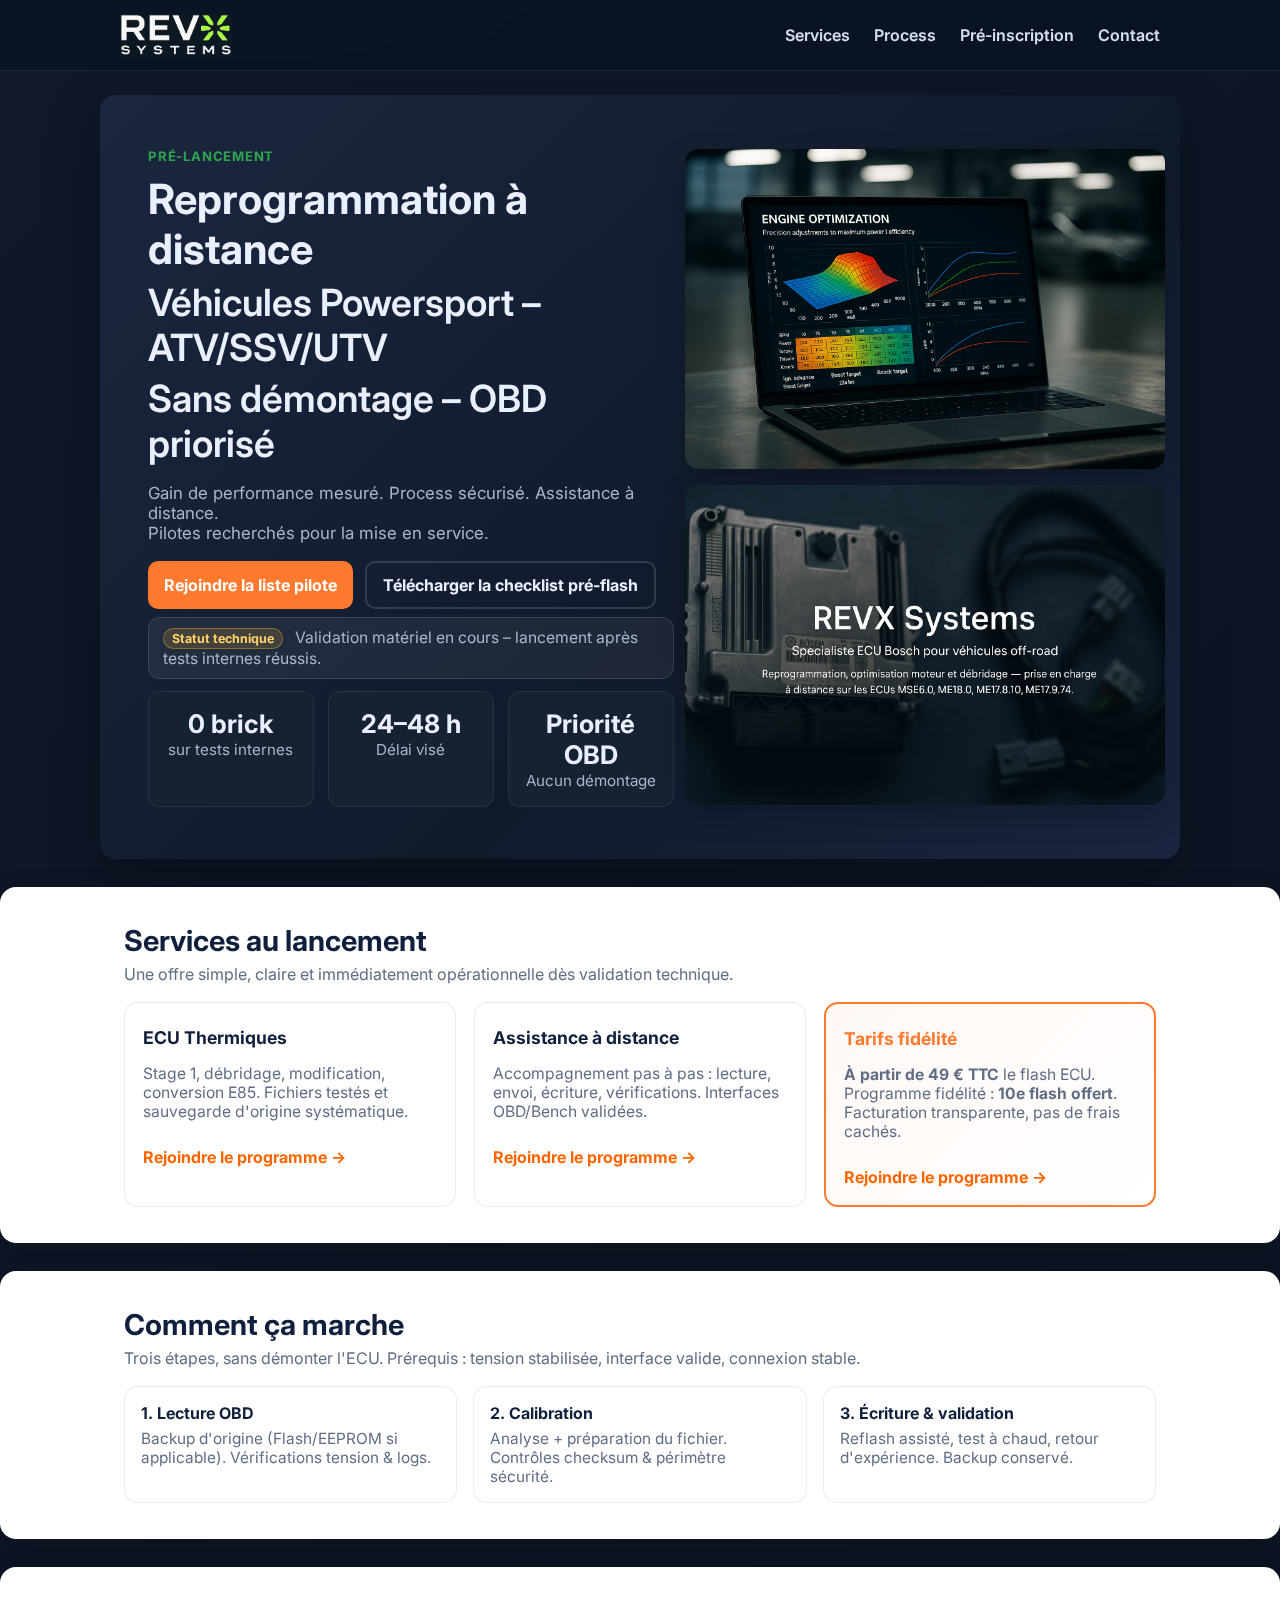
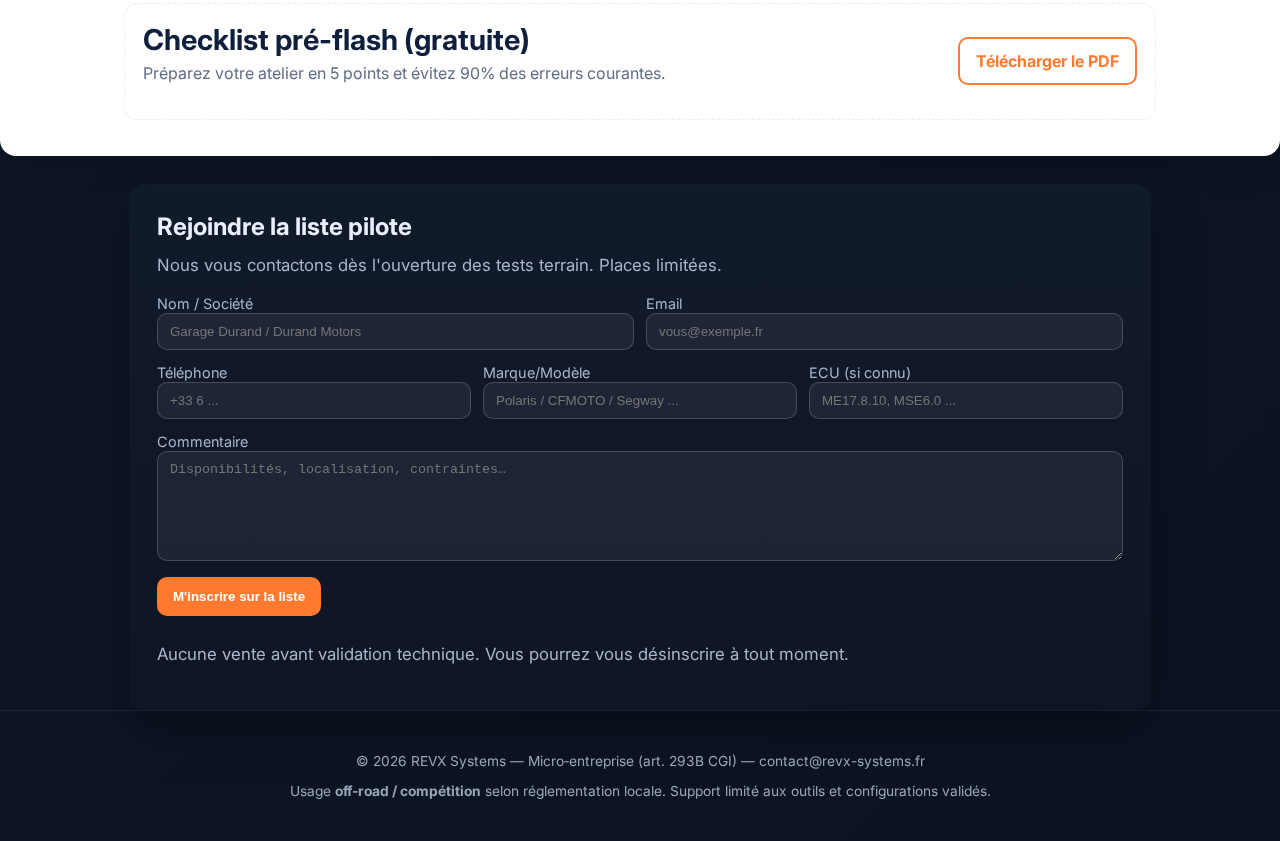
<file: index.html>
<!DOCTYPE html>
<html lang="fr">
<head>
  <meta charset="UTF-8" />
  <meta name="viewport" content="width=device-width, initial-scale=1" />
  <title>REVX Systems | Reprogrammation à distance sans démontage – ATV/SSV</title>
  <link href="https://fonts.googleapis.com/css2?family=Inter:wght@400;600;700&display=swap" rel="stylesheet">
  <style>
    :root {
      --bg-dark: #0e1420;
      --panel-dark: #162131;
      --text-light: #e8f0ff;
      --text-dim: #a9b6c9;
      --bg-light: #ffffff;
      --text-dark: #0f1f3c;
      --text-muted: #5f6d85;
      --divider: rgba(15,31,60,0.08);
      --accent: #ff7a2f;
      --accent-strong: #ff6600;
      --ok: #2da44e;
      --warn: #f0b429;
      --max: 1080px;
      --radius: 16px;
      --shadow: 0 20px 50px rgba(0,0,0,0.35);
      --shadow-soft: 0 10px 30px rgba(0,0,0,0.18);
    }

    * { box-sizing: border-box; }
    html { scroll-behavior: smooth; }
    body {
      margin: 0;
      font-family: 'Inter', system-ui, -apple-system, BlinkMacSystemFont, sans-serif;
      background: linear-gradient(135deg, #101829 0%, #0b1322 100%);
      color: var(--text-light);
    }
    a { color: inherit; text-decoration: none; }
    a:focus, button:focus, input:focus, select:focus, textarea:focus { 
      outline: 2px dashed var(--accent); 
      outline-offset: 3px; 
    }
    img { max-width: 100%; display: block; border-radius: 12px; }

    .skip { position: absolute; left: -9999px; }
    .skip:focus { 
      left: 16px; 
      top: 8px; 
      background: var(--accent); 
      color: #fff; 
      padding: 8px 12px; 
      border-radius: 8px; 
      z-index: 2000; 
    }

    header {
      position: sticky; 
      top: 0; 
      z-index: 1000;
      backdrop-filter: blur(8px) saturate(140%);
      -webkit-backdrop-filter: blur(8px) saturate(140%);
      background: rgba(10,18,32,0.7);
      border-bottom: 1px solid rgba(255,255,255,0.08);
    }
    .head { 
      max-width: var(--max); 
      margin: 0 auto; 
      padding: 14px 20px; 
      display: flex; 
      align-items: center; 
      justify-content: space-between; 
      min-height: 70px;
    }
    .head a[aria-label="Accueil"] img {
      height: 42px;
      width: auto;
      object-fit: contain;
      border-radius: 0;
    }
    nav a { 
      margin-left: 20px; 
      font-weight: 600; 
      color: var(--text-light); 
      opacity: .92; 
      transition: color 0.3s ease, opacity 0.3s ease;
      position: relative;
    }
    nav a:hover { color: var(--accent); opacity: 1; }
    nav a.active { color: var(--accent); opacity: 1; font-weight: 700; }
    nav a.active::after {
      content: '';
      position: absolute;
      bottom: -8px;
      left: 0;
      right: 0;
      height: 2px;
      background: var(--accent);
      border-radius: 1px;
    }

    main { display: grid; gap: 28px; }
    .wrap { max-width: var(--max); margin: 0 auto; padding: 0 20px; }

    .hero {
      background: linear-gradient(135deg, #1b2740 0%, #111a2b 60%, #1a2440 100%);
      border-radius: var(--radius);
      box-shadow: var(--shadow);
      margin: 24px auto 0;
      overflow: hidden;
    }
    .hero-grid { 
      display: grid; 
      grid-template-columns: 1.1fr .9fr; 
      gap: 28px; 
      align-items: center; 
      padding: 44px 28px; 
    }
    .eyebrow { 
      color: var(--ok); 
      font-weight: 700; 
      letter-spacing: .06em; 
      text-transform: uppercase; 
      font-size: .82rem; 
    }
    h1 { 
      font-size: clamp(1.9rem, 2vw + 1.2rem, 2.6rem); 
      margin: 10px 0 6px; 
      color: var(--text-light); 
    }
    .hero-subline { display: block; font-size: 0.9em; font-weight: 600; margin-top: 6px; }
    .sub { color: var(--text-dim); font-size: 1.05rem; margin-bottom: 18px; }

    .cta-row { display: flex; gap: 12px; flex-wrap: wrap; }
    .btn { 
      display: inline-flex; 
      align-items: center; 
      gap: 8px; 
      border-radius: 10px; 
      padding: 12px 16px; 
      font-weight: 700; 
      border: 0; 
      cursor: pointer; 
      transition: all 0.2s ease;
    }
    .btn-primary { background: var(--accent); color: #fff; }
    .btn-primary:hover { background: var(--accent-strong); }
    .btn-ghost { 
      background: transparent; 
      color: var(--text-light); 
      border: 2px solid rgba(232,240,255,0.15); 
    }
    .btn-ghost:hover { border-color: rgba(232,240,255,0.3); }

    .hero-figure { 
      padding: 10px; 
      display: flex; 
      flex-direction: column; 
      gap: 16px;
      justify-content: flex-end;
      width: 120%;
      margin-left: -10%;
      padding-left: 26px;
    }
    .hero-figure img { border-radius: 14px; box-shadow: var(--shadow-soft); }

    .status { 
      margin-top: 8px; 
      background: rgba(255,255,255,0.06); 
      border: 1px solid rgba(255,255,255,0.12); 
      border-radius: 12px; 
      padding: 10px 14px; 
      color: var(--text-dim); 
      font-size: .98rem; 
    }
    .badge { 
      display: inline-block; 
      padding: 2px 8px; 
      border-radius: 999px; 
      font-weight: 700; 
      font-size: .78rem; 
      margin-right: 8px; 
    }
    .badge-warn { 
      background: rgba(240,180,41,0.16); 
      color: #ffd36b; 
      border: 1px solid rgba(240,180,41,0.4); 
    }

    .proofs { display: grid; grid-template-columns: repeat(3, 1fr); gap: 14px; margin-top: 12px; }
    .kpi { 
      background: var(--panel-dark); 
      border: 1px solid rgba(255,255,255,0.08); 
      border-radius: 12px; 
      padding: 16px; 
      text-align: center; 
    }
    .kpi strong { display: block; font-size: 1.6rem; color: var(--text-light); }
    .kpi span { color: var(--text-dim); font-size: .95rem; }

    .section { 
      border-radius: var(--radius); 
      box-shadow: var(--shadow-soft); 
      background: var(--bg-light); 
      color: var(--text-dark); 
    }
    .section .wrap { padding: 36px 24px; }
    .section h2 { 
      margin: 0 0 6px; 
      font-size: clamp(1.4rem, 1.2vw + 1rem, 1.8rem); 
      color: var(--text-dark); 
    }
    .section p.lead { color: var(--text-muted); margin: 0 0 18px; }

    .grid { display: grid; grid-template-columns: repeat(12, 1fr); gap: 18px; }
    .card { 
      grid-column: span 4; 
      background: #fff; 
      border: 1px solid var(--divider); 
      border-radius: 14px; 
      padding: 18px;
      transition: transform 0.2s ease, box-shadow 0.2s ease;
      cursor: pointer;
    }
    .card:hover {
      transform: translateY(-3px);
      box-shadow: 0 8px 25px rgba(0,0,0,0.12), 0 3px 10px rgba(0,0,0,0.08);
    }
    .card h3 { margin: 6px 0 8px; color: var(--text-dark); font-size: 1.1rem; }
    .card p { color: var(--text-muted); font-size: .98rem; }
    .card .mini { 
      margin-top: 10px; 
      display: inline-flex; 
      align-items: center; 
      gap: 8px; 
      color: var(--accent-strong); 
      font-weight: 700; 
    }

    .steps { display: grid; grid-template-columns: repeat(3, 1fr); gap: 16px; margin-top: 8px; }
    .step { border: 1px solid var(--divider); border-radius: 14px; padding: 16px; background: #fff; }
    .step strong { display: block; color: var(--text-dark); margin-bottom: 6px; }
    .step p { margin: 0; color: var(--text-muted); font-size: .96rem; }

    .leadmag { 
      display: grid; 
      grid-template-columns: 1fr auto; 
      align-items: center; 
      gap: 20px; 
      border: 1px dashed var(--divider); 
      border-radius: 14px; 
      padding: 18px; 
      background: #fff; 
    }
    .btn-outline { border: 2px solid var(--accent); color: var(--accent); background: transparent; }
    .btn-outline:hover { background: var(--accent); color: #fff; }

    .cta { 
      background: linear-gradient(180deg, #111a2b 0%, #0e1525 100%); 
      border-radius: var(--radius); 
      box-shadow: var(--shadow); 
      color: var(--text-light); 
    }
    form { display: grid; grid-template-columns: repeat(6, 1fr); gap: 12px; }
    label { font-size: .9rem; color: var(--text-dim); }
    input, select, textarea { 
      width: 100%; 
      border-radius: 10px; 
      border: 1px solid rgba(255,255,255,0.18); 
      background: rgba(255,255,255,0.06); 
      color: var(--text-light); 
      padding: 10px 12px; 
    }
    textarea { min-height: 110px; }
    .span-3 { grid-column: span 3; }
    .span-2 { grid-column: span 2; }
    .span-6 { grid-column: span 6; }

    footer { 
      color: var(--text-dim); 
      text-align: center; 
      padding: 28px 20px; 
      border-top: 1px solid rgba(255,255,255,0.08); 
    }
    .legal { font-size: .86rem; opacity: .9; }

    @media (max-width: 940px) {
      .hero-grid { grid-template-columns: 1fr; padding: 28px; text-align: center; }
      .proofs { grid-template-columns: 1fr 1fr 1fr; }
      .grid .card { grid-column: span 6; }
      .steps { grid-template-columns: 1fr; }
      form { grid-template-columns: 1fr; }
      .span-2, .span-3, .span-6 { grid-column: 1 / -1; }
    }
  </style>
</head>
<body>
  <a href="#main" class="skip">Aller au contenu</a>
  
  <header>
    <div class="head wrap">
      <a href="#" aria-label="Accueil">
        <img src="assets/logo.png" alt="REVX Systems" height="42" />
      </a>
      <nav aria-label="Navigation principale">
        <a href="#services">Services</a>
        <a href="#process">Process</a>
        <a href="#waitlist" class="active">Pré-inscription</a>
        <a href="#contact">Contact</a>
      </nav>
    </div>
  </header>

  <main id="main">
    <section class="hero wrap" aria-labelledby="hero-title">
      <div class="hero-grid">
        <div>
          <div class="eyebrow">Pré-lancement</div>
          <h1 id="hero-title">
            Reprogrammation à distance
            <span class="hero-subline">Véhicules Powersport – ATV/SSV/UTV</span>
            <span class="hero-subline">Sans démontage – OBD priorisé</span>
          </h1>
          <p class="sub">
            Gain de performance mesuré. Process sécurisé. Assistance à distance.<br/>
            Pilotes recherchés pour la mise en service.
          </p>
          <div class="cta-row">
            <a href="#waitlist" class="btn btn-primary">Rejoindre la liste pilote</a>
            <a href="#leadmag" class="btn btn-ghost">Télécharger la checklist pré-flash</a>
          </div>
          <div class="status" role="status" aria-live="polite">
            <span class="badge badge-warn">Statut technique</span>
            Validation matériel en cours – lancement après tests internes réussis.
          </div>
          <div class="proofs" aria-label="Indicateurs de confiance">
            <div class="kpi"><strong>0 brick</strong><span>sur tests internes</span></div>
            <div class="kpi"><strong>24–48 h</strong><span>Délai visé</span></div>
            <div class="kpi"><strong>Priorité OBD</strong><span>Aucun démontage</span></div>
          </div>
        </div>
        <div class="hero-figure">
          <img src="assets/Laptop_OPT.png" alt="Interface de programmation" loading="lazy" />
          <img src="assets/ECU_1_H.png" alt="Illustration de procédure à distance" loading="lazy" />
        </div>
      </div>
    </section>

    <section id="services" class="section" aria-labelledby="services-title">
      <div class="wrap">
        <h2 id="services-title">Services au lancement</h2>
        <p class="lead">Une offre simple, claire et immédiatement opérationnelle dès validation technique.</p>
        <div class="grid">
          <article class="card" aria-labelledby="c1">
            <h3 id="c1">ECU Thermiques</h3>
            <p>Stage 1, débridage, modification, conversion E85. Fichiers testés et sauvegarde d'origine systématique.</p>
            <a class="mini" href="#waitlist">Rejoindre le programme →</a>
          </article>
          <article class="card" aria-labelledby="c2">
            <h3 id="c2">Assistance à distance</h3>
            <p>Accompagnement pas à pas : lecture, envoi, écriture, vérifications. Interfaces OBD/Bench validées.</p>
            <a class="mini" href="#waitlist">Rejoindre le programme →</a>
          </article>
          <article class="card" aria-labelledby="c3" style="border: 2px solid var(--accent); background: linear-gradient(135deg, #fff8f5 0%, #ffffff 100%);">
            <h3 id="c3" style="color: var(--accent);">Tarifs fidélité</h3>
            <p><strong>À partir de 49 € TTC</strong> le flash ECU.<br/>Programme fidélité : <strong>10e flash offert</strong>. Facturation transparente, pas de frais cachés.</p>
            <a class="mini" href="#waitlist">Rejoindre le programme →</a>
          </article>
        </div>
      </div>
    </section>

    <section id="process" class="section" aria-labelledby="process-title">
      <div class="wrap">
        <h2 id="process-title">Comment ça marche</h2>
        <p class="lead">Trois étapes, sans démonter l'ECU. Prérequis : tension stabilisée, interface valide, connexion stable.</p>
        <div class="steps" role="list">
          <div class="step" role="listitem">
            <strong>1. Lecture OBD</strong>
            <p>Backup d'origine (Flash/EEPROM si applicable). Vérifications tension & logs.</p>
          </div>
          <div class="step" role="listitem">
            <strong>2. Calibration</strong>
            <p>Analyse + préparation du fichier. Contrôles checksum & périmètre sécurité.</p>
          </div>
          <div class="step" role="listitem">
            <strong>3. Écriture & validation</strong>
            <p>Reflash assisté, test à chaud, retour d'expérience. Backup conservé.</p>
          </div>
        </div>
      </div>
    </section>

    <section id="leadmag" class="section" aria-labelledby="lead-title">
      <div class="wrap">
        <div class="leadmag">
          <div>
            <h2 id="lead-title">Checklist pré-flash (gratuite)</h2>
            <p class="lead">Préparez votre atelier en 5 points et évitez 90% des erreurs courantes.</p>
          </div>
          <a class="btn btn-outline" href="assets/Checklist pré-flash.pdf" download>Télécharger le PDF</a>
        </div>
      </div>
    </section>

    <section id="waitlist" class="cta wrap" aria-labelledby="wl-title" style="padding: 28px;">
      <h2 id="wl-title" style="margin-top:0">Rejoindre la liste pilote</h2>
      <p class="sub" style="margin-top:-6px">Nous vous contactons dès l'ouverture des tests terrain. Places limitées.</p>
      <form action="https://formsubmit.co/contact@revx-systems.fr" method="POST" aria-describedby="wl-note">
        <input type="hidden" name="_subject" value="Nouvelle inscription liste pilote REVX Systems">
        <input type="hidden" name="_next" value="https://www.revx-systems.fr/merci.html">
        <input type="hidden" name="_captcha" value="false">
        <input type="hidden" name="_template" value="table">
        
        <div class="span-3">
          <label for="name">Nom / Société</label>
          <input id="name" name="name" type="text" placeholder="Garage Durand / Durand Motors" required />
        </div>
        <div class="span-3">
          <label for="email">Email</label>
          <input id="email" name="email" type="email" placeholder="vous@exemple.fr" required />
        </div>
        <div class="span-2">
          <label for="phone">Téléphone</label>
          <input id="phone" name="phone" type="tel" placeholder="+33 6 ..." />
        </div>
        <div class="span-2">
          <label for="brand">Marque/Modèle</label>
          <input id="brand" name="brand" type="text" placeholder="Polaris / CFMOTO / Segway ..." />
        </div>
        <div class="span-2">
          <label for="ecu">ECU (si connu)</label>
          <input id="ecu" name="ecu" type="text" placeholder="ME17.8.10, MSE6.0 ..." />
        </div>
        <div class="span-6">
          <label for="msg">Commentaire</label>
          <textarea id="msg" name="msg" placeholder="Disponibilités, localisation, contraintes…"></textarea>
        </div>
        <div class="span-6">
          <button class="btn btn-primary" type="submit">M'inscrire sur la liste</button>
        </div>
        <p id="wl-note" class="sub" style="grid-column: 1 / -1">
          Aucune vente avant validation technique. Vous pourrez vous désinscrire à tout moment.
        </p>
      </form>
    </section>
  </main>

  <footer id="contact">
    <div class="wrap">
      <p class="legal">
        © <span id="year"></span> REVX Systems — Micro‑entreprise (art. 293B CGI) — contact@revx-systems.fr
      </p>
      <p class="legal">
        Usage <strong>off‑road / compétition</strong> selon réglementation locale. Support limité aux outils et configurations validés.
      </p>
    </div>
  </footer>

  <script>
    document.getElementById('year').textContent = new Date().getFullYear();
    
    const sections = document.querySelectorAll('section[id]');
    const navLinks = document.querySelectorAll('nav a[href^="#"]');
    
    function updateActiveNav() {
      let current = '';
      
      sections.forEach(section => {
        const sectionTop = section.offsetTop - 100;
        const sectionHeight = section.offsetHeight;
        
        if (window.pageYOffset >= sectionTop && window.pageYOffset < sectionTop + sectionHeight) {
          current = section.getAttribute('id');
        }
      });
      
      navLinks.forEach(link => {
        link.classList.remove('active');
        if (link.getAttribute('href') === `#${current}`) {
          link.classList.add('active');
        }
      });
    }
    
    window.addEventListener('scroll', updateActiveNav);
    
    navLinks.forEach(link => {
      link.addEventListener('click', function(e) {
        navLinks.forEach(l => l.classList.remove('active'));
        this.classList.add('active');
      });
    });
    
    updateActiveNav();
  </script>
</body>
</html>
</file>
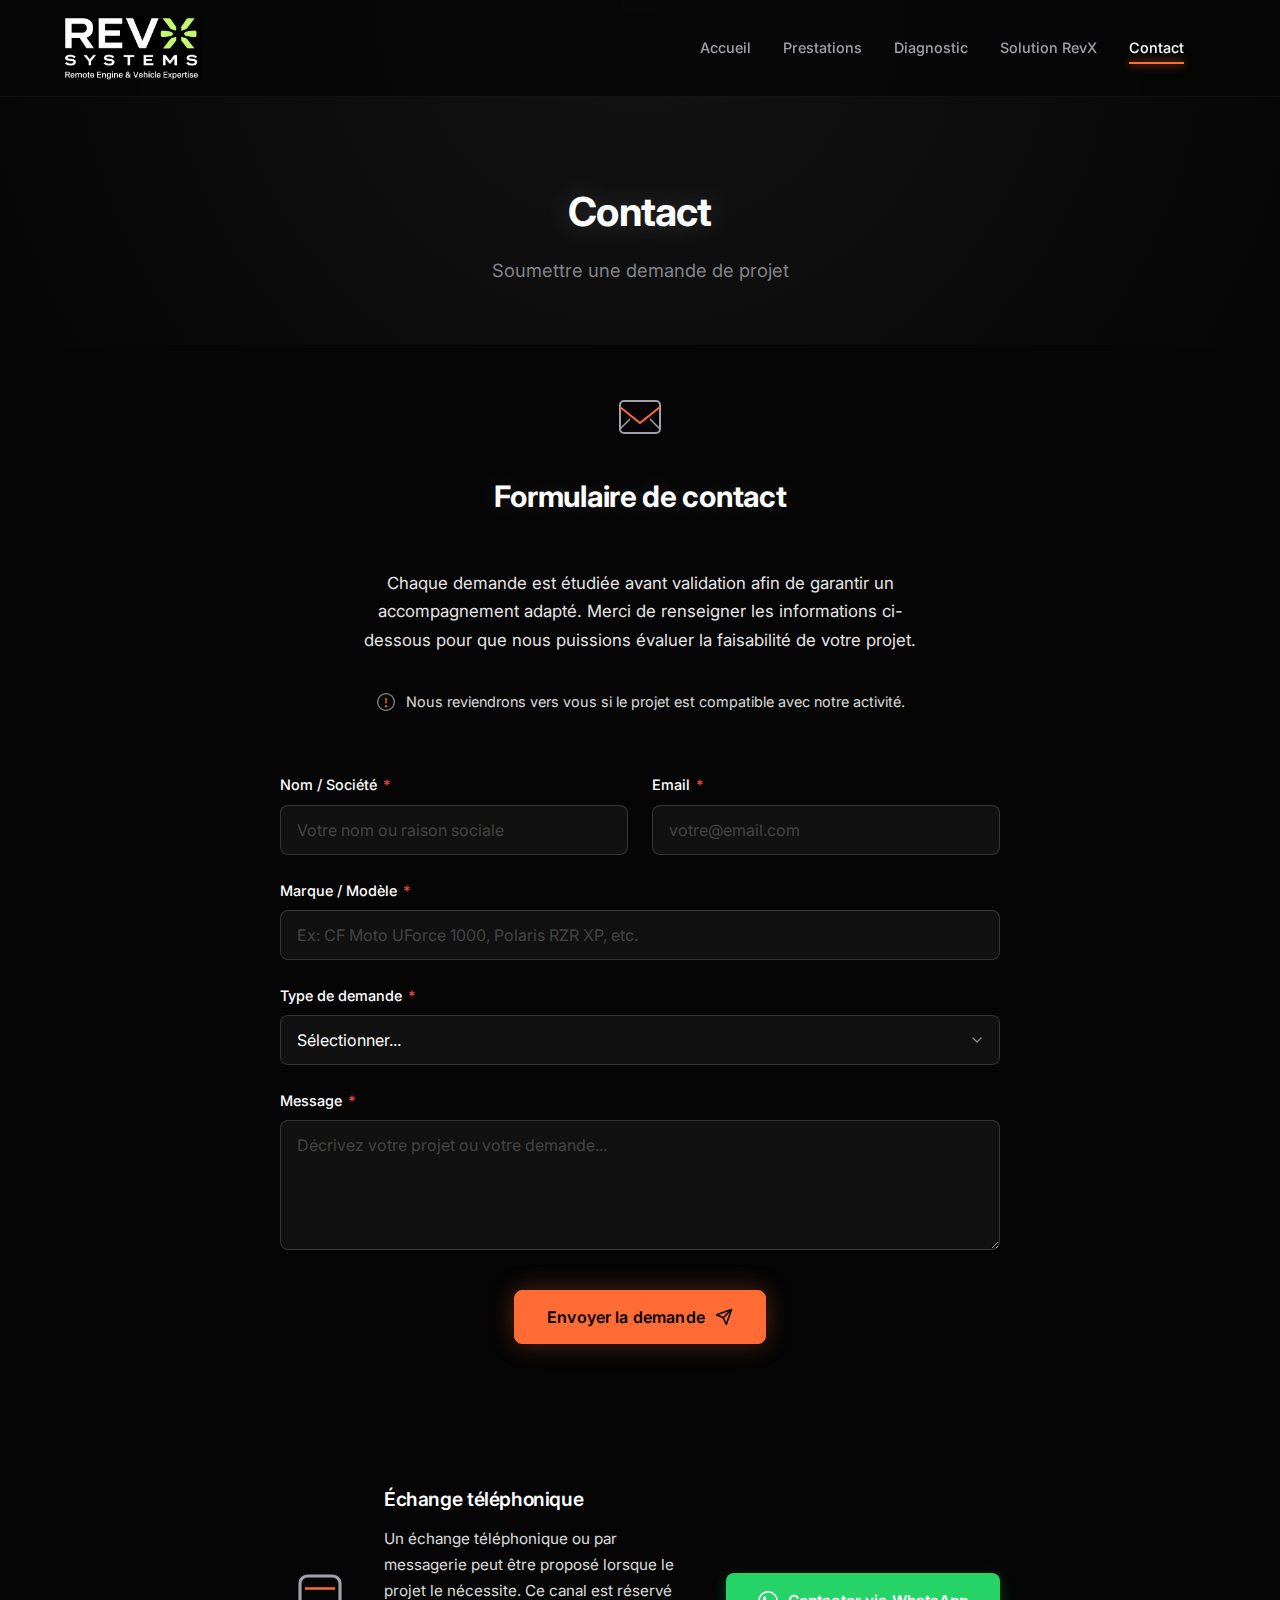
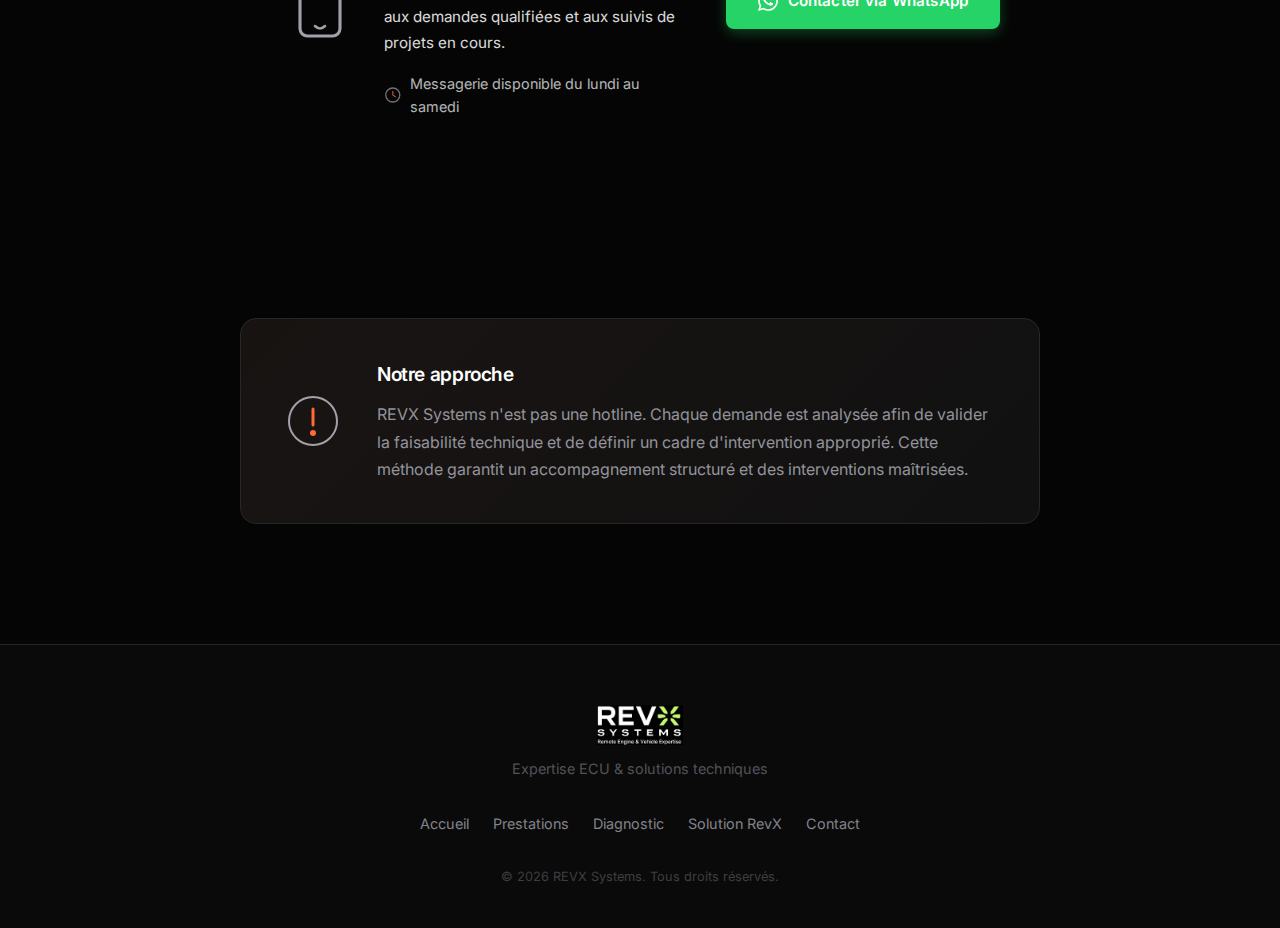
<file: contact.html>
<!DOCTYPE html>
<html lang="fr">
<head>
    <meta charset="UTF-8">
    <meta name="viewport" content="width=device-width, initial-scale=1.0">
    <meta name="description" content="Contactez REVX Systems - Expertise ECU et support technique pour véhicules de loisirs. Demande de projet qualifiée.">
    <title>Contact - REVX Systems</title>
    <link rel="stylesheet" href="css/styles.css">
    <link rel="stylesheet" href="css/theme-modern.css" id="theme-modern">
    <link rel="stylesheet" href="css/theme-v1.css" id="theme-v1" disabled>
    <link rel="preconnect" href="https://fonts.googleapis.com">
    <link rel="preconnect" href="https://fonts.gstatic.com" crossorigin>
    <link href="https://fonts.googleapis.com/css2?family=Inter:wght@300;400;500;600;700&family=JetBrains+Mono:wght@400;500&display=swap" rel="stylesheet">
</head>
<body>
    <!-- Header -->
    <header class="header">
        <div class="container header-content">
            <a href="index.html" class="logo">
                <img src="assets/logo_revx.png" alt="REVX Systems">
            </a>
            <nav class="nav">
                <ul class="nav-list">
                    <li><a href="index.html" class="nav-link">Accueil</a></li>
                    <li><a href="prestations.html" class="nav-link">Prestations</a></li>
                    <li><a href="diagnostic.html" class="nav-link">Diagnostic</a></li>
                    <li><a href="solution.html" class="nav-link">Solution RevX</a></li>
                    <li><a href="contact.html" class="nav-link active">Contact</a></li>
                </ul>
            </nav>
            <div class="header-actions">
                <button class="mobile-menu-btn" id="mobileMenuBtn" aria-label="Menu">
                    <span></span>
                    <span></span>
                    <span></span>
                </button>
            </div>
        </div>
    </header>

    <!-- Mobile Navigation -->
    <div class="mobile-nav" id="mobileNav">
        <ul class="mobile-nav-list">
            <li><a href="index.html" class="mobile-nav-link">Accueil</a></li>
            <li><a href="prestations.html" class="mobile-nav-link">Prestations</a></li>
            <li><a href="diagnostic.html" class="mobile-nav-link">Diagnostic</a></li>
            <li><a href="solution.html" class="mobile-nav-link">Solution RevX</a></li>
            <li><a href="contact.html" class="mobile-nav-link active">Contact</a></li>
        </ul>
    </div>

    <!-- Page Header -->
    <section class="page-header">
        <div class="container">
            <h1 class="page-title">Contact</h1>
            <p class="page-subtitle">Soumettre une demande de projet</p>
        </div>
    </section>

    <!-- ================================ -->
    <!-- SECTION 1 : FORMULAIRE EMAIL    -->
    <!-- ================================ -->
    <section class="section contact-form-section">
        <div class="container">
            <div class="contact-form-wrapper">
                <div class="contact-form-intro">
                    <div class="form-intro-icon">
                        <svg viewBox="0 0 64 64" fill="none">
                            <rect x="12" y="16" width="40" height="32" rx="4" class="svg-stroke" stroke-width="2"/>
                            <path d="M12 22 L32 38 L52 22" class="svg-stroke-accent" stroke-width="2" fill="none"/>
                            <line x1="12" y1="44" x2="22" y2="34" class="svg-stroke" stroke-width="1.5"/>
                            <line x1="52" y1="44" x2="42" y2="34" class="svg-stroke" stroke-width="1.5"/>
                        </svg>
                    </div>
                    <h2 class="section-title">Formulaire de contact</h2>
                    <p class="form-intro-text">
                        Chaque demande est étudiée avant validation afin de garantir un accompagnement adapté. 
                        Merci de renseigner les informations ci-dessous pour que nous puissions évaluer 
                        la faisabilité de votre projet.
                    </p>
                    <div class="form-intro-note">
                        <svg viewBox="0 0 24 24" fill="none" class="intro-note-icon">
                            <circle cx="12" cy="12" r="10" class="svg-stroke" stroke-width="1.5"/>
                            <line x1="12" y1="8" x2="12" y2="13" class="svg-stroke-accent" stroke-width="2" stroke-linecap="round"/>
                            <circle cx="12" cy="17" r="1.5" class="svg-fill-accent"/>
                        </svg>
                        <span>Nous reviendrons vers vous si le projet est compatible avec notre activité.</span>
                    </div>
                </div>

                <form action="https://formsubmit.co/ajax/contact@revx-systems.fr" method="POST" class="contact-form" id="contactForm">
                    <!-- FormSubmit Configuration -->
                    <input type="hidden" name="_subject" value="Nouvelle demande de projet - REVX Systems">
                    <input type="hidden" name="_captcha" value="false">
                    <input type="hidden" name="_template" value="table">
                    <input type="hidden" name="_next" value="https://revx-systems.fr/merci.html">
                    <input type="text" name="_honey" style="display:none">

                    <div class="form-row">
                        <div class="form-group">
                            <label for="name" class="form-label">Nom / Société <span class="required">*</span></label>
                            <input type="text" id="name" name="nom_societe" required class="form-input" placeholder="Votre nom ou raison sociale">
                        </div>
                        <div class="form-group">
                            <label for="email" class="form-label">Email <span class="required">*</span></label>
                            <input type="email" id="email" name="email" required class="form-input" placeholder="votre@email.com">
                        </div>
                    </div>

                    <div class="form-group">
                        <label for="brand_model" class="form-label">Marque / Modèle <span class="required">*</span></label>
                        <input type="text" id="brand_model" name="marque_modele" required class="form-input" placeholder="Ex: CF Moto UForce 1000, Polaris RZR XP, etc.">
                    </div>

                    <div class="form-group">
                        <label for="request_type" class="form-label">Type de demande <span class="required">*</span></label>
                        <select id="request_type" name="type_demande" required class="form-input form-select">
                            <option value="">Sélectionner...</option>
                            <option value="Reprogrammation ECU">Reprogrammation ECU</option>
                            <option value="Diagnostic calculateur">Diagnostic calculateur</option>
                            <option value="Support technique">Support technique</option>
                            <option value="Demande d'information">Demande d'information</option>
                            <option value="Autre">Autre</option>
                        </select>
                    </div>

                    <div class="form-group">
                        <label for="message" class="form-label">Message <span class="required">*</span></label>
                        <textarea id="message" name="message" required class="form-input form-textarea" rows="5" placeholder="Décrivez votre projet ou votre demande..."></textarea>
                    </div>

                    <div class="form-actions">
                        <button type="submit" class="btn btn-primary btn-submit">
                            <span>Envoyer la demande</span>
                            <svg viewBox="0 0 24 24" fill="none" class="btn-icon">
                                <path d="M22 2L11 13" stroke="currentColor" stroke-width="2" stroke-linecap="round" stroke-linejoin="round"/>
                                <path d="M22 2L15 22L11 13L2 9L22 2Z" stroke="currentColor" stroke-width="2" stroke-linecap="round" stroke-linejoin="round"/>
                            </svg>
                        </button>
                    </div>
                </form>

                <!-- Message de confirmation -->
                <div class="form-success-message" id="successMessage" style="display: none;">
                    <div class="success-icon">
                        <svg viewBox="0 0 64 64" fill="none">
                            <circle cx="32" cy="32" r="28" class="svg-stroke-accent" stroke-width="2"/>
                            <path d="M20 32 L28 40 L44 24" class="svg-stroke-accent" stroke-width="3" stroke-linecap="round" stroke-linejoin="round"/>
                        </svg>
                    </div>
                    <h3 class="success-title">Demande transmise</h3>
                    <p class="success-text">
                        Votre demande a bien été transmise. Nous reviendrons vers vous si le projet 
                        est compatible avec notre activité.
                    </p>
                </div>
            </div>
        </div>
    </section>

    <!-- ================================ -->
    <!-- SECTION 2 : CONTACT TÉLÉPHONIQUE -->
    <!-- ================================ -->
    <section class="section phone-section">
        <div class="container">
            <div class="phone-wrapper">
                <div class="phone-content">
                    <div class="phone-icon">
                        <svg viewBox="0 0 64 64" fill="none">
                            <!-- Icône téléphone -->
                            <rect x="16" y="12" width="32" height="48" rx="6" class="svg-stroke" stroke-width="2.5"/>
                            <path d="M28 52 Q32 56 36 52" class="svg-stroke" stroke-width="2" stroke-linecap="round"/>
                            <line x1="20" y1="22" x2="44" y2="22" class="svg-stroke-accent" stroke-width="2"/>
                        </svg>
                    </div>
                    <div class="phone-text">
                        <h3 class="phone-title">Échange téléphonique</h3>
                        <p class="phone-description">
                            Un échange téléphonique ou par messagerie peut être proposé lorsque le projet 
                            le nécessite. Ce canal est réservé aux demandes qualifiées et aux suivis de projets en cours.
                        </p>
                        <p class="phone-schedule">
                            <svg viewBox="0 0 20 20" fill="none" class="schedule-icon">
                                <circle cx="10" cy="10" r="8" class="svg-stroke" stroke-width="1.5"/>
                                <path d="M10 6 L10 10 L13 12" class="svg-stroke-accent" stroke-width="1.5" stroke-linecap="round"/>
                            </svg>
                            <span>Messagerie disponible du lundi au samedi</span>
                        </p>
                    </div>
                </div>
                <div class="phone-action">
                    <a href="https://wa.me/33954207754" target="_blank" rel="noopener noreferrer" class="btn btn-whatsapp">
                        <svg viewBox="0 0 24 24" fill="currentColor" class="whatsapp-icon">
                            <path d="M17.472 14.382c-.297-.149-1.758-.867-2.03-.967-.273-.099-.471-.148-.67.15-.197.297-.767.966-.94 1.164-.173.199-.347.223-.644.075-.297-.15-1.255-.463-2.39-1.475-.883-.788-1.48-1.761-1.653-2.059-.173-.297-.018-.458.13-.606.134-.133.298-.347.446-.52.149-.174.198-.298.298-.497.099-.198.05-.371-.025-.52-.075-.149-.669-1.612-.916-2.207-.242-.579-.487-.5-.669-.51-.173-.008-.371-.01-.57-.01-.198 0-.52.074-.792.372-.272.297-1.04 1.016-1.04 2.479 0 1.462 1.065 2.875 1.213 3.074.149.198 2.096 3.2 5.077 4.487.709.306 1.262.489 1.694.625.712.227 1.36.195 1.871.118.571-.085 1.758-.719 2.006-1.413.248-.694.248-1.289.173-1.413-.074-.124-.272-.198-.57-.347m-5.421 7.403h-.004a9.87 9.87 0 01-5.031-1.378l-.361-.214-3.741.982.998-3.648-.235-.374a9.86 9.86 0 01-1.51-5.26c.001-5.45 4.436-9.884 9.888-9.884 2.64 0 5.122 1.03 6.988 2.898a9.825 9.825 0 012.893 6.994c-.003 5.45-4.437 9.884-9.885 9.884m8.413-18.297A11.815 11.815 0 0012.05 0C5.495 0 .16 5.335.157 11.892c0 2.096.547 4.142 1.588 5.945L.057 24l6.305-1.654a11.882 11.882 0 005.683 1.448h.005c6.554 0 11.89-5.335 11.893-11.893a11.821 11.821 0 00-3.48-8.413z"/>
                        </svg>
                        <span>Contacter via WhatsApp</span>
                    </a>
                </div>
            </div>
        </div>
    </section>

    <!-- Process Note -->
    <section class="section process-note">
        <div class="container">
            <div class="note-block">
                <div class="note-icon">
                    <svg viewBox="0 0 64 64" fill="none">
                        <circle cx="32" cy="32" r="24" class="svg-stroke" stroke-width="2"/>
                        <line x1="32" y1="20" x2="32" y2="36" class="svg-stroke-accent" stroke-width="3" stroke-linecap="round"/>
                        <circle cx="32" cy="44" r="3" class="svg-fill-accent"/>
                    </svg>
                </div>
                <div class="note-content">
                    <h3 class="note-title">Notre approche</h3>
                    <p class="note-text">
                        REVX Systems n'est pas une hotline. Chaque demande est analysée afin de valider 
                        la faisabilité technique et de définir un cadre d'intervention approprié. 
                        Cette méthode garantit un accompagnement structuré et des interventions maîtrisées.
                    </p>
                </div>
            </div>
        </div>
    </section>

    <!-- Footer -->
    <footer class="footer">
        <div class="container">
            <div class="footer-content">
                <div class="footer-brand">
                    <img src="assets/logo_revx.png" alt="REVX Systems" class="footer-logo">
                    <p class="footer-tagline">Expertise ECU & solutions techniques</p>
                </div>
                <nav class="footer-nav">
                    <a href="index.html">Accueil</a>
                    <a href="prestations.html">Prestations</a>
                    <a href="diagnostic.html">Diagnostic</a>
                    <a href="solution.html">Solution RevX</a>
                    <a href="contact.html">Contact</a>
                </nav>
                <p class="footer-copy">&copy; 2026 REVX Systems. Tous droits réservés.</p>
            </div>
        </div>
    </footer>

    <script src="js/main.js"></script>
    <script>
        document.addEventListener('DOMContentLoaded', function() {
            const form = document.getElementById('contactForm');
            const submitButton = form?.querySelector('.btn-submit');

            if (!form) return;

            form.addEventListener('submit', async function(event) {
                event.preventDefault();

                if (submitButton) {
                    submitButton.disabled = true;
                    submitButton.classList.add('is-loading');
                }

                try {
                    const formData = new FormData(form);
                    const response = await fetch(form.action, {
                        method: 'POST',
                        body: formData,
                        headers: {
                            'Accept': 'application/json'
                        }
                    });

                    if (response.ok) {
                        window.location.href = 'merci.html';
                        return;
                    }

                    alert("Une erreur est survenue lors de l'envoi. Merci de réessayer.");
                } catch (error) {
                    alert("Une erreur est survenue lors de l'envoi. Merci de réessayer.");
                } finally {
                    if (submitButton) {
                        submitButton.disabled = false;
                        submitButton.classList.remove('is-loading');
                    }
                }
            });
        });
    </script>
</body>
</html>
</file>
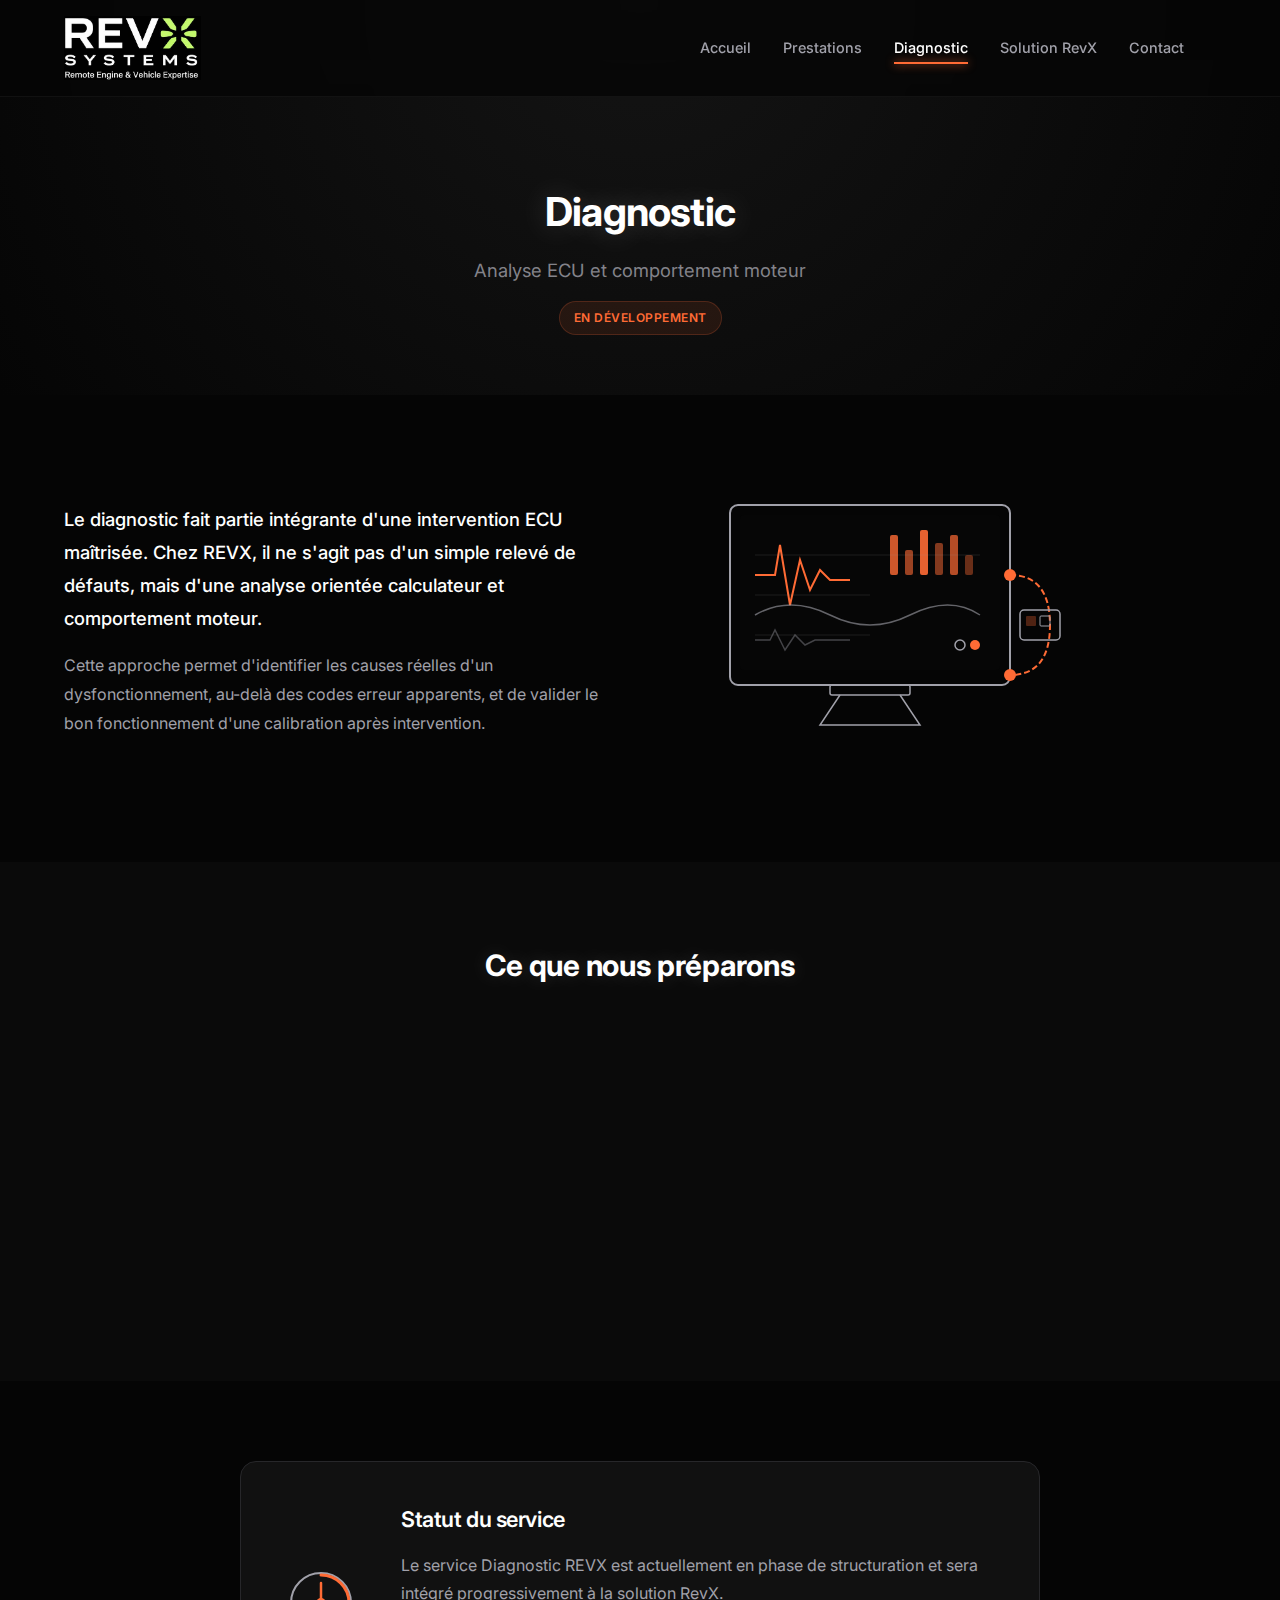
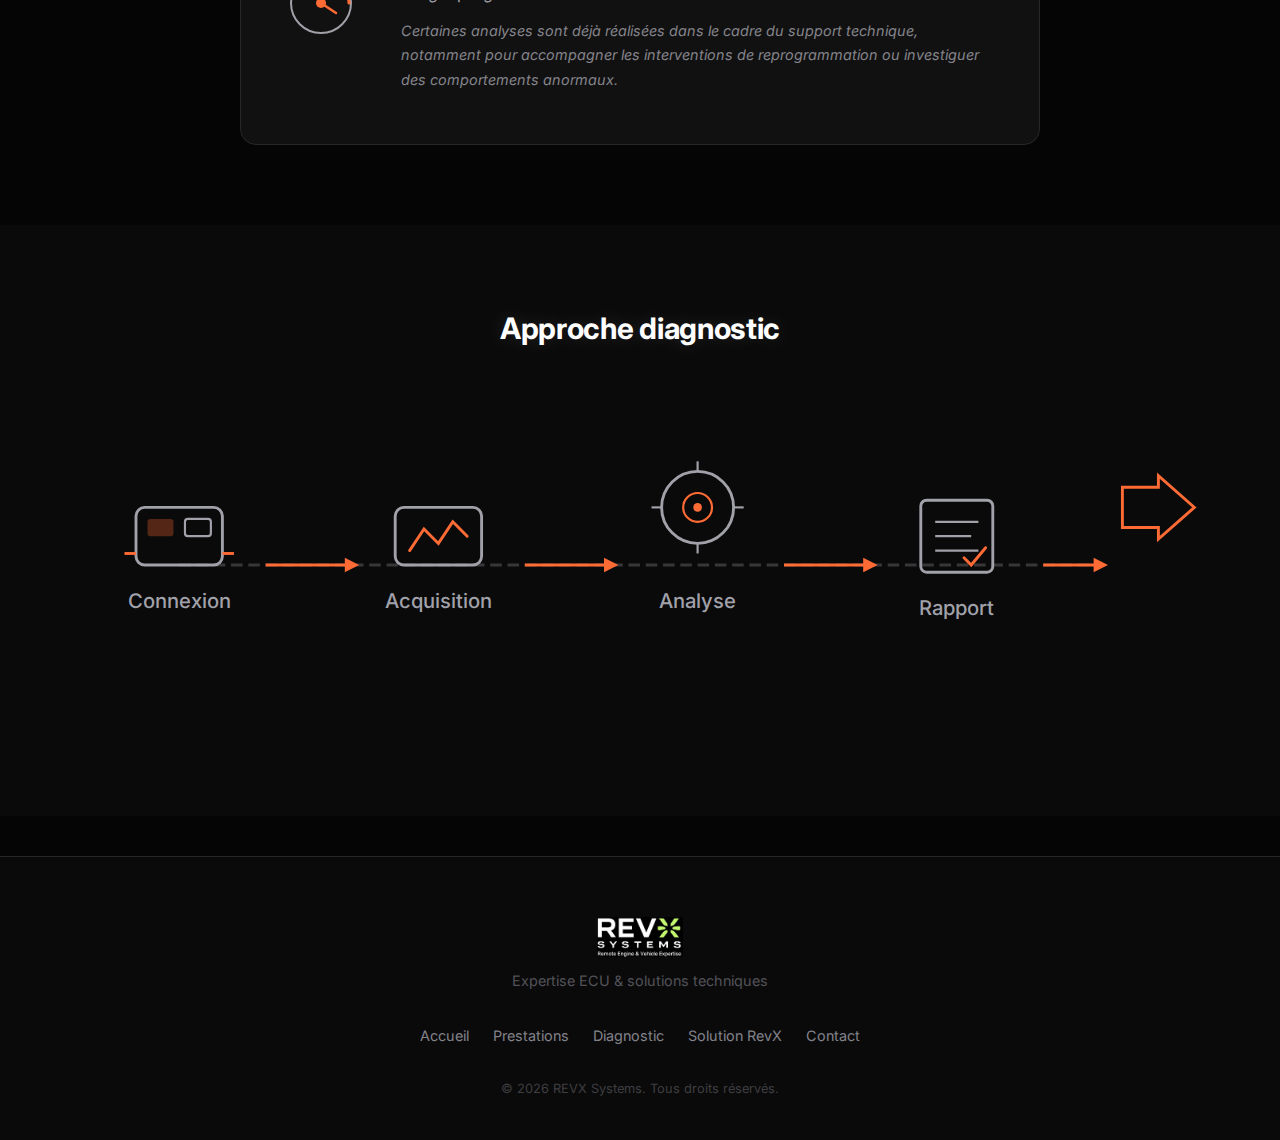
<file: diagnostic.html>
<!DOCTYPE html>
<html lang="fr">
<head>
    <meta charset="UTF-8">
    <meta name="viewport" content="width=device-width, initial-scale=1.0">
    <meta name="description" content="Diagnostic ECU REVX Systems - Analyse avancée des calculateurs et comportement moteur.">
    <title>Diagnostic - REVX Systems</title>
    <link rel="stylesheet" href="css/styles.css">
    <link rel="stylesheet" href="css/theme-modern.css" id="theme-modern">
    <link rel="stylesheet" href="css/theme-v1.css" id="theme-v1" disabled>
    <link rel="preconnect" href="https://fonts.googleapis.com">
    <link rel="preconnect" href="https://fonts.gstatic.com" crossorigin>
    <link href="https://fonts.googleapis.com/css2?family=Inter:wght@300;400;500;600;700&family=JetBrains+Mono:wght@400;500&display=swap" rel="stylesheet">
</head>
<body>
    <!-- Header -->
    <header class="header">
        <div class="container header-content">
            <a href="index.html" class="logo">
                <img src="assets/logo_revx.png" alt="REVX Systems">
            </a>
            <nav class="nav">
                <ul class="nav-list">
                    <li><a href="index.html" class="nav-link">Accueil</a></li>
                    <li><a href="prestations.html" class="nav-link">Prestations</a></li>
                    <li><a href="diagnostic.html" class="nav-link active">Diagnostic</a></li>
                    <li><a href="solution.html" class="nav-link">Solution RevX</a></li>
                    <li><a href="contact.html" class="nav-link">Contact</a></li>
                </ul>
            </nav>
            <div class="header-actions">
                <button class="mobile-menu-btn" id="mobileMenuBtn" aria-label="Menu">
                    <span></span>
                    <span></span>
                    <span></span>
                </button>
            </div>
        </div>
    </header>

    <!-- Mobile Navigation -->
    <div class="mobile-nav" id="mobileNav">
        <ul class="mobile-nav-list">
            <li><a href="index.html" class="mobile-nav-link">Accueil</a></li>
            <li><a href="prestations.html" class="mobile-nav-link">Prestations</a></li>
            <li><a href="diagnostic.html" class="mobile-nav-link active">Diagnostic</a></li>
            <li><a href="solution.html" class="mobile-nav-link">Solution RevX</a></li>
            <li><a href="contact.html" class="mobile-nav-link">Contact</a></li>
        </ul>
    </div>

    <!-- Page Header -->
    <section class="page-header">
        <div class="container">
            <h1 class="page-title">Diagnostic</h1>
            <p class="page-subtitle">Analyse ECU et comportement moteur</p>
            <span class="page-badge">En développement</span>
        </div>
    </section>

    <!-- Diagnostic Intro -->
    <section class="section diagnostic-intro">
        <div class="container">
            <div class="intro-block">
                <div class="intro-content">
                    <p class="intro-text intro-text--lead">
                        Le diagnostic fait partie intégrante d'une intervention ECU maîtrisée. 
                        Chez REVX, il ne s'agit pas d'un simple relevé de défauts, mais d'une 
                        analyse orientée calculateur et comportement moteur.
                    </p>
                    <p class="intro-text">
                        Cette approche permet d'identifier les causes réelles d'un dysfonctionnement, 
                        au-delà des codes erreur apparents, et de valider le bon fonctionnement 
                        d'une calibration après intervention.
                    </p>
                </div>
                <div class="intro-visual">
                    <svg class="diagnostic-illustration" viewBox="0 0 400 300" fill="none">
                        <!-- Monitor frame -->
                        <rect x="60" y="30" width="280" height="180" rx="8" class="svg-stroke" stroke-width="2"/>
                        <rect x="70" y="40" width="260" height="155" rx="4" class="svg-fill-dark"/>
                        <!-- Screen content - waveforms -->
                        <path d="M85 100 L105 100 L110 70 L120 130 L130 85 L140 115 L150 95 L160 105 L180 105" 
                              class="svg-stroke-accent" stroke-width="2" fill="none"/>
                        <path d="M85 140 Q120 120 160 140 Q200 160 240 140 Q280 120 310 140" 
                              class="svg-stroke" stroke-width="1.5" fill="none" opacity="0.6"/>
                        <path d="M85 165 L100 165 L105 155 L115 175 L125 160 L135 170 L145 165 L180 165" 
                              class="svg-stroke" stroke-width="1.5" fill="none" opacity="0.4"/>
                        <!-- Data bars -->
                        <rect x="220" y="60" width="8" height="40" rx="2" class="svg-fill-accent" opacity="0.8"/>
                        <rect x="235" y="75" width="8" height="25" rx="2" class="svg-fill-accent" opacity="0.6"/>
                        <rect x="250" y="55" width="8" height="45" rx="2" class="svg-fill-accent" opacity="0.9"/>
                        <rect x="265" y="68" width="8" height="32" rx="2" class="svg-fill-accent" opacity="0.5"/>
                        <rect x="280" y="60" width="8" height="40" rx="2" class="svg-fill-accent" opacity="0.7"/>
                        <rect x="295" y="80" width="8" height="20" rx="2" class="svg-fill-accent" opacity="0.4"/>
                        <!-- Grid lines -->
                        <line x1="85" y1="80" x2="310" y2="80" class="svg-stroke" stroke-width="0.5" opacity="0.3"/>
                        <line x1="85" y1="120" x2="200" y2="120" class="svg-stroke" stroke-width="0.5" opacity="0.3"/>
                        <line x1="85" y1="160" x2="200" y2="160" class="svg-stroke" stroke-width="0.5" opacity="0.3"/>
                        <!-- Status indicators -->
                        <circle cx="305" cy="170" r="5" class="svg-fill-accent"/>
                        <circle cx="290" cy="170" r="5" class="svg-stroke" stroke-width="1.5"/>
                        <!-- Stand -->
                        <rect x="160" y="210" width="80" height="10" rx="2" class="svg-stroke" stroke-width="1.5"/>
                        <path d="M170 220 L150 250 L250 250 L230 220" class="svg-stroke" stroke-width="1.5" fill="none"/>
                        <!-- Connection cables -->
                        <path d="M340 100 Q380 100 380 150 Q380 200 340 200" class="svg-stroke-accent" stroke-width="2" fill="none" stroke-dasharray="6 3"/>
                        <circle cx="340" cy="100" r="6" class="svg-fill-accent"/>
                        <circle cx="340" cy="200" r="6" class="svg-fill-accent"/>
                        <!-- ECU mini -->
                        <rect x="350" y="135" width="40" height="30" rx="4" class="svg-stroke" stroke-width="1.5"/>
                        <rect x="356" y="141" width="10" height="10" rx="1" class="svg-fill-accent" opacity="0.3"/>
                        <rect x="370" y="141" width="10" height="10" rx="1" class="svg-stroke" stroke-width="1"/>
                    </svg>
                </div>
            </div>
        </div>
    </section>

    <!-- What We're Preparing -->
    <section class="section diagnostic-features">
        <div class="container">
            <h2 class="section-title">Ce que nous préparons</h2>
            <div class="features-grid">
                <div class="feature-card">
                    <div class="feature-icon">
                        <svg viewBox="0 0 64 64" fill="none">
                            <rect x="12" y="16" width="40" height="32" rx="4" class="svg-stroke" stroke-width="2"/>
                            <circle cx="32" cy="32" r="10" class="svg-stroke-accent" stroke-width="2"/>
                            <path d="M32 26 L32 32 L37 35" class="svg-stroke-accent" stroke-width="1.5" stroke-linecap="round"/>
                            <line x1="8" y1="26" x2="12" y2="26" class="svg-stroke" stroke-width="2"/>
                            <line x1="8" y1="32" x2="12" y2="32" class="svg-stroke" stroke-width="2"/>
                            <line x1="8" y1="38" x2="12" y2="38" class="svg-stroke" stroke-width="2"/>
                            <line x1="52" y1="26" x2="56" y2="26" class="svg-stroke" stroke-width="2"/>
                            <line x1="52" y1="32" x2="56" y2="32" class="svg-stroke" stroke-width="2"/>
                            <line x1="52" y1="38" x2="56" y2="38" class="svg-stroke" stroke-width="2"/>
                        </svg>
                    </div>
                    <h3 class="feature-title">Diagnostic ECU avancé</h3>
                    <p class="feature-desc">
                        Analyse approfondie du calculateur : état mémoire, paramètres internes, 
                        historique des défauts et configuration active.
                    </p>
                </div>

                <div class="feature-card">
                    <div class="feature-icon">
                        <svg viewBox="0 0 64 64" fill="none">
                            <rect x="8" y="12" width="48" height="32" rx="4" class="svg-stroke" stroke-width="2"/>
                            <polyline points="14,35 22,25 30,30 38,18 46,22 54,15" class="svg-stroke-accent" stroke-width="2" fill="none" stroke-linecap="round" stroke-linejoin="round"/>
                            <line x1="14" y1="38" x2="54" y2="38" class="svg-stroke" stroke-width="1" opacity="0.5"/>
                            <rect x="20" y="48" width="24" height="4" rx="1" class="svg-stroke" stroke-width="1.5"/>
                        </svg>
                    </div>
                    <h3 class="feature-title">Lecture et interprétation</h3>
                    <p class="feature-desc">
                        Acquisition et analyse des données moteur en temps réel : 
                        injection, allumage, capteurs, actuateurs.
                    </p>
                </div>

                <div class="feature-card">
                    <div class="feature-icon">
                        <svg viewBox="0 0 64 64" fill="none">
                            <circle cx="32" cy="32" r="18" class="svg-stroke" stroke-width="2"/>
                            <circle cx="32" cy="32" r="8" class="svg-stroke-accent" stroke-width="2"/>
                            <line x1="32" y1="14" x2="32" y2="8" class="svg-stroke" stroke-width="2"/>
                            <line x1="32" y1="56" x2="32" y2="50" class="svg-stroke" stroke-width="2"/>
                            <line x1="14" y1="32" x2="8" y2="32" class="svg-stroke" stroke-width="2"/>
                            <line x1="56" y1="32" x2="50" y2="32" class="svg-stroke" stroke-width="2"/>
                            <circle cx="32" cy="32" r="3" class="svg-fill-accent"/>
                        </svg>
                    </div>
                    <h3 class="feature-title">Identification des causes</h3>
                    <p class="feature-desc">
                        Recherche méthodique des causes réelles d'un dysfonctionnement, 
                        au-delà du simple code défaut affiché.
                    </p>
                </div>
            </div>
        </div>
    </section>

    <!-- Status Section -->
    <section class="section diagnostic-status">
        <div class="container">
            <div class="status-block">
                <div class="status-icon">
                    <svg viewBox="0 0 80 80" fill="none">
                        <circle cx="40" cy="40" r="30" class="svg-stroke" stroke-width="2"/>
                        <path d="M40 20 L40 40 L55 50" class="svg-stroke-accent" stroke-width="2.5" stroke-linecap="round"/>
                        <circle cx="40" cy="40" r="5" class="svg-fill-accent"/>
                        <!-- Progress arc -->
                        <path d="M40 12 A28 28 0 0 1 68 40" class="svg-stroke-accent" stroke-width="3" fill="none" stroke-linecap="round"/>
                    </svg>
                </div>
                <div class="status-content">
                    <h2 class="status-title">Statut du service</h2>
                    <p class="status-text">
                        Le service Diagnostic REVX est actuellement en phase de structuration 
                        et sera intégré progressivement à la solution RevX.
                    </p>
                    <p class="status-text status-text--note">
                        Certaines analyses sont déjà réalisées dans le cadre du support technique, 
                        notamment pour accompagner les interventions de reprogrammation ou 
                        investiguer des comportements anormaux.
                    </p>
                </div>
            </div>
        </div>
    </section>

    <!-- Diagnostic Flow Visual -->
    <section class="section diagnostic-flow">
        <div class="container">
            <h2 class="section-title">Approche diagnostic</h2>
            <div class="flow-visual">
                <svg class="flow-illustration" viewBox="0 0 800 200" fill="none">
                    <!-- Flow line -->
                    <path d="M80 100 L720 100" class="svg-stroke" stroke-width="2" stroke-dasharray="8 4" opacity="0.3"/>
                    
                    <!-- Step 1: ECU -->
                    <g transform="translate(80, 60)">
                        <rect x="-30" y="0" width="60" height="40" rx="6" class="svg-stroke" stroke-width="2"/>
                        <rect x="-22" y="8" width="18" height="12" rx="2" class="svg-fill-accent" opacity="0.3"/>
                        <rect x="4" y="8" width="18" height="12" rx="2" class="svg-stroke" stroke-width="1.5"/>
                        <line x1="-30" y1="32" x2="-38" y2="32" class="svg-stroke-accent" stroke-width="2"/>
                        <line x1="30" y1="32" x2="38" y2="32" class="svg-stroke-accent" stroke-width="2"/>
                        <text y="70" text-anchor="middle" class="svg-text">Connexion</text>
                    </g>
                    
                    <!-- Arrow 1 -->
                    <path d="M140 100 L200 100" class="svg-stroke-accent" stroke-width="2"/>
                    <path d="M195 95 L205 100 L195 105" class="svg-fill-accent"/>
                    
                    <!-- Step 2: Data -->
                    <g transform="translate(260, 60)">
                        <rect x="-30" y="0" width="60" height="40" rx="6" class="svg-stroke" stroke-width="2"/>
                        <polyline points="-20,30 -10,15 0,25 10,10 20,20" class="svg-stroke-accent" stroke-width="2" fill="none" stroke-linecap="round"/>
                        <text y="70" text-anchor="middle" class="svg-text">Acquisition</text>
                    </g>
                    
                    <!-- Arrow 2 -->
                    <path d="M320 100 L380 100" class="svg-stroke-accent" stroke-width="2"/>
                    <path d="M375 95 L385 100 L375 105" class="svg-fill-accent"/>
                    
                    <!-- Step 3: Analysis -->
                    <g transform="translate(440, 60)">
                        <circle r="25" class="svg-stroke" stroke-width="2"/>
                        <circle r="10" class="svg-stroke-accent" stroke-width="1.5"/>
                        <circle r="3" class="svg-fill-accent"/>
                        <line x1="0" y1="-25" x2="0" y2="-32" class="svg-stroke" stroke-width="1.5"/>
                        <line x1="0" y1="25" x2="0" y2="32" class="svg-stroke" stroke-width="1.5"/>
                        <line x1="-25" y1="0" x2="-32" y2="0" class="svg-stroke" stroke-width="1.5"/>
                        <line x1="25" y1="0" x2="32" y2="0" class="svg-stroke" stroke-width="1.5"/>
                        <text y="70" text-anchor="middle" class="svg-text">Analyse</text>
                    </g>
                    
                    <!-- Arrow 3 -->
                    <path d="M500 100 L560 100" class="svg-stroke-accent" stroke-width="2"/>
                    <path d="M555 95 L565 100 L555 105" class="svg-fill-accent"/>
                    
                    <!-- Step 4: Report -->
                    <g transform="translate(620, 60)">
                        <rect x="-25" y="-5" width="50" height="50" rx="4" class="svg-stroke" stroke-width="2"/>
                        <line x1="-15" y1="10" x2="15" y2="10" class="svg-stroke" stroke-width="1.5"/>
                        <line x1="-15" y1="20" x2="10" y2="20" class="svg-stroke" stroke-width="1.5"/>
                        <line x1="-15" y1="30" x2="15" y2="30" class="svg-stroke" stroke-width="1.5"/>
                        <path d="M5 35 L10 40 L20 28" class="svg-stroke-accent" stroke-width="2" stroke-linecap="round" fill="none"/>
                        <text y="75" text-anchor="middle" class="svg-text">Rapport</text>
                    </g>
                    
                    <!-- Arrow 4 -->
                    <path d="M680 100 L720 100" class="svg-stroke-accent" stroke-width="2"/>
                    <path d="M715 95 L725 100 L715 105" class="svg-fill-accent"/>
                    
                    <!-- Step 5: Action -->
                    <g transform="translate(760, 60)">
                        <polygon points="0,-25 22,0 14,0 14,25 -14,25 -14,0 -22,0" class="svg-stroke-accent" stroke-width="2" fill="none" transform="rotate(90)"/>
                    </g>
                </svg>
            </div>
        </div>
    </section>

    <!-- Footer -->
    <footer class="footer">
        <div class="container">
            <div class="footer-content">
                <div class="footer-brand">
                    <img src="assets/logo_revx.png" alt="REVX Systems" class="footer-logo">
                    <p class="footer-tagline">Expertise ECU & solutions techniques</p>
                </div>
                <nav class="footer-nav">
                    <a href="index.html">Accueil</a>
                    <a href="prestations.html">Prestations</a>
                    <a href="diagnostic.html">Diagnostic</a>
                    <a href="solution.html">Solution RevX</a>
                    <a href="contact.html">Contact</a>
                </nav>
                <p class="footer-copy">&copy; 2026 REVX Systems. Tous droits réservés.</p>
            </div>
        </div>
    </footer>

    <script src="js/main.js"></script>
</body>
</html>
</file>
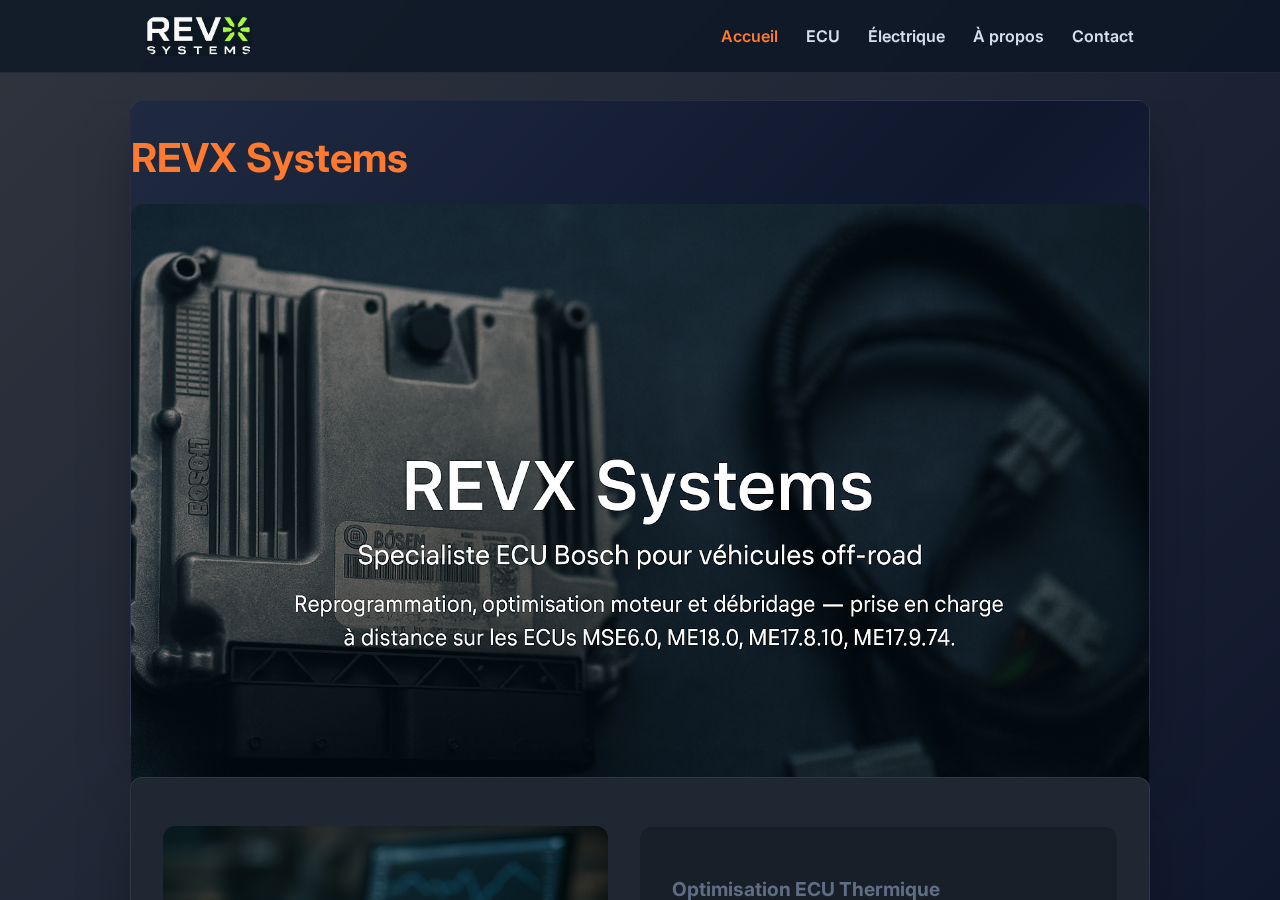
<file: indexV2.html>
<!DOCTYPE html>
<html lang="fr">
<head>
  <meta charset="UTF-8" />
  <meta name="viewport" content="width=device-width, initial-scale=1.0" />
  <title>REVX Systems | Reprogrammation ECU &amp; Diagnostic Batteries</title>
  <link href="https://fonts.googleapis.com/css2?family=Inter:wght@400;600;700&display=swap" rel="stylesheet">
  <style>
    /* Variables Couleurs et Style Global */
    :root {
      --clr-bg: #0d1724;
      --clr-header: rgba(10, 20, 32, 0.72);
      --clr-section-bg: #1f2832;
      --clr-text: #eaf6ff;
      --clr-text-light: #5f6d85;
      --clr-accent: #ff7a2f;
      --clr-accent2: #ff6600;
      --radius: 12px;
      --max-width: 1020px;
      --shadow-soft: 0 30px 60px -10px rgba(0,0,0,0.35);
      --transition: .18s ease;
    }
    * { box-sizing: border-box; }
    html { scroll-behavior: smooth; }
    body {
      margin: 0;
      font-family: 'Inter', system-ui, -apple-system, BlinkMacSystemFont, sans-serif;
      background: linear-gradient(135deg, rgba(30,35,45,0.92) 0%, #0f172d 100%);
      color: var(--clr-text);
      line-height: 1.5;
    }
    a { text-decoration: none; color: inherit; }
    a:focus { outline: 2px dashed var(--clr-accent); outline-offset: 4px; }
    img { max-width: 100%; display: block; border-radius: var(--radius); }

    /* Header */
    header {
      position: fixed;
      top: 0; left: 0; width: 100%; z-index: 1000;
      background: var(--clr-header);
      border-bottom: 1px solid rgba(255,255,255,0.08);
      backdrop-filter: blur(8px) saturate(140%);
      -webkit-backdrop-filter: blur(8px) saturate(140%);
    }
    .header-container {
      max-width: var(--max-width);
      margin: 0 auto;
      display: flex;
      align-items: center;
      justify-content: space-between;
      padding: 1rem;
    }
    nav a {
      margin-left: 1.5rem;
      font-weight: 600;
      opacity: .9;
      transition: opacity var(--transition), color var(--transition);
    }
    nav a:hover,
    nav a.active { color: var(--clr-accent); opacity: 1; }

    /* Main container */
    main {
      margin-top: 100px; /* espace pour header fixe */
    }
    .scroll-container {
      scroll-snap-type: y mandatory;
      overflow-y: auto;
      height: calc(100vh - 100px);
    }
    section {
      scroll-snap-align: start;
      position: relative;
      padding: 4rem 2rem;
      min-height: 60vh;
      background: var(--clr-section-bg);
      box-shadow: var(--shadow-soft);
      border-radius: var(--radius);
      margin: 2rem auto;
      max-width: var(--max-width);
      border: 1px solid rgba(255,255,255,0.08);
    }
    section[aria-labelledby] { padding-top: 3rem; }
    section[aria-labelledby]::before {
      content: '';
      display: block;
      height: 100px;
      margin-top: -100px;
    }

    /* Hero */
    #hero { background: linear-gradient(135deg, #1f2a40 0%, #0f172d 55%, #202a44 100%); padding:0; }
    #hero .hero-visual { height: 60vh; }

    /* Titles */
    h1 {
      font-size: 2.5rem;
      margin-bottom: 1rem;
      color: var(--clr-accent);
    }
    h2 { font-size: 1.2rem; color: var(--clr-text-light); margin-bottom: 1.5rem; }

    /* Btn */
    .btn {
      display: inline-block;
      padding: 0.8rem 1.5rem;
      background: var(--clr-accent);
      color: #fff;
      border-radius: 8px;
      font-weight: 600;
      transition: background var(--transition), transform var(--transition);
    }
    .btn:hover { background: var(--clr-accent2); transform: translateY(-2px); }

    /* Section content layouts */
    .flex { display: flex; gap: 2rem; align-items: center; justify-content: center; }
    .flex-column { flex-direction: column; }
    .text-container { max-width: 500px; background: rgba(20,24,32,0.55); padding: 2rem; border-radius: var(--radius); }

    /* Footer */
    footer {
      text-align: center;
      padding: 2rem 1rem;
      font-size: .85rem;
      color: #b8c2d9;
      background: rgba(10,20,32,1);
    }
  </style>
</head>
<body>
  <header>
    <div class="header-container">
      <a href="index.html" aria-label="Accueil"><img src="assets/logo.png" alt="REVX logo" height="40"></a>
      <nav>
        <a href="#hero" class="active">Accueil</a>
        <a href="#ecu" >ECU</a>
        <a href="#electric" >Électrique</a>
        <a href="#about" >À propos</a>
        <a href="#contact" >Contact</a>
      </nav>
    </div>
  </header>
  <main>
    <div class="scroll-container">
      <!-- Hero Section -->
      <section id="hero" aria-labelledby="hero-title">
        <h1 id="hero-title" class="visually-hidden">REVX Systems</h1>
        <div class="hero-visual">
          <img src="assets/ECU_1_H.png" alt="Illustration technique ECU et batterie" loading="lazy">
        </div>
      </section>

      <!-- ECU Optimization Section -->
      <section id="ecu" aria-labelledby="ecu-title">
        <div class="flex">
          <div class="hero-visual">
            <img src="assets/ECU_3.png" alt="Optimisation ECU" loading="lazy">
          </div>
          <div class="text-container">
            <h2 id="ecu-title">Optimisation ECU Thermique</h2>
            <p>Reprogrammation Stage 1, débridage vitesse, conversion E85. Fichiers sur mesure pour améliorer performances et efficacité de votre véhicule thermique. Compatible tous modèles et marques.</p>
            <a href="#contact" class="btn">Demander un fichier</a>
          </div>
        </div>
      </section>

      <!-- Electric Vehicle Section -->
      <section id="electric" aria-labelledby="electric-title">
        <div class="flex">
          <div class="text-container">
            <h2 id="electric-title">Expertise Véhicules Électriques</h2>
            <p>Diagnostic et réparation de batteries lithium, reconditionnement de packs, optimisation contrôleurs. Solutions personnalisées pour véhicules électriques et vélos électriques.</p>
            <a href="#contact" class="btn">Diagnostic batterie</a>
          </div>
          <div class="hero-visual">
            <img src="assets/icon-battery.png" alt="Véhicule électrique" loading="lazy">
          </div>
        </div>
      </section>

      <!-- About Section -->
      <section id="about" aria-labelledby="about-title">
        <div class="flex flex-column">
          <h2 id="about-title">À propos de REVX Systems</h2>
          <p>Expert en électronique automobile et systèmes embarqués. Micro-entreprise spécialisée dans l'optimisation performances véhicules, avec approche technique et personnalisée pour chaque projet.</p>
          <a href="#contact" class="btn">Nous contacter</a>
        </div>
      </section>

      <!-- Contact / Footer -->
      <footer id="contact">
        &copy; <span id="year"></span> REVX Systems – contact@revx-systems.fr – Micro-entreprise non soumise à la TVA (art. 293B CGI)
      </footer>
    </div>
  </main>

  <script>
    document.getElementById('year').textContent = new Date().getFullYear();
  </script>
</body>
</html>
</file>
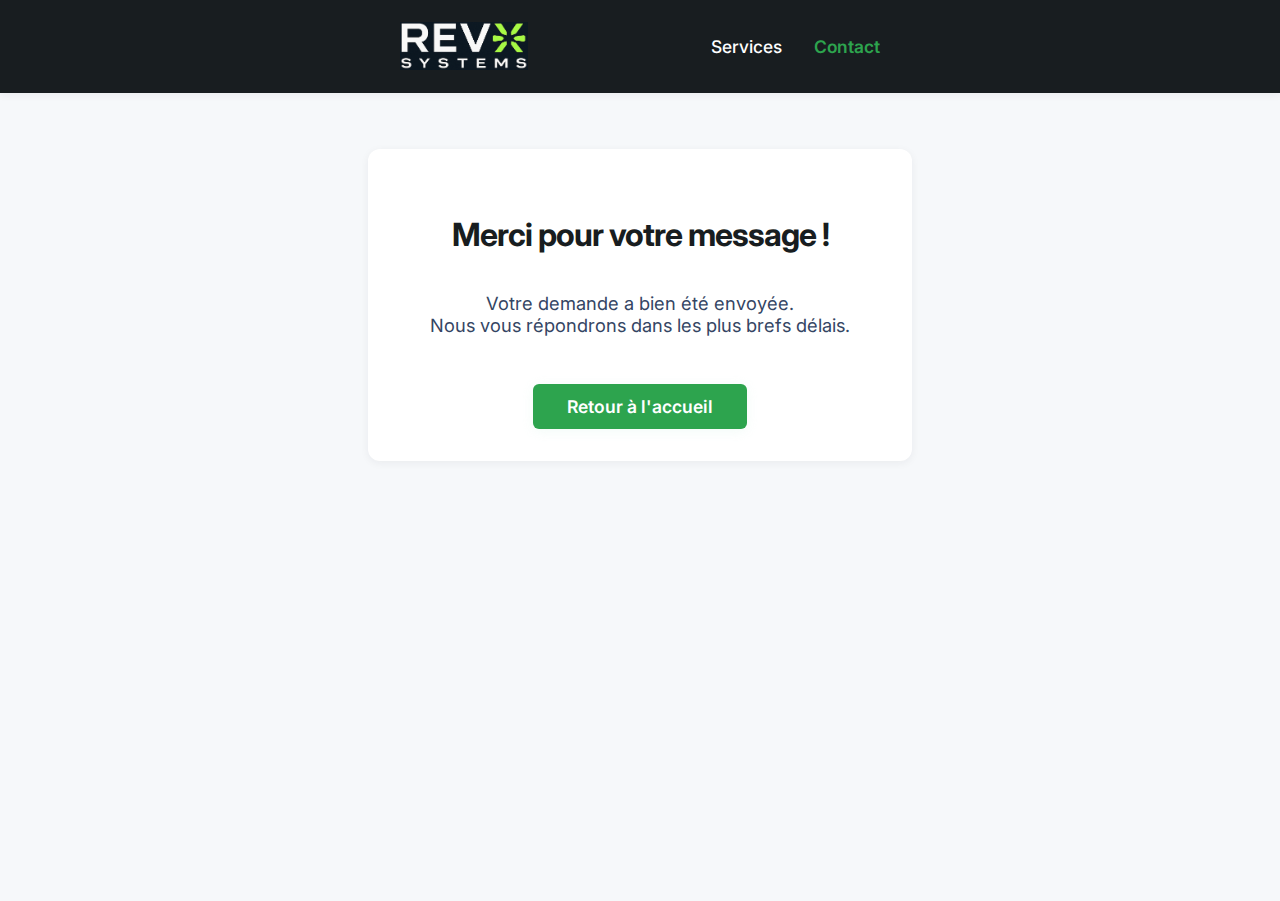
<file: merci.html>
<!DOCTYPE html>
<html lang="fr">
<head>
  <meta charset="UTF-8">
  <meta name="viewport" content="width=device-width, initial-scale=1.0">
  <title>Merci pour votre message | REVX Systems</title>
  <link href="https://fonts.googleapis.com/css2?family=Inter:wght@400;600;700&display=swap" rel="stylesheet">
  <style>
    :root {
      --clr-bg: #f6f8fa;
      --clr-header: #181D20;
      --clr-accent: #2da44e;
      --clr-link: #0969da;
      --clr-text: #222;
      --clr-card: #fff;
      --shadow: 0 2px 8px rgba(36,41,47,0.06);
      --radius: 12px;
      --max-width: 480px;
    }
    html, body { margin: 0; padding: 0; }
    body {
      font-family: 'Inter', Arial, sans-serif;
      background: var(--clr-bg);
      color: var(--clr-text);
      min-height: 100vh;
    }
    header {
      background: var(--clr-header);
      color: #fff;
      padding: 0.9rem 0;
      box-shadow: var(--shadow);
    }
    .header-container {
      max-width: var(--max-width);
      margin: 0 auto;
      display: flex;
      align-items: center;
      justify-content: space-between;
      padding: 0 2rem;
      min-height: 64px;
    }
    .logo {
      display: flex;
      align-items: center;
    }
    .logo img {
      height: 48px;
      vertical-align: middle;
      display: block;
    }
    nav {
      display: flex;
      align-items: center;
    }
    nav a {
      color: #fff;
      text-decoration: none;
      font-weight: 500;
      margin-left: 2rem;
      font-size: 1.09rem;
      transition: color .2s;
    }
    nav a:hover {
      color: var(--clr-accent);
    }
    main {
      display: flex;
      justify-content: center;
      align-items: flex-start;
      min-height: 80vh;
      padding: 3.5rem 0 2rem 0;
    }
    .merci-card {
      background: var(--clr-card);
      border-radius: var(--radius);
      box-shadow: var(--shadow);
      max-width: var(--max-width);
      width: 100%;
      padding: 2.5rem 2rem 2rem 2rem;
      display: flex;
      flex-direction: column;
      align-items: center;
      text-align: center;
    }
    .merci-card h2 {
      font-size: 2rem;
      font-weight: 700;
      color: var(--clr-header);
      margin-bottom: 1.2rem;
      letter-spacing: -1px;
    }
    .merci-card p {
      font-size: 1.15rem;
      color: #344563;
      margin-bottom: 2rem;
    }
    .btn {
      background: var(--clr-accent);
      color: #fff;
      padding: 0.75rem 2.1rem;
      border: none;
      border-radius: 6px;
      font-weight: 600;
      font-size: 1.1rem;
      cursor: pointer;
      text-decoration: none;
      box-shadow: 0 2px 12px #e3f7ed77;
      transition: background .18s;
      margin-top: 1rem;
      display: inline-block;
    }
    .btn:hover {
      background: #238636;
    }
    @media (max-width: 600px) {
      .header-container { padding: 0 1rem; }
      .merci-card { padding: 1.1rem 0.5rem 1rem 0.5rem; }
      main { padding: 1.3rem 0 1.5rem 0; }
    }
  </style>
</head>
<body>
  <header>
  <div class="header-container">
    <div class="logo">
      <a href="index.html">
        <img src="assets/logo.png" alt="REVX Systems logo">
      </a>
    </div>
    <nav>
      <a href="index.html">Services</a>
      <a href="contact.html" style="color: var(--clr-accent); font-weight:600;">Contact</a>
    </nav>
  </div>
</header>
  <main>
    <section class="merci-card">
      <h2>Merci pour votre message&nbsp;!</h2>
      <p>
        Votre demande a bien été envoyée.<br>
        Nous vous répondrons dans les plus brefs délais.<br>
      </p>
      <a href="index.html" class="btn">Retour à l'accueil</a>
    </section>
</file>
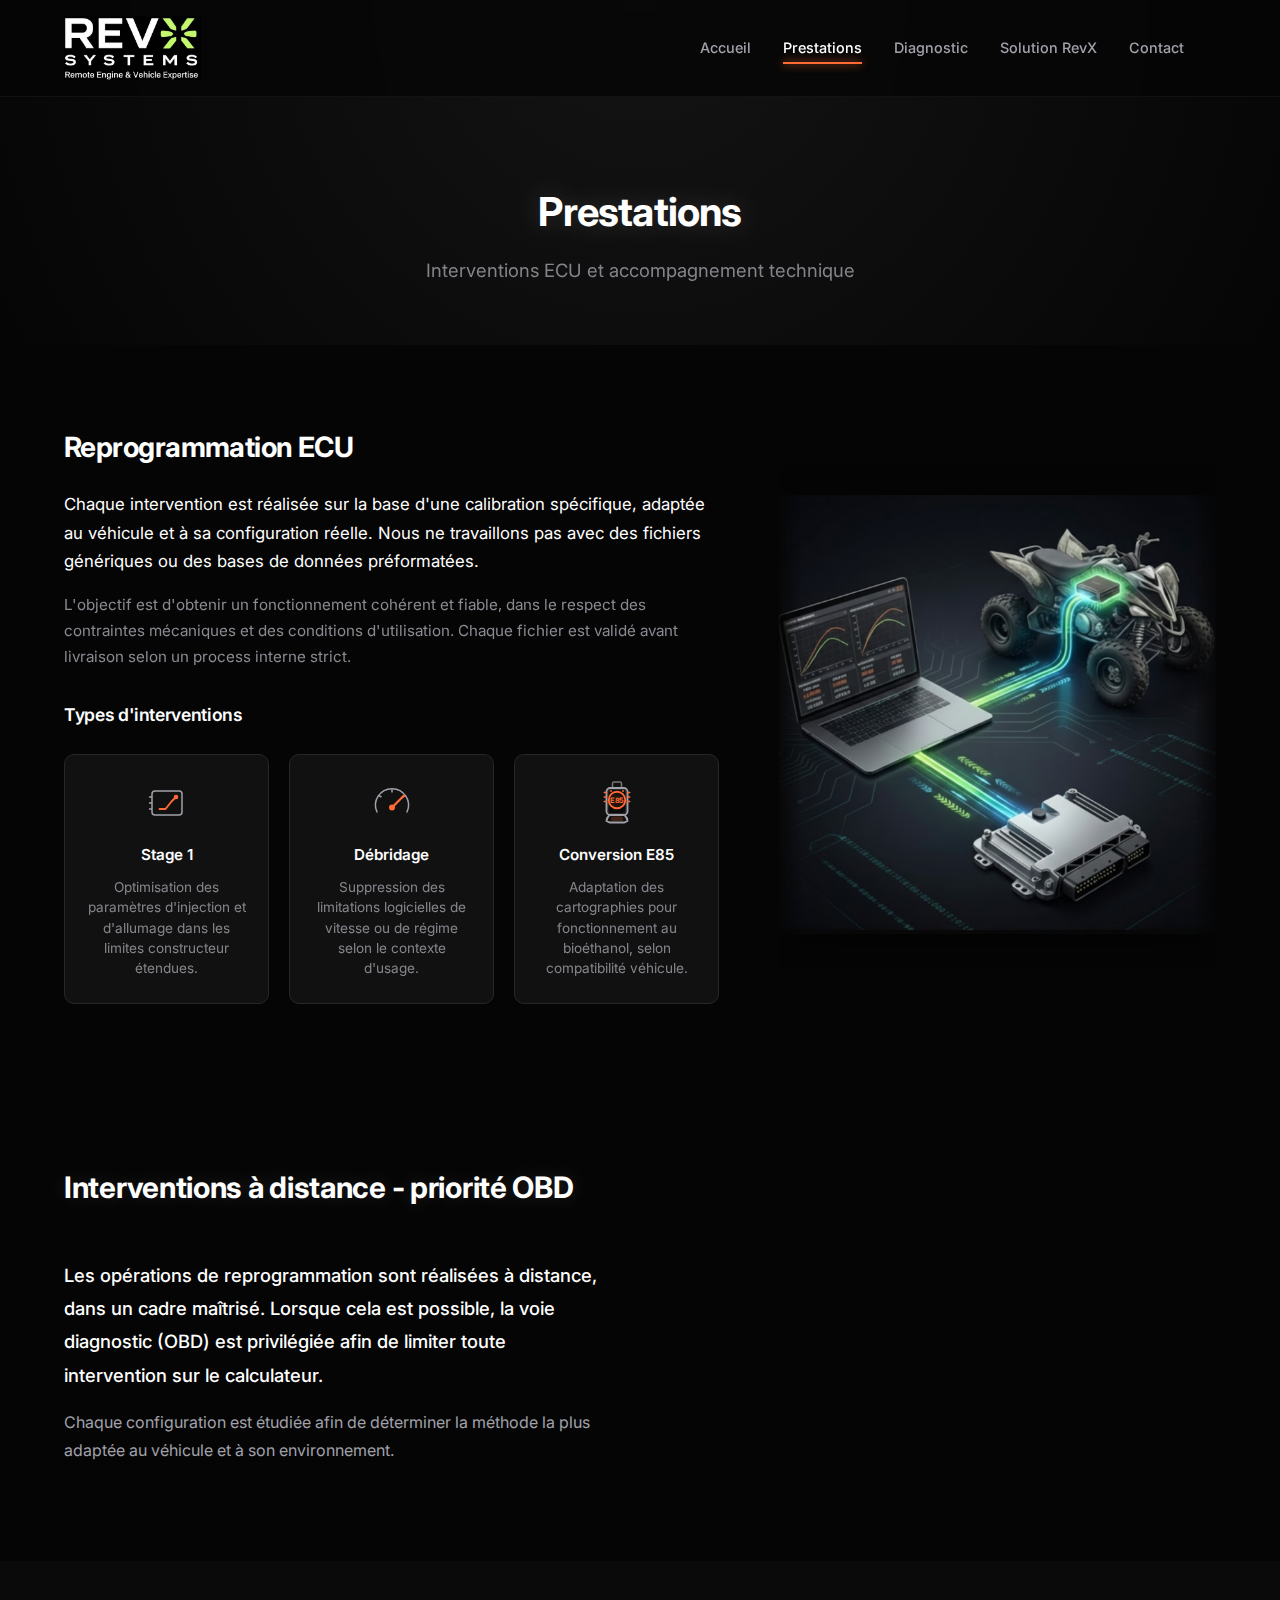
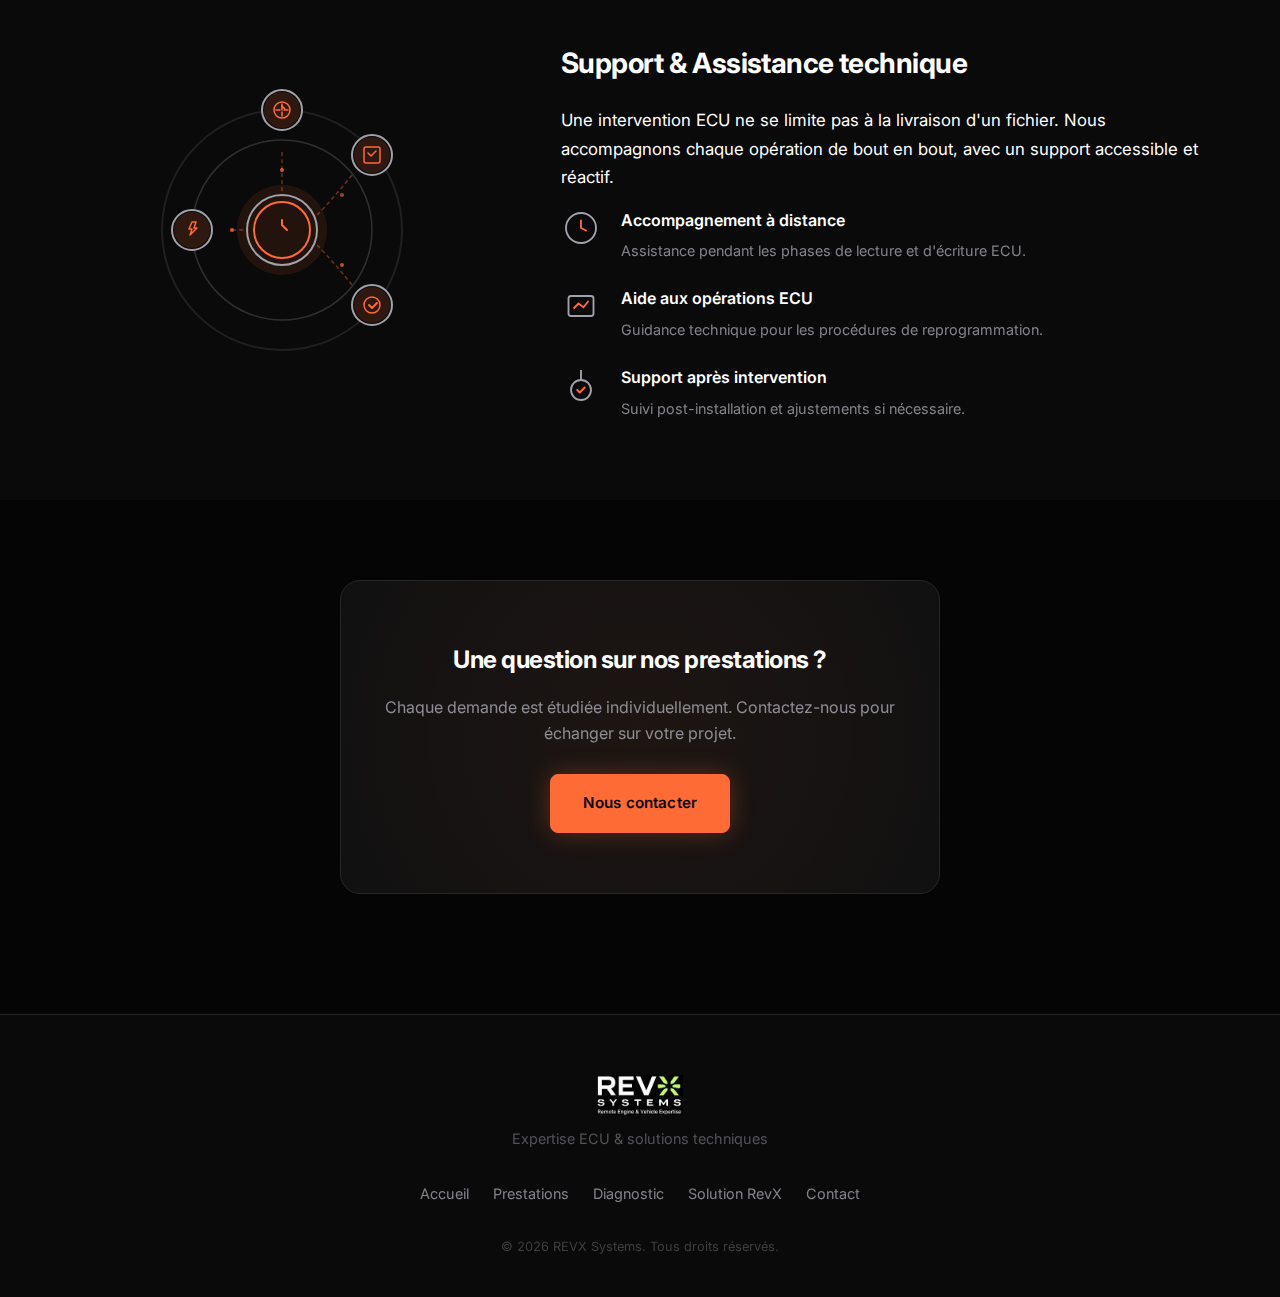
<file: prestations.html>
<!DOCTYPE html>
<html lang="fr">
<head>
    <meta charset="UTF-8">
    <meta name="viewport" content="width=device-width, initial-scale=1.0">
    <meta name="description" content="Prestations REVX Systems - Reprogrammation ECU, support technique et assistance pour véhicules de loisirs.">
    <title>Prestations - REVX Systems</title>
    <link rel="stylesheet" href="css/styles.css">
    <link rel="stylesheet" href="css/theme-modern.css" id="theme-modern">
    <link rel="stylesheet" href="css/theme-v1.css" id="theme-v1" disabled>
    <link rel="preconnect" href="https://fonts.googleapis.com">
    <link rel="preconnect" href="https://fonts.gstatic.com" crossorigin>
    <link href="https://fonts.googleapis.com/css2?family=Inter:wght@300;400;500;600;700&family=JetBrains+Mono:wght@400;500&display=swap" rel="stylesheet">
</head>
<body>
    <!-- Header -->
    <header class="header">
        <div class="container header-content">
            <a href="index.html" class="logo">
                <img src="assets/logo_revx.png" alt="REVX Systems">
            </a>
            <nav class="nav">
                <ul class="nav-list">
                    <li><a href="index.html" class="nav-link">Accueil</a></li>
                    <li><a href="prestations.html" class="nav-link active">Prestations</a></li>
                    <li><a href="diagnostic.html" class="nav-link">Diagnostic</a></li>
                    <li><a href="solution.html" class="nav-link">Solution RevX</a></li>
                    <li><a href="contact.html" class="nav-link">Contact</a></li>
                </ul>
            </nav>
            <div class="header-actions">
                <button class="mobile-menu-btn" id="mobileMenuBtn" aria-label="Menu">
                    <span></span>
                    <span></span>
                    <span></span>
                </button>
            </div>
        </div>
    </header>

    <!-- Mobile Navigation -->
    <div class="mobile-nav" id="mobileNav">
        <ul class="mobile-nav-list">
            <li><a href="index.html" class="mobile-nav-link">Accueil</a></li>
            <li><a href="prestations.html" class="mobile-nav-link active">Prestations</a></li>
            <li><a href="diagnostic.html" class="mobile-nav-link">Diagnostic</a></li>
            <li><a href="solution.html" class="mobile-nav-link">Solution RevX</a></li>
            <li><a href="contact.html" class="mobile-nav-link">Contact</a></li>
        </ul>
    </div>

    <!-- Page Header -->
    <section class="page-header">
        <div class="container">
            <h1 class="page-title">Prestations</h1>
            <p class="page-subtitle">Interventions ECU et accompagnement technique</p>
        </div>
    </section>

    <!-- Reprogrammation ECU Section -->
    <section class="section service-section">
        <div class="container">
            <div class="service-block">
                <div class="service-content">
                    <h2 class="service-title">Reprogrammation ECU</h2>
                    <p class="service-intro">
                        Chaque intervention est réalisée sur la base d'une calibration spécifique, 
                        adaptée au véhicule et à sa configuration réelle. Nous ne travaillons pas 
                        avec des fichiers génériques ou des bases de données préformatées.
                    </p>
                    <p class="service-text">
                        L'objectif est d'obtenir un fonctionnement cohérent et fiable, dans le respect 
                        des contraintes mécaniques et des conditions d'utilisation. Chaque fichier 
                        est validé avant livraison selon un process interne strict.
                    </p>
                    
                    <div class="service-types">
                        <h3 class="service-subtitle">Types d'interventions</h3>
                        <div class="service-types-grid">
                            <!-- Stage 1 -->
                            <div class="service-type">
                                <div class="service-type-icon">
                                    <svg viewBox="0 0 64 64" fill="none">
                                        <!-- Boitier ECU -->
                                        <rect x="12" y="16" width="40" height="32" rx="4" class="svg-stroke" stroke-width="2"/>
                                        <path d="M8 24H12 M8 32H12 M8 40H12" class="svg-stroke" stroke-width="2"/>
                                        <!-- Courbe de puissance -->
                                        <path d="M22 40 L30 40 L38 30 L44 24" class="svg-stroke-accent" stroke-width="2.5" stroke-linecap="round" stroke-linejoin="round"/>
                                        <circle cx="44" cy="24" r="3" class="svg-fill-accent"/>
                                    </svg>
                                </div>
                                <h4>Stage 1</h4>
                                <p>Optimisation des paramètres d'injection et d'allumage dans les limites constructeur étendues.</p>
                            </div>

                            <!-- Débridage -->
                            <div class="service-type">
                                <div class="service-type-icon">
                                    <svg viewBox="0 0 64 64" fill="none">
                                        <!-- Cadran -->
                                        <path d="M12 44 A 22 22 0 1 1 52 44" class="svg-stroke" stroke-width="2" stroke-linecap="round"/>
                                        <!-- Graduations -->
                                        <path d="M32 14 V18 M50 22 L46 24 M14 22 L18 24" class="svg-stroke" stroke-width="2"/>
                                        <!-- Aiguille dans le rouge -->
                                        <path d="M32 38 L48 22" class="svg-stroke-accent" stroke-width="3" stroke-linecap="round"/>
                                        <circle cx="32" cy="38" r="4" class="svg-fill-accent"/>
                                    </svg>
                                </div>
                                <h4>Débridage</h4>
                                <p>Suppression des limitations logicielles de vitesse ou de régime selon le contexte d'usage.</p>
                            </div>

                            <!-- E85 -->
                            <div class="service-type">
                                <div class="service-type-icon">
                                    <svg viewBox="0 0 64 64" fill="none">
                                        <!-- Pistolet E85 vu de dessus -->
                                        
                                        <!-- Tuyau (en haut) -->
                                        <rect x="26" y="4" width="12" height="8" rx="2" class="svg-stroke" stroke-width="2" opacity="0.7"/>
                                        
                                        <!-- Corps principal du pistolet -->
                                        <rect x="18" y="12" width="28" height="36" rx="5" class="svg-stroke" stroke-width="2.5" fill="#0a0a0a"/>
                                        <rect x="20" y="14" width="24" height="32" rx="4" class="svg-stroke" stroke-width="1" opacity="0.3"/>
                                        
                                        <!-- Badge circulaire E85 au centre -->
                                        <circle cx="32" cy="28" r="11" class="svg-stroke-accent" stroke-width="2.5"/>
                                        <circle cx="32" cy="28" r="9" class="svg-fill-accent" opacity="0.1"/>
                                        
                                        <!-- Texte E85 (bien espacé du cercle) -->
                                        <text x="32" y="32.5" text-anchor="middle" font-size="10" font-weight="700" class="svg-fill-accent" letter-spacing="-0.3">E85</text>
                                        
                                        <!-- Poignée inférieure (vue de dessus) -->
                                        <path d="M22 48 Q18 52 18 56 L22 58 L42 58 L46 56 Q46 52 42 48" class="svg-stroke" stroke-width="2.5" stroke-linejoin="round"/>
                                        <rect x="24" y="50" width="16" height="6" rx="2" class="svg-fill-accent" opacity="0.2"/>
                                        
                                        <!-- Détails latéraux -->
                                        <line x1="18" y1="18" x2="15" y2="18" class="svg-stroke-accent" stroke-width="2" stroke-linecap="round"/>
                                        <line x1="18" y1="24" x2="15" y2="24" class="svg-stroke-accent" stroke-width="2" stroke-linecap="round"/>
                                        <line x1="18" y1="30" x2="15" y2="30" class="svg-stroke-accent" stroke-width="2" stroke-linecap="round"/>
                                        
                                        <line x1="46" y1="18" x2="49" y2="18" class="svg-stroke-accent" stroke-width="2" stroke-linecap="round"/>
                                        <line x1="46" y1="24" x2="49" y2="24" class="svg-stroke-accent" stroke-width="2" stroke-linecap="round"/>
                                        <line x1="46" y1="30" x2="49" y2="30" class="svg-stroke-accent" stroke-width="2" stroke-linecap="round"/>
                                        
                                        <!-- LEDs/indicateurs -->
                                        <circle cx="24" cy="16" r="1.5" class="svg-fill-accent" opacity="0.8"/>
                                        <circle cx="40" cy="16" r="1.5" class="svg-fill-accent" opacity="0.8"/>
                                    </svg>
                                </div>
                                <h4>Conversion E85</h4>
                                <p>Adaptation des cartographies pour fonctionnement au bioéthanol, selon compatibilité véhicule.</p>
                            </div>
                        </div>
                    </div>
                </div>
                <div class="service-visual">
                    <div style="position: relative; width: 100%; height: 550px; display: flex; align-items: center; justify-content: center; overflow: hidden;">
                        <!-- Image Prog avec effets -->
                        <img src="assets/Prog.PNG" alt="Programming Icon" style="
                            width: auto;
                            height: 92%;
                            max-width: 103.5%;
                            object-fit: contain;
                            filter: drop-shadow(0 20px 40px rgba(0, 0, 0, 0.5));
                            mask-image: 
                              linear-gradient(90deg, rgba(0,0,0,0), rgba(0,0,0,1) 30px, rgba(0,0,0,1) calc(100% - 30px), rgba(0,0,0,0)),
                              linear-gradient(180deg, rgba(0,0,0,0), rgba(0,0,0,1) 30px, rgba(0,0,0,1) calc(100% - 30px), rgba(0,0,0,0));
                            mask-composite: intersect;
                            -webkit-mask-image: 
                              linear-gradient(90deg, rgba(0,0,0,0), rgba(0,0,0,1) 30px, rgba(0,0,0,1) calc(100% - 30px), rgba(0,0,0,0)),
                              linear-gradient(180deg, rgba(0,0,0,0), rgba(0,0,0,1) 30px, rgba(0,0,0,1) calc(100% - 30px), rgba(0,0,0,0));
                            -webkit-mask-composite: source-in;
                            position: relative;
                            z-index: 2;
                        "/>
                        
                        <!-- Ombre diffuse sous l'image -->
                        <div style="
                            position: absolute;
                            bottom: 15%;
                            left: 50%;
                            transform: translateX(-50%);
                            width: 60%;
                            height: 30px;
                            background: radial-gradient(ellipse, rgba(0, 0, 0, 0.4) 0%, rgba(0, 0, 0, 0) 70%);
                            filter: blur(15px);
                            z-index: 1;
                        "></div>
                    </div>
                </div>
            </div>
        </div>
    </section>

    <!-- OBD Priority Section -->
    <section class="section obd-priority">
        <div class="container">
            <div class="intro-block">
                <div class="intro-content">
                    <h2 class="section-title">Interventions à distance - priorité OBD</h2>
                    <p class="intro-text intro-text--lead">
                        Les opérations de reprogrammation sont réalisées à distance, dans un cadre maîtrisé.
                        Lorsque cela est possible, la voie diagnostic (OBD) est privilégiée afin de limiter 
                        toute intervention sur le calculateur.
                    </p>
                    <p class="intro-text">
                        Chaque configuration est étudiée afin de déterminer la méthode la plus adaptée au 
                        véhicule et à son environnement.
                    </p>
                </div>
            </div>
        </div>
    </section>

    <!-- Support Section -->
    <section class="section service-section service-section--alt">
        <div class="container">
            <div class="service-block service-block--reverse">
                <div class="service-content">
                    <h2 class="service-title">Support & Assistance technique</h2>
                    <p class="service-intro">
                        Une intervention ECU ne se limite pas à la livraison d'un fichier. 
                        Nous accompagnons chaque opération de bout en bout, avec un support 
                        accessible et réactif.
                    </p>
                    
                    <div class="support-features">
                        <div class="support-feature">
                            <div class="support-feature-icon">
                                <svg viewBox="0 0 32 32" fill="none">
                                    <circle cx="16" cy="16" r="12" class="svg-stroke" stroke-width="1.5"/>
                                    <path d="M16 10 L16 16 L20 18" class="svg-stroke-accent" stroke-width="1.5" stroke-linecap="round"/>
                                </svg>
                            </div>
                            <div class="support-feature-text">
                                <h4>Accompagnement à distance</h4>
                                <p>Assistance pendant les phases de lecture et d'écriture ECU.</p>
                            </div>
                        </div>
                        <div class="support-feature">
                            <div class="support-feature-icon">
                                <svg viewBox="0 0 32 32" fill="none">
                                    <rect x="6" y="8" width="20" height="16" rx="2" class="svg-stroke" stroke-width="1.5"/>
                                    <polyline points="10,18 14,14 18,17 22,12" class="svg-stroke-accent" stroke-width="1.5" fill="none"/>
                                </svg>
                            </div>
                            <div class="support-feature-text">
                                <h4>Aide aux opérations ECU</h4>
                                <p>Guidance technique pour les procédures de reprogrammation.</p>
                            </div>
                        </div>
                        <div class="support-feature">
                            <div class="support-feature-icon">
                                <svg viewBox="0 0 32 32" fill="none">
                                    <path d="M16 4 L16 12" class="svg-stroke" stroke-width="1.5"/>
                                    <circle cx="16" cy="20" r="8" class="svg-stroke" stroke-width="1.5"/>
                                    <path d="M13 20 L15 22 L19 18" class="svg-stroke-accent" stroke-width="1.5" stroke-linecap="round" stroke-linejoin="round"/>
                                </svg>
                            </div>
                            <div class="support-feature-text">
                                <h4>Support après intervention</h4>
                                <p>Suivi post-installation et ajustements si nécessaire.</p>
                            </div>
                        </div>
                    </div>
                </div>
                <div class="service-visual">
                    <svg class="service-illustration" viewBox="0 0 300 300" fill="none">
                        <!-- Workflow circulaire moderne -->
                        
                        <!-- Cercles de fond -->
                        <circle cx="150" cy="150" r="120" class="svg-stroke" stroke-width="2" opacity="0.15"/>
                        <circle cx="150" cy="150" r="90" class="svg-stroke" stroke-width="1.5" opacity="0.25"/>
                        <circle cx="150" cy="150" r="45" class="svg-fill-accent" opacity="0.1"/>
                        
                        <!-- Centre: Logo/Symbole Support -->
                        <circle cx="150" cy="150" r="35" class="svg-stroke" stroke-width="2"/>
                        <circle cx="150" cy="150" r="28" class="svg-stroke-accent" stroke-width="2"/>
                        <path d="M150 140 L150 145 L155 150" class="svg-stroke-accent" stroke-width="2" stroke-linecap="round"/>
                        
                        <!-- Nœud 1: Accompagnement (Haut) -->
                        <g transform="translate(150, 30)">
                            <circle r="20" class="svg-stroke" stroke-width="2" fill="#0a0a0a"/>
                            <circle r="18" class="svg-fill-accent" opacity="0.15"/>
                            <!-- Icône Horloge -->
                            <circle r="8" class="svg-stroke-accent" stroke-width="1.5"/>
                            <path d="M0 -6 L0 -2 M0 2 L0 6 M6 0 L2 0 M-2 0 L-6 0" class="svg-stroke-accent" stroke-width="1.5" stroke-linecap="round"/>
                            <path d="M0 0 L0 -4 L3 -1" class="svg-stroke-accent" stroke-width="1.5" stroke-linecap="round"/>
                        </g>
                        
                        <!-- Nœud 2: Aide ECU (Droite Haut) -->
                        <g transform="translate(240, 75)">
                            <circle r="20" class="svg-stroke" stroke-width="2" fill="#0a0a0a"/>
                            <circle r="18" class="svg-fill-accent" opacity="0.15"/>
                            <!-- Icône Checklist -->
                            <rect x="-8" y="-8" width="16" height="16" rx="2" class="svg-stroke-accent" stroke-width="1.5"/>
                            <path d="M-4 -2 L-1 1 L4 -4" class="svg-stroke-accent" stroke-width="1.5" stroke-linecap="round" stroke-linejoin="round"/>
                        </g>
                        
                        <!-- Nœud 3: Support après (Droite Bas) -->
                        <g transform="translate(240, 225)">
                            <circle r="20" class="svg-stroke" stroke-width="2" fill="#0a0a0a"/>
                            <circle r="18" class="svg-fill-accent" opacity="0.15"/>
                            <!-- Icône Validation -->
                            <circle r="8" class="svg-stroke-accent" stroke-width="1.5"/>
                            <path d="M-3 0 L0 3 L5 -2" class="svg-stroke-accent" stroke-width="2" stroke-linecap="round" stroke-linejoin="round"/>
                        </g>
                        
                        <!-- Nœud 4: Réactivité (Gauche) -->
                        <g transform="translate(60, 150)">
                            <circle r="20" class="svg-stroke" stroke-width="2" fill="#0a0a0a"/>
                            <circle r="18" class="svg-fill-accent" opacity="0.15"/>
                            <!-- Icône Bolt/Lightning -->
                            <path d="M0 -8 L-3 -1 L0 -1 L-2 5 L5 -2 L2 -2 L4 -8 Z" class="svg-stroke-accent" stroke-width="1.5" stroke-linecap="round" stroke-linejoin="round" fill="none"/>
                        </g>
                        
                        <!-- Lignes de connexion (flow) -->
                        <path d="M150 72 Q 150 100 150 115" class="svg-stroke-accent" stroke-width="1.5" opacity="0.4" stroke-dasharray="4 3"/>
                        <path d="M220 95 Q 200 120 185 135" class="svg-stroke-accent" stroke-width="1.5" opacity="0.4" stroke-dasharray="4 3"/>
                        <path d="M220 205 Q 200 180 185 165" class="svg-stroke-accent" stroke-width="1.5" opacity="0.4" stroke-dasharray="4 3"/>
                        <path d="M100 150 Q 120 150 115 150" class="svg-stroke-accent" stroke-width="1.5" opacity="0.4" stroke-dasharray="4 3"/>
                        
                        <!-- Particules/Dots en mouvement -->
                        <circle cx="150" cy="90" r="2" class="svg-fill-accent" opacity="0.8"/>
                        <circle cx="210" cy="115" r="2" class="svg-fill-accent" opacity="0.6"/>
                        <circle cx="210" cy="185" r="2" class="svg-fill-accent" opacity="0.7"/>
                        <circle cx="100" cy="150" r="2" class="svg-fill-accent" opacity="0.8"/>
                    </svg>
                </div>
            </div>
        </div>
    </section>

    <!-- CTA Section -->
    <section class="section cta-section">
        <div class="container">
            <div class="cta-content">
                <h2 class="cta-title">Une question sur nos prestations ?</h2>
                <p class="cta-text">Chaque demande est étudiée individuellement. Contactez-nous pour échanger sur votre projet.</p>
                <a href="contact.html" class="btn btn-primary">Nous contacter</a>
            </div>
        </div>
    </section>

    <!-- Footer -->
    <footer class="footer">
        <div class="container">
            <div class="footer-content">
                <div class="footer-brand">
                    <img src="assets/logo_revx.png" alt="REVX Systems" class="footer-logo">
                    <p class="footer-tagline">Expertise ECU & solutions techniques</p>
                </div>
                <nav class="footer-nav">
                    <a href="index.html">Accueil</a>
                    <a href="prestations.html">Prestations</a>
                    <a href="diagnostic.html">Diagnostic</a>
                    <a href="solution.html">Solution RevX</a>
                    <a href="contact.html">Contact</a>
                </nav>
                <p class="footer-copy">&copy; 2026 REVX Systems. Tous droits réservés.</p>
            </div>
        </div>
    </footer>

    <script src="js/main.js"></script>
</body>
</html>
</file>
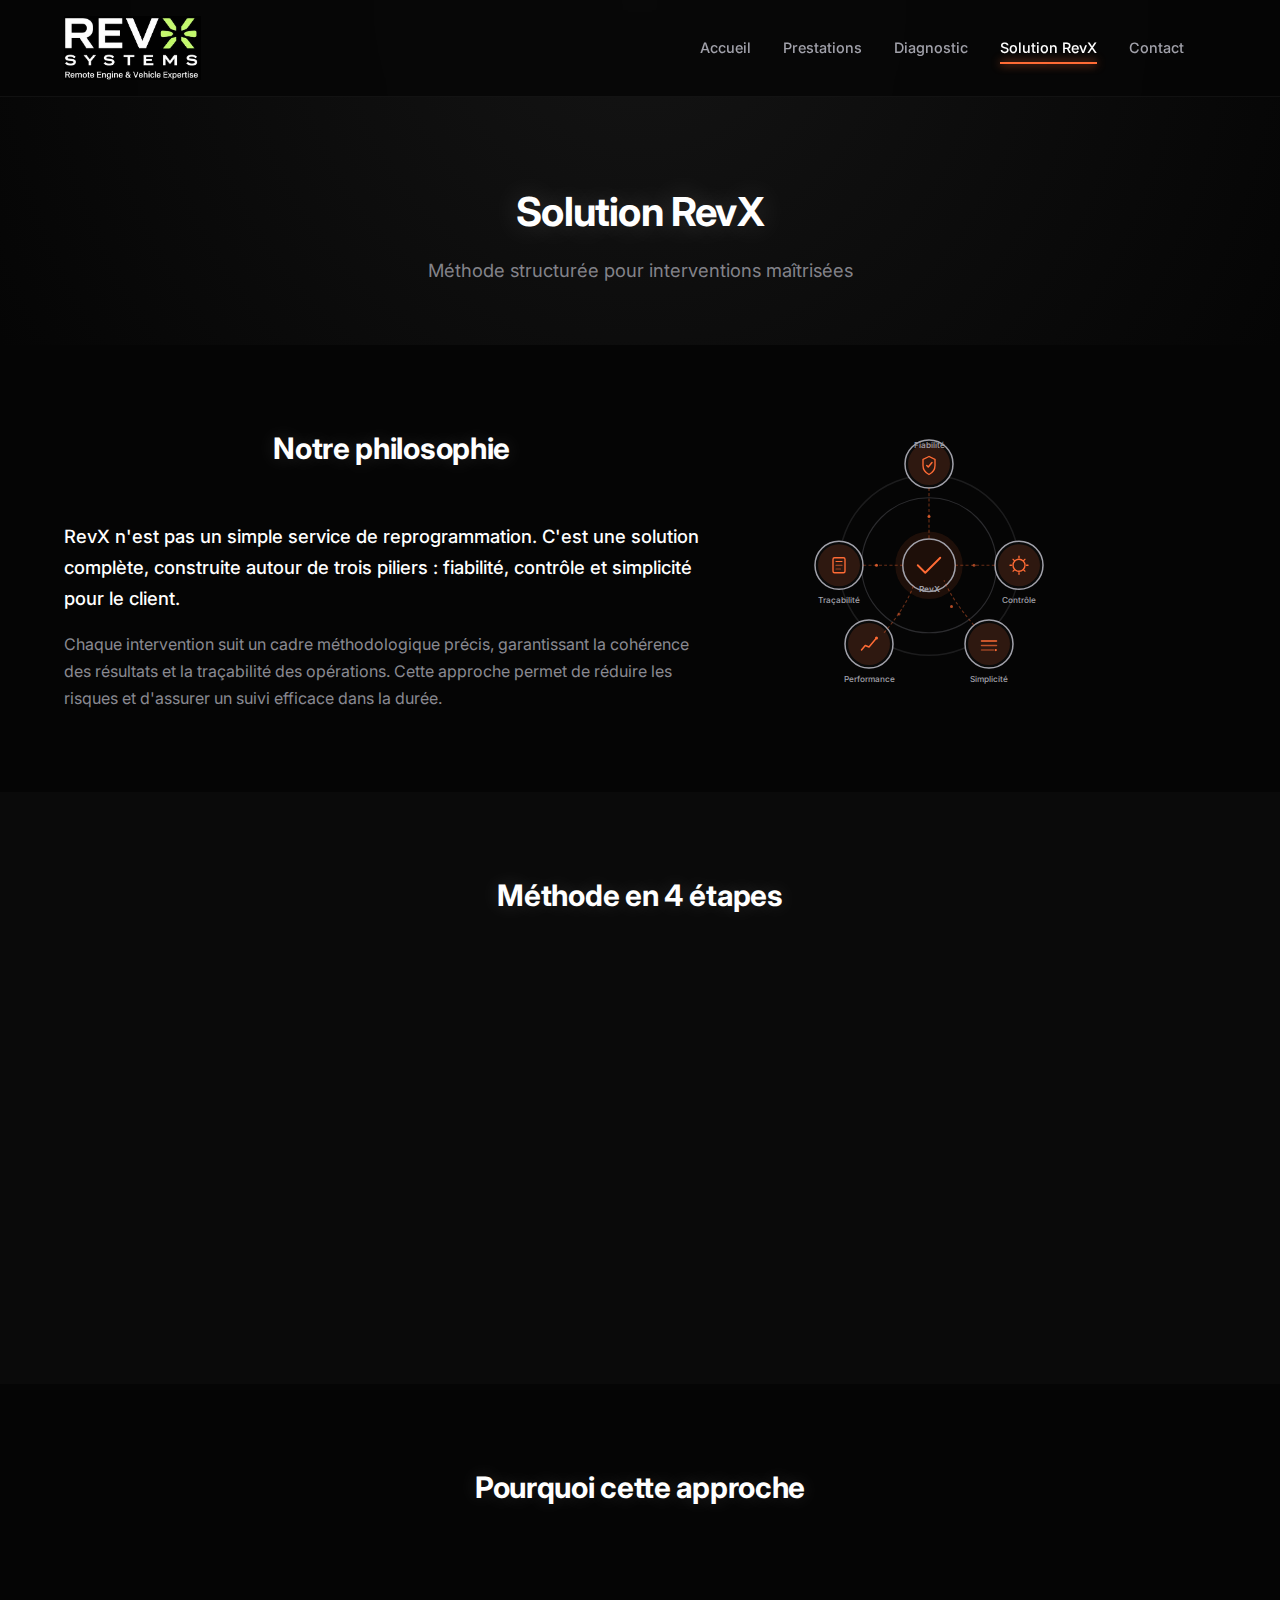
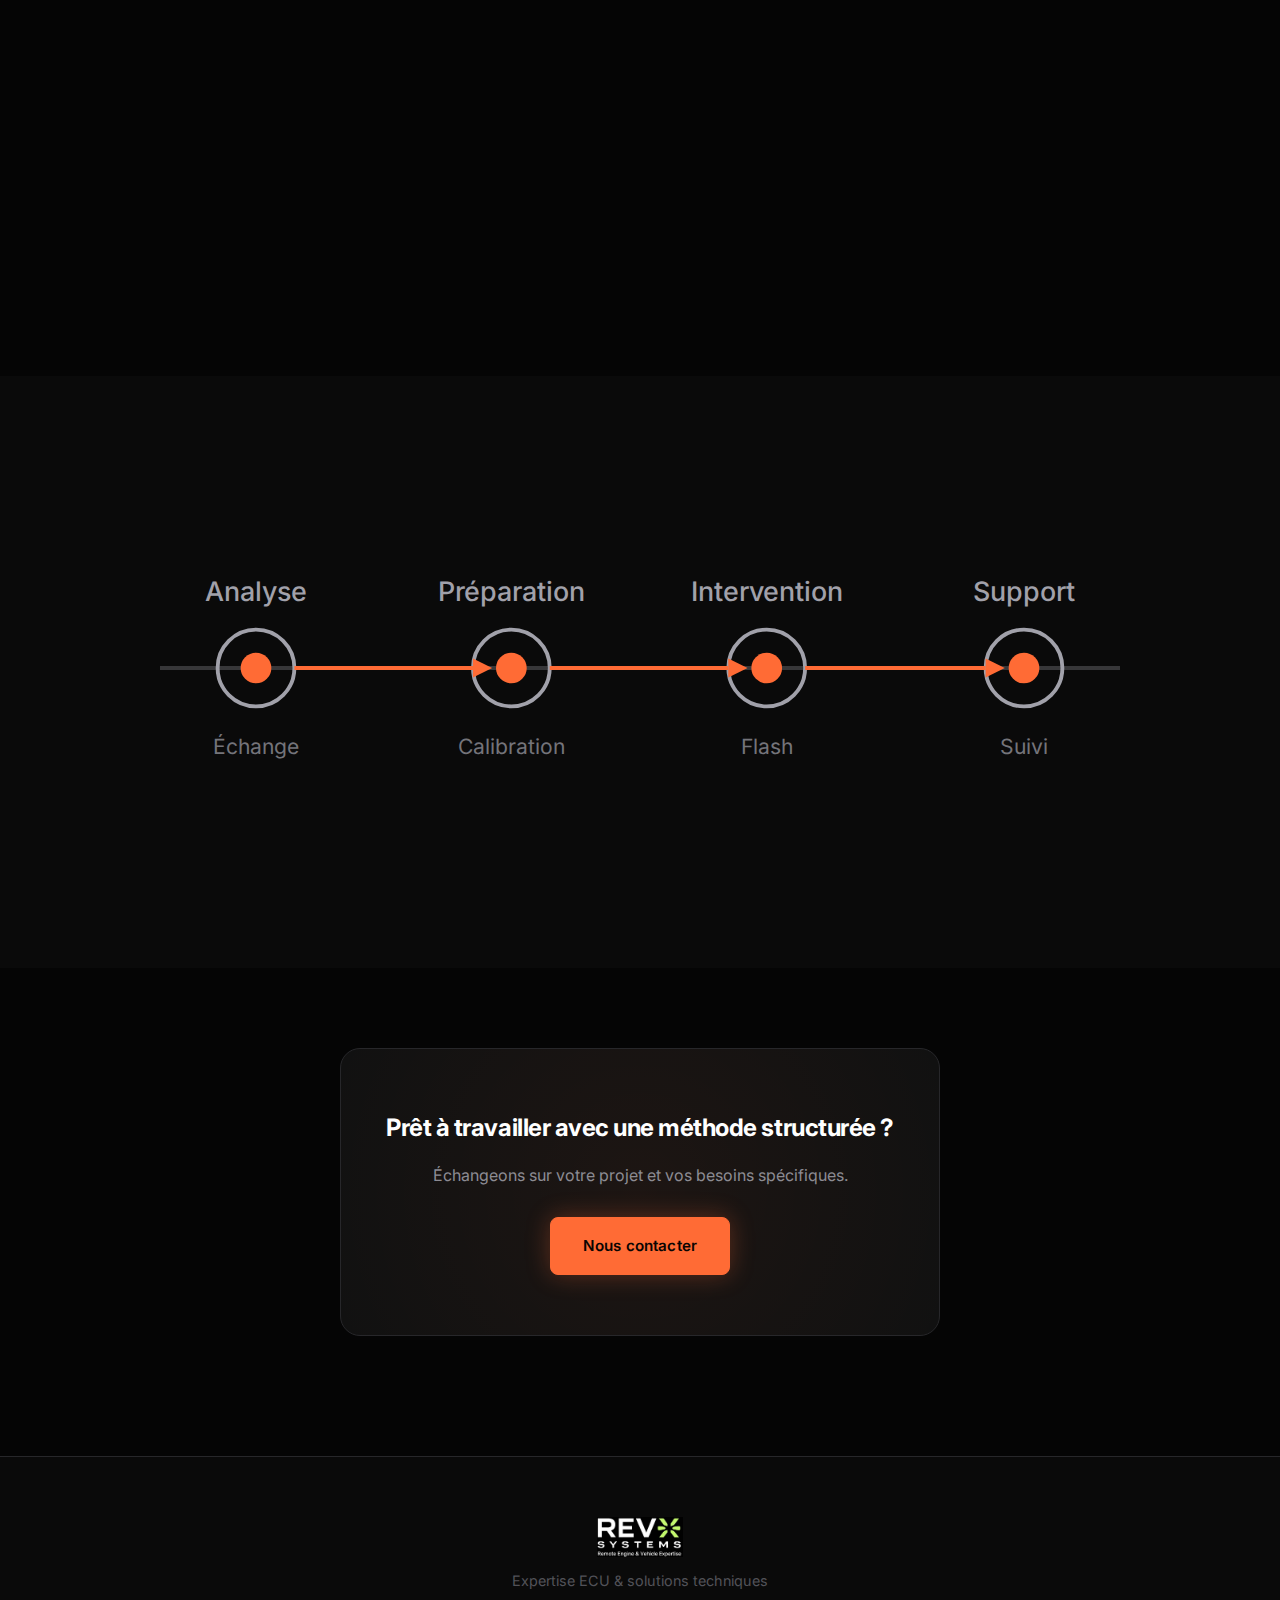
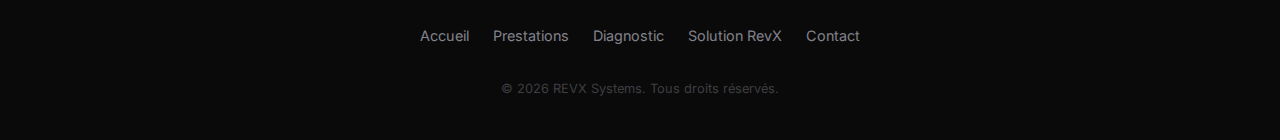
<file: solution.html>
<!DOCTYPE html>
<html lang="fr">
<head>
    <meta charset="UTF-8">
    <meta name="viewport" content="width=device-width, initial-scale=1.0">
    <meta name="description" content="Solution RevX - Méthode structurée pour interventions ECU fiables et traçables.">
    <title>Solution RevX - REVX Systems</title>
    <link rel="stylesheet" href="css/styles.css">
    <link rel="stylesheet" href="css/theme-modern.css" id="theme-modern">
    <link rel="stylesheet" href="css/theme-v1.css" id="theme-v1" disabled>
    <link rel="preconnect" href="https://fonts.googleapis.com">
    <link rel="preconnect" href="https://fonts.gstatic.com" crossorigin>
    <link href="https://fonts.googleapis.com/css2?family=Inter:wght@300;400;500;600;700&family=JetBrains+Mono:wght@400;500&display=swap" rel="stylesheet">
</head>
<body>
    <!-- Header -->
    <header class="header">
        <div class="container header-content">
            <a href="index.html" class="logo">
                <img src="assets/logo_revx.png" alt="REVX Systems">
            </a>
            <nav class="nav">
                <ul class="nav-list">
                    <li><a href="index.html" class="nav-link">Accueil</a></li>
                    <li><a href="prestations.html" class="nav-link">Prestations</a></li>
                    <li><a href="diagnostic.html" class="nav-link">Diagnostic</a></li>
                    <li><a href="solution.html" class="nav-link active">Solution RevX</a></li>
                    <li><a href="contact.html" class="nav-link">Contact</a></li>
                </ul>
            </nav>
            <div class="header-actions">
                <button class="mobile-menu-btn" id="mobileMenuBtn" aria-label="Menu">
                    <span></span>
                    <span></span>
                    <span></span>
                </button>
            </div>
        </div>
    </header>

    <!-- Mobile Navigation -->
    <div class="mobile-nav" id="mobileNav">
        <ul class="mobile-nav-list">
            <li><a href="index.html" class="mobile-nav-link">Accueil</a></li>
            <li><a href="prestations.html" class="mobile-nav-link">Prestations</a></li>
            <li><a href="diagnostic.html" class="mobile-nav-link">Diagnostic</a></li>
            <li><a href="solution.html" class="mobile-nav-link active">Solution RevX</a></li>
            <li><a href="contact.html" class="mobile-nav-link">Contact</a></li>
        </ul>
    </div>

    <!-- Page Header -->
    <section class="page-header">
        <div class="container">
            <h1 class="page-title">Solution RevX</h1>
            <p class="page-subtitle">Méthode structurée pour interventions maîtrisées</p>
        </div>
    </section>

    <!-- Philosophy Section -->
    <section class="section philosophy">
        <div class="container">
            <div class="philosophy-content">
                <div class="philosophy-text">
                    <h2 class="section-title">Notre philosophie</h2>
                    <p class="philosophy-lead">
                        RevX n'est pas un simple service de reprogrammation. C'est une solution 
                        complète, construite autour de trois piliers : fiabilité, contrôle et 
                        simplicité pour le client.
                    </p>
                    <p class="philosophy-desc">
                        Chaque intervention suit un cadre méthodologique précis, garantissant 
                        la cohérence des résultats et la traçabilité des opérations. Cette 
                        approche permet de réduire les risques et d'assurer un suivi efficace 
                        dans la durée.
                    </p>
                </div>
                <div class="philosophy-visual">
                    <svg class="philosophy-illustration" viewBox="0 0 400 350" fill="none">
                        <!-- Workflow circulaire moderne -->
                        
                        <!-- Cercle central -->
                        <circle cx="200" cy="175" r="120" class="svg-stroke" stroke-width="2" opacity="0.15"/>
                        <circle cx="200" cy="175" r="90" class="svg-stroke" stroke-width="1.5" opacity="0.25"/>
                        <circle cx="200" cy="175" r="45" class="svg-fill-accent" opacity="0.1"/>
                        
                        <!-- Centre: Logo/Symbole RevX -->
                        <circle cx="200" cy="175" r="35" class="svg-stroke" stroke-width="2"/>
                        <path d="M185 175 L195 185 L215 165" class="svg-stroke-accent" stroke-width="2.5" stroke-linecap="round" stroke-linejoin="round"/>
                        <text x="200" y="210" text-anchor="middle" class="svg-text-small" font-weight="600">RevX</text>
                        
                        <!-- Nœud 1: Fiabilité (Haut) -->
                        <g transform="translate(200, 40)">
                            <circle r="32" class="svg-stroke" stroke-width="2" fill="#0a0a0a"/>
                            <circle r="28" class="svg-fill-accent" opacity="0.15"/>
                            <!-- Icône Shield Check -->
                            <path d="M0 -10 L-8 -6 L-8 2 C-8 8 -4 12 0 14 C4 12 8 8 8 2 L8 -6 Z" class="svg-stroke-accent" stroke-width="1.8" fill="none"/>
                            <path d="M-3 2 L-1 4 L4 -2" class="svg-stroke-accent" stroke-width="2" stroke-linecap="round" stroke-linejoin="round"/>
                        </g>
                        <text x="200" y="18" text-anchor="middle" class="svg-text-small" font-weight="500">Fiabilité</text>
                        
                        <!-- Nœud 2: Contrôle (Droite) -->
                        <g transform="translate(320, 175)">
                            <circle r="32" class="svg-stroke" stroke-width="2" fill="#0a0a0a"/>
                            <circle r="28" class="svg-fill-accent" opacity="0.15"/>
                            <!-- Icône Settings/Control -->
                            <circle r="8" class="svg-stroke-accent" stroke-width="1.8"/>
                            <path d="M0 -12 L0 -10 M0 10 L0 12 M10 0 L12 0 M-10 0 L-12 0" class="svg-stroke-accent" stroke-width="1.8" stroke-linecap="round"/>
                            <path d="M-8 -8 L-6 -6 M6 6 L8 8 M8 -8 L6 -6 M-6 6 L-8 8" class="svg-stroke-accent" stroke-width="1.5" stroke-linecap="round"/>
                        </g>
                        <text x="320" y="225" text-anchor="middle" class="svg-text-small" font-weight="500">Contrôle</text>
                        
                        <!-- Nœud 3: Simplicité (Bas Droite) -->
                        <g transform="translate(280, 280)">
                            <circle r="32" class="svg-stroke" stroke-width="2" fill="#0a0a0a"/>
                            <circle r="28" class="svg-fill-accent" opacity="0.15"/>
                            <!-- Icône Simplified Lines -->
                            <path d="M-10 -4 L10 -4" class="svg-stroke-accent" stroke-width="2" stroke-linecap="round"/>
                            <path d="M-10 2 L10 2" class="svg-stroke-accent" stroke-width="2" stroke-linecap="round" opacity="0.7"/>
                            <path d="M-10 8 L6 8" class="svg-stroke-accent" stroke-width="2" stroke-linecap="round" opacity="0.5"/>
                            <circle cx="9" cy="8" r="1.5" class="svg-fill-accent"/>
                        </g>
                        <text x="280" y="330" text-anchor="middle" class="svg-text-small" font-weight="500">Simplicité</text>
                        
                        <!-- Nœud 4: Performance (Bas Gauche) -->
                        <g transform="translate(120, 280)">
                            <circle r="32" class="svg-stroke" stroke-width="2" fill="#0a0a0a"/>
                            <circle r="28" class="svg-fill-accent" opacity="0.15"/>
                            <!-- Icône Graph/Performance -->
                            <path d="M-10 8 L-5 2 L0 4 L5 -2 L10 -8" class="svg-stroke-accent" stroke-width="2" stroke-linecap="round" stroke-linejoin="round" fill="none"/>
                            <circle cx="10" cy="-8" r="2" class="svg-fill-accent"/>
                        </g>
                        <text x="120" y="330" text-anchor="middle" class="svg-text-small" font-weight="500">Performance</text>
                        
                        <!-- Nœud 5: Traçabilité (Gauche) -->
                        <g transform="translate(80, 175)">
                            <circle r="32" class="svg-stroke" stroke-width="2" fill="#0a0a0a"/>
                            <circle r="28" class="svg-fill-accent" opacity="0.15"/>
                            <!-- Icône Document/Trace -->
                            <rect x="-8" y="-10" width="16" height="20" rx="2" class="svg-stroke-accent" stroke-width="1.8" fill="none"/>
                            <line x1="-4" y1="-5" x2="4" y2="-5" class="svg-stroke-accent" stroke-width="1.5" stroke-linecap="round"/>
                            <line x1="-4" y1="0" x2="4" y2="0" class="svg-stroke-accent" stroke-width="1.5" stroke-linecap="round" opacity="0.7"/>
                            <line x1="-4" y1="5" x2="2" y2="5" class="svg-stroke-accent" stroke-width="1.5" stroke-linecap="round" opacity="0.5"/>
                        </g>
                        <text x="80" y="225" text-anchor="middle" class="svg-text-small" font-weight="500">Traçabilité</text>
                        
                        <!-- Lignes de connexion (flow) -->
                        <path d="M200 72 Q 200 100 200 140" class="svg-stroke-accent" stroke-width="1.5" opacity="0.4" stroke-dasharray="4 3"/>
                        <path d="M288 175 Q 250 175 235 175" class="svg-stroke-accent" stroke-width="1.5" opacity="0.4" stroke-dasharray="4 3"/>
                        <path d="M260 255 Q 230 220 220 195" class="svg-stroke-accent" stroke-width="1.5" opacity="0.4" stroke-dasharray="4 3"/>
                        <path d="M140 265 Q 170 230 180 200" class="svg-stroke-accent" stroke-width="1.5" opacity="0.4" stroke-dasharray="4 3"/>
                        <path d="M112 175 Q 150 175 165 175" class="svg-stroke-accent" stroke-width="1.5" opacity="0.4" stroke-dasharray="4 3"/>
                        
                        <!-- Particules/Dots en mouvement -->
                        <circle cx="200" cy="110" r="2" class="svg-fill-accent" opacity="0.8"/>
                        <circle cx="260" cy="175" r="2" class="svg-fill-accent" opacity="0.6"/>
                        <circle cx="230" cy="230" r="2" class="svg-fill-accent" opacity="0.7"/>
                        <circle cx="160" cy="240" r="2" class="svg-fill-accent" opacity="0.5"/>
                        <circle cx="130" cy="175" r="2" class="svg-fill-accent" opacity="0.8"/>
                    </svg>
                </div>
            </div>
        </div>
    </section>

    <!-- Method Section -->
    <section class="section method">
        <div class="container">
            <h2 class="section-title">Méthode en 4 étapes</h2>
            <div class="method-grid">
                <!-- Step 1 -->
                <div class="method-step">
                    <div class="method-number">01</div>
                    <div class="method-icon">
                        <svg viewBox="0 0 64 64" fill="none">
                            <circle cx="32" cy="32" r="20" class="svg-stroke" stroke-width="2"/>
                            <circle cx="32" cy="32" r="8" class="svg-stroke-accent" stroke-width="2"/>
                            <circle cx="32" cy="32" r="3" class="svg-fill-accent"/>
                            <line x1="32" y1="8" x2="32" y2="12" class="svg-stroke" stroke-width="2"/>
                            <line x1="32" y1="52" x2="32" y2="56" class="svg-stroke" stroke-width="2"/>
                            <line x1="8" y1="32" x2="12" y2="32" class="svg-stroke" stroke-width="2"/>
                            <line x1="52" y1="32" x2="56" y2="32" class="svg-stroke" stroke-width="2"/>
                            <line x1="15" y1="15" x2="18" y2="18" class="svg-stroke" stroke-width="1.5"/>
                            <line x1="46" y1="46" x2="49" y2="49" class="svg-stroke" stroke-width="1.5"/>
                            <line x1="46" y1="18" x2="49" y2="15" class="svg-stroke" stroke-width="1.5"/>
                            <line x1="15" y1="49" x2="18" y2="46" class="svg-stroke" stroke-width="1.5"/>
                        </svg>
                    </div>
                    <h3 class="method-title">Analyse</h3>
                    <p class="method-desc">
                        Identification du véhicule, de l'ECU et des besoins réels. 
                        Vérification de la faisabilité technique.
                    </p>
                </div>

                <!-- Step 2 -->
                <div class="method-step">
                    <div class="method-number">02</div>
                    <div class="method-icon">
                        <svg viewBox="0 0 64 64" fill="none">
                            <rect x="12" y="16" width="40" height="32" rx="4" class="svg-stroke" stroke-width="2"/>
                            <line x1="12" y1="26" x2="52" y2="26" class="svg-stroke" stroke-width="1.5"/>
                            <rect x="18" y="32" width="12" height="10" rx="2" class="svg-fill-accent" opacity="0.3"/>
                            <rect x="34" y="32" width="12" height="10" rx="2" class="svg-stroke" stroke-width="1.5"/>
                            <circle cx="22" cy="21" r="2" class="svg-fill-accent"/>
                            <circle cx="30" cy="21" r="2" class="svg-stroke" stroke-width="1"/>
                            <circle cx="38" cy="21" r="2" class="svg-stroke" stroke-width="1"/>
                        </svg>
                    </div>
                    <h3 class="method-title">Préparation</h3>
                    <p class="method-desc">
                        Création de la calibration sur mesure. Tests internes 
                        et validation avant livraison.
                    </p>
                </div>

                <!-- Step 3 -->
                <div class="method-step">
                    <div class="method-number">03</div>
                    <div class="method-icon">
                        <svg viewBox="0 0 64 64" fill="none">
                            <rect x="16" y="12" width="32" height="24" rx="4" class="svg-stroke" stroke-width="2"/>
                            <rect x="22" y="18" width="20" height="12" rx="2" class="svg-fill-dark"/>
                            <polyline points="26,26 30,22 34,25 38,20" class="svg-stroke-accent" stroke-width="1.5" fill="none" stroke-linecap="round"/>
                            <path d="M32 36 L32 44" class="svg-stroke" stroke-width="2"/>
                            <path d="M24 44 L40 44" class="svg-stroke" stroke-width="2"/>
                            <path d="M20 48 L44 48" class="svg-stroke" stroke-width="2"/>
                            <!-- Progress indicator -->
                            <circle cx="50" cy="20" r="6" class="svg-stroke-accent" stroke-width="1.5"/>
                            <path d="M48 20 L49 21 L52 18" class="svg-stroke-accent" stroke-width="1.5" stroke-linecap="round"/>
                        </svg>
                    </div>
                    <h3 class="method-title">Intervention contrôlée</h3>
                    <p class="method-desc">
                        Écriture accompagnée avec vérification post-flash. 
                        Validation du bon fonctionnement.
                    </p>
                </div>

                <!-- Step 4 -->
                <div class="method-step">
                    <div class="method-number">04</div>
                    <div class="method-icon">
                        <svg viewBox="0 0 64 64" fill="none">
                            <circle cx="32" cy="28" r="16" class="svg-stroke" stroke-width="2"/>
                            <path d="M26 28 L30 32 L38 24" class="svg-stroke-accent" stroke-width="2.5" stroke-linecap="round" stroke-linejoin="round"/>
                            <path d="M20 44 Q32 52 44 44" class="svg-stroke" stroke-width="2" fill="none"/>
                            <circle cx="20" cy="44" r="4" class="svg-fill-accent" opacity="0.3"/>
                            <circle cx="44" cy="44" r="4" class="svg-fill-accent" opacity="0.3"/>
                            <line x1="32" y1="48" x2="32" y2="56" class="svg-stroke-accent" stroke-width="2" stroke-dasharray="3 2"/>
                        </svg>
                    </div>
                    <h3 class="method-title">Support</h3>
                    <p class="method-desc">
                        Suivi post-intervention et assistance. 
                        Ajustements si nécessaire.
                    </p>
                </div>
            </div>
        </div>
    </section>

    <!-- Why This Approach Section -->
    <section class="section approach">
        <div class="container">
            <div class="approach-content">
                <h2 class="section-title">Pourquoi cette approche</h2>
                <div class="approach-grid">
                    <div class="approach-item">
                        <div class="approach-icon">
                            <svg viewBox="0 0 40 40" fill="none">
                                <path d="M20 5 L20 35" class="svg-stroke" stroke-width="2"/>
                                <path d="M5 20 L35 20" class="svg-stroke" stroke-width="2"/>
                                <circle cx="20" cy="20" r="8" class="svg-stroke-accent" stroke-width="2"/>
                                <circle cx="20" cy="20" r="3" class="svg-fill-accent"/>
                            </svg>
                        </div>
                        <div class="approach-text">
                            <h3>Réduction des risques</h3>
                            <p>Chaque étape est validée avant de passer à la suivante. Les erreurs sont identifiées en amont.</p>
                        </div>
                    </div>
                    <div class="approach-item">
                        <div class="approach-icon">
                            <svg viewBox="0 0 40 40" fill="none">
                                <rect x="8" y="8" width="24" height="24" rx="4" class="svg-stroke" stroke-width="2"/>
                                <line x1="8" y1="16" x2="32" y2="16" class="svg-stroke" stroke-width="1.5"/>
                                <line x1="8" y1="24" x2="32" y2="24" class="svg-stroke" stroke-width="1.5"/>
                                <circle cx="14" cy="12" r="2" class="svg-fill-accent"/>
                                <rect x="12" y="19" width="8" height="2" rx="1" class="svg-fill-accent" opacity="0.5"/>
                                <rect x="12" y="27" width="12" height="2" rx="1" class="svg-stroke-accent" stroke-width="1"/>
                            </svg>
                        </div>
                        <div class="approach-text">
                            <h3>Traçabilité</h3>
                            <p>Historique complet des interventions. Chaque opération est documentée et archivée.</p>
                        </div>
                    </div>
                    <div class="approach-item">
                        <div class="approach-icon">
                            <svg viewBox="0 0 40 40" fill="none">
                                <polygon points="20,5 35,15 35,30 20,35 5,30 5,15" class="svg-stroke" stroke-width="2" fill="none"/>
                                <polygon points="20,12 28,18 28,27 20,30 12,27 12,18" class="svg-fill-accent" opacity="0.2"/>
                                <circle cx="20" cy="22" r="4" class="svg-stroke-accent" stroke-width="1.5"/>
                            </svg>
                        </div>
                        <div class="approach-text">
                            <h3>Cohérence</h3>
                            <p>Même niveau de qualité et de rigueur appliqué à chaque intervention, quel que soit le véhicule.</p>
                        </div>
                    </div>
                    <div class="approach-item">
                        <div class="approach-icon">
                            <svg viewBox="0 0 40 40" fill="none">
                                <circle cx="20" cy="20" r="14" class="svg-stroke" stroke-width="2"/>
                                <path d="M14 20 L18 24 L26 16" class="svg-stroke-accent" stroke-width="2.5" stroke-linecap="round" stroke-linejoin="round"/>
                            </svg>
                        </div>
                        <div class="approach-text">
                            <h3>Sérénité client</h3>
                            <p>Processus clair, communication transparente. Le client sait exactement où il en est.</p>
                        </div>
                    </div>
                </div>
            </div>
        </div>
    </section>

    <!-- Visual Summary -->
    <section class="section summary-visual">
        <div class="container">
            <div class="summary-block">
                <svg class="summary-illustration" viewBox="0 0 600 200" fill="none">
                    <!-- Timeline base -->
                    <line x1="50" y1="100" x2="550" y2="100" class="svg-stroke" stroke-width="2" opacity="0.3"/>
                    
                    <!-- Step nodes -->
                    <g transform="translate(100, 100)">
                        <circle r="20" class="svg-stroke" stroke-width="2"/>
                        <circle r="8" class="svg-fill-accent"/>
                        <text y="-35" text-anchor="middle" class="svg-text">Analyse</text>
                    </g>
                    
                    <g transform="translate(233, 100)">
                        <circle r="20" class="svg-stroke" stroke-width="2"/>
                        <circle r="8" class="svg-fill-accent"/>
                        <text y="-35" text-anchor="middle" class="svg-text">Préparation</text>
                    </g>
                    
                    <g transform="translate(366, 100)">
                        <circle r="20" class="svg-stroke" stroke-width="2"/>
                        <circle r="8" class="svg-fill-accent"/>
                        <text y="-35" text-anchor="middle" class="svg-text">Intervention</text>
                    </g>
                    
                    <g transform="translate(500, 100)">
                        <circle r="20" class="svg-stroke" stroke-width="2"/>
                        <circle r="8" class="svg-fill-accent"/>
                        <text y="-35" text-anchor="middle" class="svg-text">Support</text>
                    </g>
                    
                    <!-- Connecting lines -->
                    <path d="M120 100 L213 100" class="svg-stroke-accent" stroke-width="2"/>
                    <path d="M253 100 L346 100" class="svg-stroke-accent" stroke-width="2"/>
                    <path d="M386 100 L480 100" class="svg-stroke-accent" stroke-width="2"/>
                    
                    <!-- Arrows -->
                    <polygon points="213,95 223,100 213,105" class="svg-fill-accent"/>
                    <polygon points="346,95 356,100 346,105" class="svg-fill-accent"/>
                    <polygon points="480,95 490,100 480,105" class="svg-fill-accent"/>
                    
                    <!-- Bottom labels -->
                    <text x="100" y="145" text-anchor="middle" class="svg-text-small" opacity="0.7">Échange</text>
                    <text x="233" y="145" text-anchor="middle" class="svg-text-small" opacity="0.7">Calibration</text>
                    <text x="366" y="145" text-anchor="middle" class="svg-text-small" opacity="0.7">Flash</text>
                    <text x="500" y="145" text-anchor="middle" class="svg-text-small" opacity="0.7">Suivi</text>
                </svg>
            </div>
        </div>
    </section>

    <!-- CTA Section -->
    <section class="section cta-section">
        <div class="container">
            <div class="cta-content">
                <h2 class="cta-title">Prêt à travailler avec une méthode structurée ?</h2>
                <p class="cta-text">Échangeons sur votre projet et vos besoins spécifiques.</p>
                <a href="contact.html" class="btn btn-primary">Nous contacter</a>
            </div>
        </div>
    </section>

    <!-- Footer -->
    <footer class="footer">
        <div class="container">
            <div class="footer-content">
                <div class="footer-brand">
                    <img src="assets/logo_revx.png" alt="REVX Systems" class="footer-logo">
                    <p class="footer-tagline">Expertise ECU & solutions techniques</p>
                </div>
                <nav class="footer-nav">
                    <a href="index.html">Accueil</a>
                    <a href="prestations.html">Prestations</a>
                    <a href="diagnostic.html">Diagnostic</a>
                    <a href="solution.html">Solution RevX</a>
                    <a href="contact.html">Contact</a>
                </nav>
                <p class="footer-copy">&copy; 2026 REVX Systems. Tous droits réservés.</p>
            </div>
        </div>
    </footer>

    <script src="js/main.js"></script>
</body>
</html>
</file>
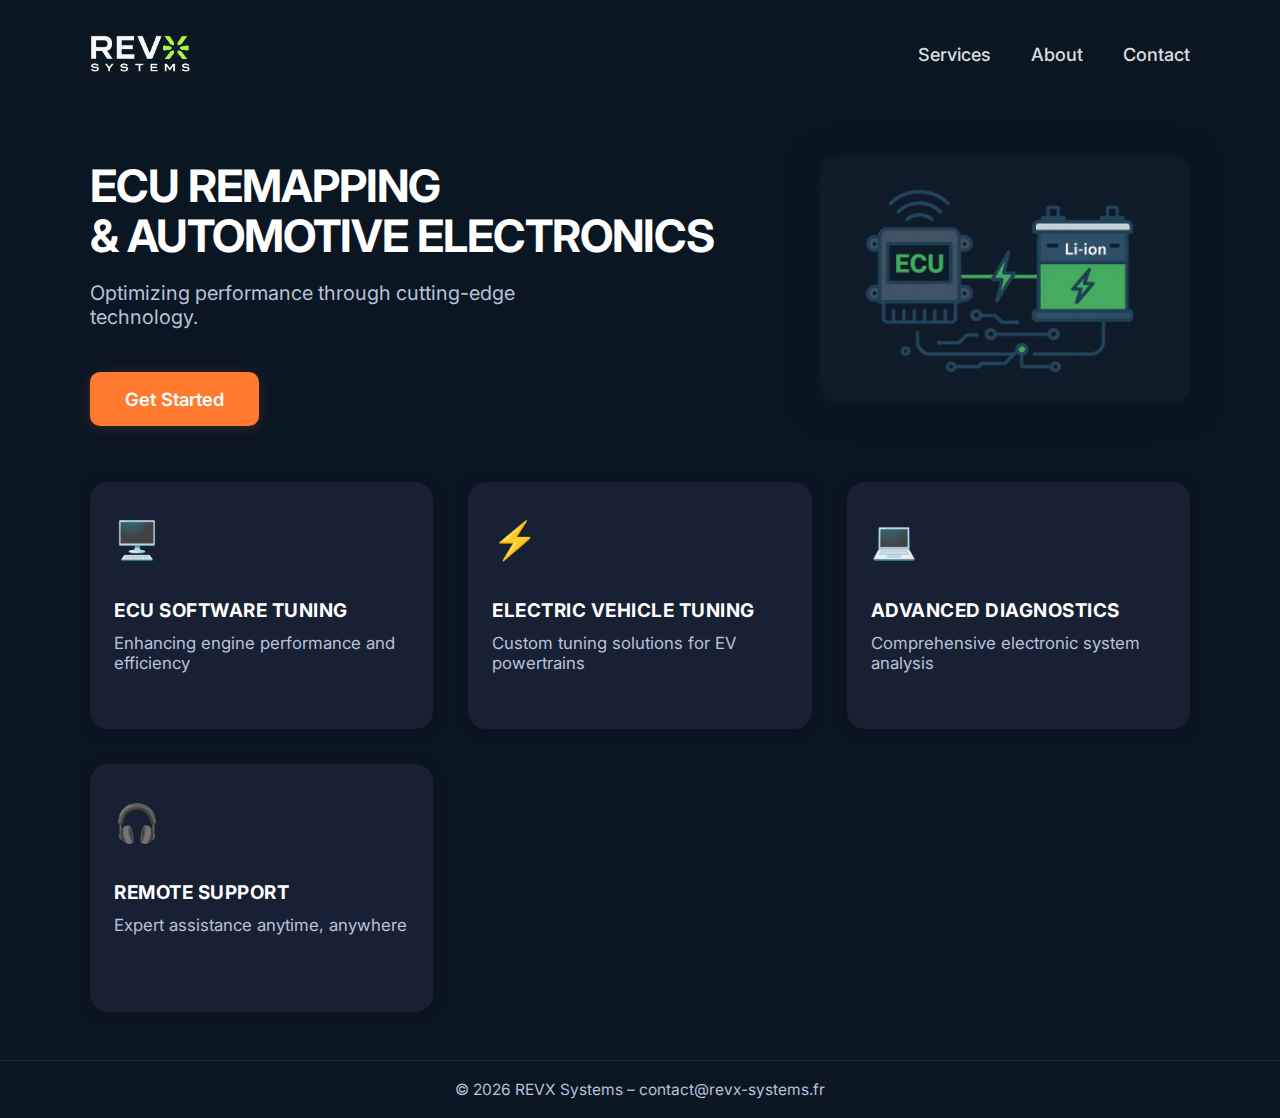
<file: test.html>
<!DOCTYPE html>
<html lang="en">
<head>
  <meta charset="UTF-8">
  <meta name="viewport" content="width=device-width, initial-scale=1.0">
  <title>REVX | ECU Remapping & Automotive Electronics</title>
  <link href="https://fonts.googleapis.com/css2?family=Inter:wght@400;600;700&display=swap" rel="stylesheet">
  <style>
    :root {
      --clr-bg: #0b1623;
      --clr-header: #0b1623;
      --clr-accent: #ff7a2f;
      --clr-link: #fff;
      --clr-text: #fff;
      --clr-card: #172133;
      --clr-card-title: #fff;
      --clr-card-desc: #b8c2d9;
      --shadow: 0 2px 16px rgba(0,0,0,0.18);
      --radius: 18px;
      --max-width: 1100px;
    }
    html, body { margin: 0; padding: 0; }
    body {
      font-family: 'Inter', Arial, sans-serif;
      background: var(--clr-bg);
      color: var(--clr-text);
      min-height: 100vh;
    }
    header {
      background: var(--clr-header);
      color: #fff;
      padding: 2.2rem 0 1.2rem 0;
    }
    .header-container {
      max-width: var(--max-width);
      margin: 0 auto;
      display: flex;
      align-items: center;
      justify-content: space-between;
      padding: 0 2rem;
    }
    .logo img {
      height: 38px;
      vertical-align: middle;
      display: block;
    }
    nav {
      display: flex;
      align-items: center;
      gap: 2.5rem;
    }
    nav a {
      color: #fff;
      text-decoration: none;
      font-weight: 500;
      font-size: 1.13rem;
      transition: color .2s;
      opacity: 0.85;
    }
    nav a:hover {
      color: var(--clr-accent);
      opacity: 1;
    }
    main {
      max-width: var(--max-width);
      margin: 0 auto;
      padding: 0 2rem;
    }
    .hero {
      display: flex;
      flex-wrap: wrap;
      align-items: center;
      justify-content: space-between;
      gap: 2.5rem;
      margin-top: 2.5rem;
      margin-bottom: 3.5rem;
    }
    .hero-text {
      flex: 1 1 420px;
      min-width: 320px;
    }
    .hero-text h1 {
      font-size: 2.8rem;
      font-weight: 700;
      color: #fff;
      margin-bottom: 1.2rem;
      line-height: 1.1;
      letter-spacing: -1px;
      text-transform: uppercase;
    }
    .hero-text p {
      font-size: 1.25rem;
      color: #b8c2d9;
      margin-bottom: 2.2rem;
      max-width: 480px;
    }
    .btn {
      background: var(--clr-accent);
      color: #fff;
      padding: 1rem 2.2rem;
      border: none;
      border-radius: 10px;
      font-weight: 600;
      font-size: 1.15rem;
      cursor: pointer;
      text-decoration: none;
      transition: background .18s;
      box-shadow: 0 2px 12px #ff7a2f33;
      margin-top: 0.5rem;
      display: inline-block;
    }
    .btn:hover {
      background: #ff6600;
    }
    .hero-img img {
      max-width: 370px;
      width: 100%;
      border-radius: 18px;
      box-shadow: 0 4px 32px #0b1623cc;
      background: #101b2a;
      display: block;
    }
    .services-grid {
      display: grid;
      grid-template-columns: repeat(auto-fit, minmax(260px, 1fr));
      gap: 2.2rem;
      margin-top: 2.5rem;
      margin-bottom: 3rem;
    }
    .service-card {
      background: var(--clr-card);
      border-radius: var(--radius);
      box-shadow: var(--shadow);
      padding: 2.2rem 1.5rem 2rem 1.5rem;
      display: flex;
      flex-direction: column;
      align-items: flex-start;
      min-height: 180px;
      border: none;
      transition: box-shadow 0.15s, transform 0.12s;
    }
    .service-card:hover {
      box-shadow: 0 8px 32px #ff7a2f33, var(--shadow);
      transform: translateY(-4px) scale(1.03);
    }
    .service-card .icon {
      font-size: 2.3rem;
      margin-bottom: 1.1rem;
      color: var(--clr-accent);
      display: block;
    }
    .service-card h3 {
      font-size: 1.18rem;
      font-weight: 700;
      color: var(--clr-card-title);
      margin-bottom: 0.7rem;
      text-transform: uppercase;
      letter-spacing: 0.5px;
    }
    .service-card p {
      color: var(--clr-card-desc);
      font-size: 1.05rem;
      margin: 0;
    }
    footer {
      margin-top: 2rem;
      padding: 1.2rem 0;
      text-align: center;
      font-size: .97rem;
      background: var(--clr-bg);
      color: #b8c2d9;
      border-top: 1px solid #1a2538;
    }
    @media (max-width: 900px) {
      .hero { flex-direction: column; align-items: flex-start; }
      .hero-img img { margin: 0 auto; }
      .header-container { flex-direction: column; gap: 1.2rem; }
    }
    @media (max-width: 600px) {
      .header-container, main { padding: 0 1rem; }
      .hero { margin-top: 1.2rem; }
      .services-grid { gap: 1.2rem; }
      .service-card { padding: 1.2rem 0.7rem 1.2rem 0.7rem; }
    }
  </style>
</head>
<body>
  <header>
    <div class="header-container">
      <div class="logo">
        <img src="assets/logo.png" alt="REVX logo">
      </div>
      <nav>
        <a href="#services">Services</a>
        <a href="#about">About</a>
        <a href="contact.html">Contact</a>
      </nav>
    </div>
  </header>
  <main>
    <section class="hero">
      <div class="hero-text">
        <h1>ECU REMAPPING<br>& AUTOMOTIVE ELECTRONICS</h1>
        <p>Optimizing performance through cutting-edge technology.</p>
        <a href="contact.html" class="btn">Get Started</a>
      </div>
      <div class="hero-img">
        <img src="assets/hero-image.png" alt="Car illustration">
      </div>
    </section>
    <section id="services">
      <div class="services-grid">
        <div class="service-card">
          <span class="icon">🖥️</span>
          <h3>ECU SOFTWARE TUNING</h3>
          <p>Enhancing engine performance and efficiency</p>
        </div>
        <div class="service-card">
          <span class="icon">⚡</span>
          <h3>ELECTRIC VEHICLE TUNING</h3>
          <p>Custom tuning solutions for EV powertrains</p>
        </div>
        <div class="service-card">
          <span class="icon">💻</span>
          <h3>ADVANCED DIAGNOSTICS</h3>
          <p>Comprehensive electronic system analysis</p>
        </div>
        <div class="service-card">
          <span class="icon">🎧</span>
          <h3>REMOTE SUPPORT</h3>
          <p>Expert assistance anytime, anywhere</p>
        </div>
      </div>
    </section>
  </main>
  <footer>
    &copy; <span id="year"></span> REVX Systems – contact@revx-systems.fr
  </footer>
  <script>
    document.getElementById('year').textContent = new Date().getFullYear();
  </script>
</body>
</html>
</file>
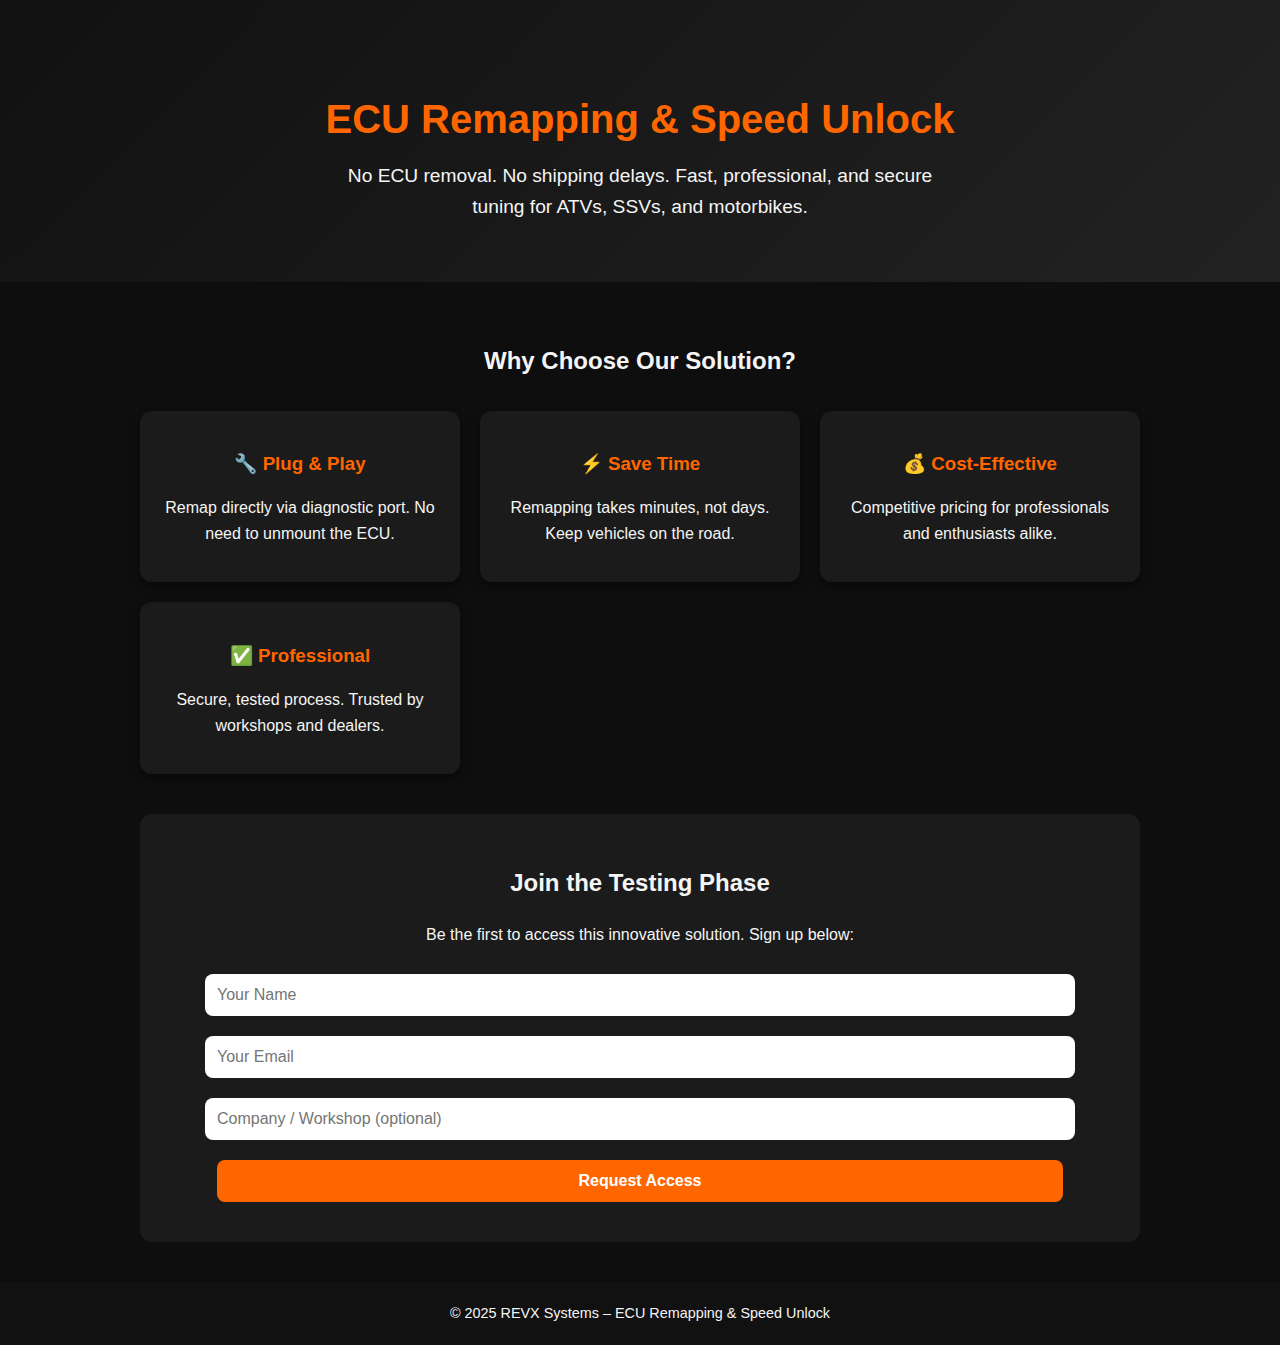
<file: TEST2.HTML>
<!DOCTYPE html>
<html lang="en">
<head>
  <meta charset="UTF-8">
  <meta name="viewport" content="width=device-width, initial-scale=1.0">
  <title>REVX Systems – ECU Remapping & Speed Unlock</title>
  <style>
    body {
      margin: 0;
      font-family: Arial, sans-serif;
      background: #0e0e0e;
      color: #f5f5f5;
      line-height: 1.6;
    }
    header {
      background: linear-gradient(135deg, #111, #222);
      padding: 60px 20px;
      text-align: center;
    }
    header h1 {
      font-size: 2.5rem;
      margin-bottom: 10px;
      color: #ff6600;
    }
    header p {
      font-size: 1.2rem;
      max-width: 600px;
      margin: 0 auto;
    }
    .container {
      max-width: 1000px;
      margin: auto;
      padding: 40px 20px;
    }
    .benefits {
      display: grid;
      grid-template-columns: repeat(auto-fit, minmax(250px, 1fr));
      gap: 20px;
      margin-top: 30px;
    }
    .card {
      background: #1b1b1b;
      padding: 20px;
      border-radius: 12px;
      box-shadow: 0 4px 10px rgba(0,0,0,0.4);
      text-align: center;
    }
    .card h3 {
      margin-bottom: 10px;
      color: #ff6600;
    }
    form {
      background: #1b1b1b;
      padding: 30px;
      border-radius: 12px;
      text-align: center;
      margin-top: 40px;
    }
    form input, form button {
      width: 90%;
      padding: 12px;
      margin: 10px 0;
      border: none;
      border-radius: 8px;
      font-size: 1rem;
    }
    form input {
      background: #fff;
      color: #000;
    }
    form button {
      background: #ff6600;
      color: #fff;
      cursor: pointer;
      font-weight: bold;
      transition: background 0.3s;
    }
    form button:hover {
      background: #e55500;
    }
    footer {
      text-align: center;
      padding: 20px;
      font-size: 0.9rem;
      background: #111;
    }
  </style>
</head>
<body>
  <header>
    <h1>ECU Remapping & Speed Unlock</h1>
    <p>No ECU removal. No shipping delays. Fast, professional, and secure tuning for ATVs, SSVs, and motorbikes.</p>
  </header>

  <div class="container">
    <h2 style="text-align:center;">Why Choose Our Solution?</h2>
    <div class="benefits">
      <div class="card">
        <h3>🔧 Plug & Play</h3>
        <p>Remap directly via diagnostic port. No need to unmount the ECU.</p>
      </div>
      <div class="card">
        <h3>⚡ Save Time</h3>
        <p>Remapping takes minutes, not days. Keep vehicles on the road.</p>
      </div>
      <div class="card">
        <h3>💰 Cost-Effective</h3>
        <p>Competitive pricing for professionals and enthusiasts alike.</p>
      </div>
      <div class="card">
        <h3>✅ Professional</h3>
        <p>Secure, tested process. Trusted by workshops and dealers.</p>
      </div>
    </div>

    <form>
      <h2>Join the Testing Phase</h2>
      <p>Be the first to access this innovative solution. Sign up below:</p>
      <input type="text" placeholder="Your Name" required>
      <input type="email" placeholder="Your Email" required>
      <input type="text" placeholder="Company / Workshop (optional)">
      <button type="submit">Request Access</button>
    </form>
  </div>

  <footer>
    © 2025 REVX Systems – ECU Remapping & Speed Unlock
  </footer>
</body>
</html>
</file>
<file: css/theme-modern.css>
/* ================================================
   REVX Systems - Modern Theme (Charte A)
   ================================================
   Design "Studio" - Inspired by user request
   Dark mode, Orange accents, Glow effects
   ================================================ */

:root {
    /* Primary Colors - Deep Dark / Black */
    --color-bg-primary: #050505;
    --color-bg-secondary: #0a0a0a;
    --color-bg-tertiary: #141414;
    --color-bg-card: #111111;
    --color-bg-card-hover: #1a1a1a;
    
    /* Text Colors */
    --color-text-primary: #ffffff;
    --color-text-secondary: #a1a1aa;
    --color-text-muted: #71717a;
    
    /* Accent - Studio Orange */
    --color-accent: #FF6B35;
    --color-accent-dim: #E85A2A;
    --color-accent-bright: #FF8F6B;
    --color-accent-subtle: rgba(255, 107, 53, 0.15);
    
    /* Borders */
    --color-border: #27272a;
    --color-border-subtle: #18181b;
    
    /* Status */
    --color-upcoming: #FF6B35;
    --color-upcoming-subtle: rgba(255, 107, 53, 0.1);
    
    /* Shadows */
    --shadow-sm: 0 1px 2px rgba(0, 0, 0, 0.5);
    --shadow-md: 0 8px 16px rgba(0, 0, 0, 0.5);
    --shadow-lg: 0 12px 32px rgba(0, 0, 0, 0.6);
    --shadow-glow: 0 0 40px rgba(255, 255, 255, 0.15);
    --shadow-accent: 0 0 25px rgba(255, 107, 53, 0.3);
    
    /* Transitions */
    --transition-fast: 0.15s ease;
    --transition-base: 0.2s cubic-bezier(0.4, 0, 0.2, 1);
    --transition-slow: 0.4s cubic-bezier(0.4, 0, 0.2, 1);
}

/* ================================================
   Base Styling
   ================================================ */

body {
    background-color: var(--color-bg-primary);
    color: var(--color-text-primary);
}

/* Typography Glow Effects */
h1, h2, h3 {
    letter-spacing: -0.02em;
}

/* ================================================
   Header
   ================================================ */

.header {
    background-color: rgba(5, 5, 5, 0.8);
    backdrop-filter: blur(16px);
    -webkit-backdrop-filter: blur(16px);
    border-bottom: 1px solid rgba(255,255,255,0.05);
}

.nav-link {
    color: var(--color-text-secondary);
    font-weight: 500;
}

.nav-link:hover {
    color: var(--color-text-primary);
    text-shadow: 0 0 10px rgba(255,255,255,0.5);
}

.nav-link::after {
    background-color: var(--color-accent);
    box-shadow: 0 0 10px var(--color-accent);
}

.nav-link.active {
    color: var(--color-text-primary);
}

/* Theme Toggle */
.theme-label {
    color: var(--color-text-muted);
}

.toggle-btn {
    background-color: var(--color-bg-tertiary);
    border: 1px solid var(--color-border);
}

.toggle-option {
    color: var(--color-text-muted);
}

.toggle-option.active {
    background-color: var(--color-accent);
    color: #ffffff;
    box-shadow: 0 0 10px var(--color-accent-subtle);
}

.toggle-option:hover:not(.active) {
    color: var(--color-text-primary);
}

/* Mobile Menu */
.mobile-menu-btn span {
    background-color: var(--color-text-secondary);
}

.mobile-nav {
    background-color: var(--color-bg-secondary);
    border-bottom: 1px solid var(--color-border);
}

.mobile-nav-link {
    color: var(--color-text-secondary);
}

.mobile-nav-link:hover,
.mobile-nav-link.active {
    background-color: var(--color-bg-tertiary);
    color: var(--color-accent);
}

/* ================================================
   Hero
   ================================================ */

.hero {
    background-image: url('../assets/backgound2.png');
}

.hero::before {
    background: radial-gradient(circle at center, rgba(5,5,5,0.7) 0%, rgba(5,5,5,1) 100%);
}

.hero-badge {
    display: inline-block;
    padding: 8px 16px;
    border-radius: 50px;
    background: rgba(255, 255, 255, 0.03);
    border: 1px solid rgba(255, 255, 255, 0.1);
    color: var(--color-text-primary);
    font-size: 0.8rem;
    font-weight: 500;
    text-transform: uppercase;
    letter-spacing: 0.1em;
    margin-bottom: 32px;
    box-shadow: 0 0 20px rgba(0,0,0,0.5);
    backdrop-filter: blur(4px);
}

.hero-buttons {
    display: flex;
    gap: 16px;
    justify-content: center;
    margin-top: 40px;
    flex-wrap: wrap;
}

.hero-title {
    color: var(--color-text-primary);
    font-size: 4rem; /* Larger */
    font-weight: 700;
    text-shadow: 0 0 30px rgba(255, 255, 255, 0.4), 0 0 60px rgba(255, 255, 255, 0.1);
    margin-bottom: 24px;
}

/* Orange text for highlight if we had span, but apply to title generally for now or accent usage */
.hero-title strong, 
.hero-title span {
    color: var(--color-accent);
    text-shadow: 0 0 30px rgba(255, 107, 53, 0.4);
}

.hero-subtitle {
    color: var(--color-text-secondary);
    font-size: 1.25rem;
    max-width: 600px;
    margin-left: auto;
    margin-right: auto;
}

@media (max-width: 900px) {
    .hero-title {
        font-size: 2.5rem;
    }
}

/* ================================================
   Buttons
   ================================================ */

.btn {
    border-radius: 8px; /* Slightly more rounded */
    font-weight: 600;
    letter-spacing: 0.01em;
    padding: 16px 32px;
}

.btn-primary {
    background-color: var(--color-accent);
    color: #000000; /* Black text on Orange for high contrast/studio look */
    border: 1px solid var(--color-accent);
    box-shadow: var(--shadow-accent);
}

.btn-primary:hover {
    background-color: var(--color-accent-bright);
    border-color: var(--color-accent-bright);
    transform: translateY(-2px);
    box-shadow: 0 0 35px rgba(255, 107, 53, 0.5);
}

.btn-secondary {
    background-color: transparent;
    color: var(--color-text-primary);
    border: 1px solid rgba(255,255,255,0.2);
}

.btn-secondary:hover {
    background-color: rgba(255,255,255,0.05);
    border-color: var(--color-text-primary);
    transform: translateY(-2px);
}

/* ================================================
   Section Titles
   ================================================ */

.section-title {
    color: var(--color-text-primary);
    text-shadow: 0 0 20px rgba(255,255,255,0.15);
}

.section-label {
    display: block;
    font-size: 0.75rem;
    color: var(--color-accent);
    font-weight: 700;
    letter-spacing: 0.1em;
    margin-bottom: 12px;
    opacity: 0.9;
    text-shadow: 0 0 10px var(--color-accent-subtle);
    text-transform: uppercase;
}

/* ================================================
   Domains Section
   ================================================ */

.domains {
    background-color: var(--color-bg-primary);
}

.domain-card {
    background-color: var(--color-bg-card);
    border: 1px solid var(--color-border);
    border-radius: 16px;
    padding: 40px 30px;
}

.domain-card:hover {
    background-color: var(--color-bg-card-hover);
    border-color: var(--color-border); /* Subtle change */
    transform: translateY(-5px);
}

.domain-icon {
    background-color: rgba(255, 255, 255, 0.03);
    border-radius: 12px;
    padding: 12px;
    width: 64px;
    height: 64px;
    margin-bottom: 24px;
    border: 1px solid rgba(255,255,255,0.05);
}

.domain-icon svg {
    /* Retint SVGs to orange via filter if needed, 
       but overriding stroke/fill colors is better */
}

/* Important: Override SVG colors for this theme locally */
.domain-card:hover .domain-title {
    color: var(--color-accent);
    text-shadow: 0 0 15px var(--color-accent-subtle);
}

.domain-title {
    color: var(--color-text-primary);
    font-size: 1.25rem;
    font-weight: 600;
    transition: var(--transition-base);
}

.domain-desc {
    color: var(--color-text-secondary);
}

.domain-badge {
    background-color: rgba(255, 107, 53, 0.1);
    color: var(--color-accent);
    border: 1px solid rgba(255, 107, 53, 0.2);
}

/* ================================================
   Positioning Section
   ================================================ */

.positioning {
    background-color: var(--color-bg-secondary);
}

.positioning-item {
    background-color: var(--color-bg-card);
    border: 1px solid var(--color-border);
    color: var(--color-text-secondary);
    border-radius: 12px;
}

.positioning-item span {
    color: var(--color-text-primary);
}

/* ================================================
   Page Header
   ================================================ */

.page-header {
    background: radial-gradient(circle at top, rgba(20,20,20,1) 0%, rgba(5,5,5,1) 100%);
    padding-top: 180px;
}

.page-title {
    color: var(--color-text-primary);
    text-shadow: 0 0 30px rgba(255,255,255,0.2);
}

.page-subtitle {
    color: var(--color-text-secondary);
}

.page-badge {
    background-color: rgba(255, 107, 53, 0.1);
    color: var(--color-accent);
    border: 1px solid rgba(255, 107, 53, 0.2);
}

/* ================================================
   Service Sections
   ================================================ */

.service-section {
    background-color: var(--color-bg-primary);
}

.service-section--alt {
    background-color: var(--color-bg-secondary);
}

.service-title {
    color: var(--color-text-primary);
}

.service-title::before {
    content: none; /* Reset label for other titles */
}

.service-intro {
    color: var(--color-text-primary);
}

.service-text {
    color: var(--color-text-secondary);
}

.service-subtitle {
    color: var(--color-text-primary);
}

.service-type {
    background-color: var(--color-bg-card);
    border: 1px solid var(--color-border);
}

.service-type h4 {
    color: var(--color-text-primary);
}

.service-type p {
    color: var(--color-text-secondary);
}

.support-feature-text h4 {
    color: var(--color-text-primary);
}

.support-feature-text p {
    color: var(--color-text-secondary);
}

/* ================================================
   Diagnostic Page
   ================================================ */

.diagnostic-intro {
    background-color: var(--color-bg-primary);
}

.intro-text {
    color: var(--color-text-secondary);
}

.intro-text--lead {
    color: var(--color-text-primary);
}

.diagnostic-features {
    background-color: var(--color-bg-secondary);
}

.feature-card {
    background-color: var(--color-bg-card);
    border: 1px solid var(--color-border);
}

.feature-title {
    color: var(--color-text-primary);
}

.feature-desc {
    color: var(--color-text-secondary);
}

.diagnostic-status {
    background-color: var(--color-bg-primary);
}

.status-block {
    background-color: var(--color-bg-card);
    border: 1px solid var(--color-border);
}

.status-title {
    color: var(--color-text-primary);
}

.status-text {
    color: var(--color-text-secondary);
}

.diagnostic-flow {
    background-color: var(--color-bg-secondary);
}

/* ================================================
   Solution Page
   ================================================ */

.philosophy {
    background-color: var(--color-bg-primary);
}

.philosophy-lead {
    color: var(--color-text-primary);
}

.philosophy-desc {
    color: var(--color-text-secondary);
}

.method {
    background-color: var(--color-bg-secondary);
}

.method-step {
    background-color: var(--color-bg-card);
    border: 1px solid var(--color-border);
}

.method-number {
    color: var(--color-accent);
    font-size: 0.9rem;
    background: rgba(255, 107, 53, 0.1);
    display: inline-block;
    padding: 4px 12px;
    border-radius: 20px;
    margin-bottom: 24px;
}

.method-title {
    color: var(--color-text-primary);
}

.method-desc {
    color: var(--color-text-secondary);
}

.approach {
    background-color: var(--color-bg-primary);
}

.approach-item {
    background-color: var(--color-bg-card);
    border: 1px solid var(--color-border);
}

.approach-text h3 {
    color: var(--color-text-primary);
}

.approach-text p {
    color: var(--color-text-secondary);
}

.summary-visual {
    background-color: var(--color-bg-secondary);
}

/* ================================================
   Contact Page
   ================================================ */

.about {
    background-color: var(--color-bg-primary);
}

.about-lead {
    color: var(--color-text-primary);
}

.about-desc {
    color: var(--color-text-secondary);
}

.contact-info {
    background-color: var(--color-bg-secondary);
}

.contact-card {
    background-color: var(--color-bg-card);
    border: 1px solid var(--color-border);
}

.contact-label {
    color: var(--color-text-muted);
}

.contact-value {
    color: var(--color-accent);
}

.contact-note {
    color: var(--color-text-muted);
}

.process-note {
    background-color: var(--color-bg-primary);
}

.note-block {
    background-color: var(--color-bg-card);
    border: 1px solid var(--color-border);
    background-image: linear-gradient(135deg, rgba(255, 107, 53, 0.03) 0%, transparent 100%);
}

.note-title {
    color: var(--color-text-primary);
}

.note-text {
    color: var(--color-text-secondary);
}

.values {
    background-color: var(--color-bg-secondary);
}

.value-item h4 {
    color: var(--color-text-primary);
}

.value-item p {
    color: var(--color-text-secondary);
}

/* ================================================
   CTA Section
   ================================================ */

.cta-section {
    background-color: var(--color-bg-primary);
}

.cta-content {
    background: var(--color-bg-card);
    border: 1px solid var(--color-border);
    position: relative;
    overflow: hidden;
}

.cta-content::after {
    content: '';
    position: absolute;
    top: -50%;
    left: -50%;
    width: 200%;
    height: 200%;
    background: radial-gradient(circle, rgba(255, 107, 53, 0.05) 0%, transparent 50%);
    pointer-events: none;
}

.cta-title {
    color: var(--color-text-primary);
    position: relative;
    z-index: 1;
}

.cta-text {
    color: var(--color-text-secondary);
    position: relative;
    z-index: 1;
}

/* ================================================
   Footer
   ================================================ */

.footer {
    background-color: var(--color-bg-secondary);
    border-top: 1px solid var(--color-border);
}

.footer-tagline {
    color: var(--color-text-muted);
}

.footer-nav a {
    color: var(--color-text-secondary);
}

.footer-nav a:hover {
    color: var(--color-accent);
}

.footer-copy {
    color: var(--color-text-muted);
}

/* ================================================
   SVG Colors
   ================================================ */

.svg-stroke {
    stroke: var(--color-text-secondary);
}

.svg-stroke-accent {
    stroke: var(--color-accent);
}

.svg-fill-accent {
    fill: var(--color-accent);
}

.svg-fill-dark {
    fill: var(--color-bg-tertiary);
}

.svg-text,
.svg-text-small {
    fill: var(--color-text-secondary);
}

/* ================================================
   Scrollbar (WebKit)
   ================================================ */

::-webkit-scrollbar {
    width: 10px;
    height: 10px;
}

::-webkit-scrollbar-track {
    background: var(--color-bg-primary);
}

::-webkit-scrollbar-thumb {
    background: var(--color-border);
    border-radius: 5px;
}

::-webkit-scrollbar-thumb:hover {
    background: var(--color-accent-dim);
}

/* ================================================
   Selection
   ================================================ */

::selection {
    background-color: var(--color-accent);
    color: #000000;
}
</file>
<file: css/theme-v1.css>
/* ================================================
   REVX Systems - V1 Refined Theme (Charte B)
   ================================================
   Inspirée de l'ancienne landing revx-systems.fr
   Même esprit général, mais :
   - Plus sobre
   - Moins marketing
   - Plus structuré
   Palette plus contenue
   Typographie plus sérieuse
   ================================================ */

:root {
    /* Primary Colors - Deeper, more professional blues */
    --v1-bg-primary: #0a0f1a;
    --v1-bg-secondary: #111827;
    --v1-bg-tertiary: #1a2332;
    --v1-bg-card: #1e2a3d;
    --v1-bg-card-hover: #243348;
    
    /* Text Colors */
    --v1-text-primary: #f0f4f8;
    --v1-text-secondary: #94a3b8;
    --v1-text-muted: #64748b;
    
    /* Accent - REVX Green (slightly warmer) */
    --v1-accent: #22c55e;
    --v1-accent-dim: #16a34a;
    --v1-accent-bright: #4ade80;
    --v1-accent-subtle: rgba(34, 197, 94, 0.12);
    
    /* Secondary accent - Blue undertones */
    --v1-secondary: #3b82f6;
    --v1-secondary-subtle: rgba(59, 130, 246, 0.1);
    
    /* Borders */
    --v1-border: #2d3a4f;
    --v1-border-subtle: #1e2a3d;
    
    /* Status */
    --v1-upcoming: #fb923c;
    --v1-upcoming-subtle: rgba(251, 146, 60, 0.12);
    
    /* Gradients */
    --v1-gradient-hero: linear-gradient(135deg, #0a0f1a 0%, #111827 50%, #0f172a 100%);
    --v1-gradient-card: linear-gradient(145deg, #1e2a3d 0%, #1a2332 100%);
    --v1-gradient-accent: linear-gradient(135deg, #22c55e 0%, #16a34a 100%);
    
    /* Shadows */
    --v1-shadow-sm: 0 2px 4px rgba(0, 0, 0, 0.3);
    --v1-shadow-md: 0 4px 16px rgba(0, 0, 0, 0.4);
    --v1-shadow-lg: 0 8px 32px rgba(0, 0, 0, 0.5);
    --v1-shadow-glow: 0 0 20px rgba(34, 197, 94, 0.15);
}

/* ================================================
   Base Styling
   ================================================ */

body {
    background-color: var(--v1-bg-primary);
    color: var(--v1-text-primary);
}

/* ================================================
   Header
   ================================================ */

.header {
    background: linear-gradient(180deg, rgba(10, 15, 26, 0.95) 0%, rgba(10, 15, 26, 0.85) 100%);
    backdrop-filter: blur(16px);
    -webkit-backdrop-filter: blur(16px);
    border-bottom: 1px solid var(--v1-border-subtle);
}

.nav-link {
    color: var(--v1-text-secondary);
}

.nav-link:hover {
    color: var(--v1-text-primary);
}

.nav-link::after {
    background: var(--v1-gradient-accent);
}

.nav-link.active {
    color: var(--v1-accent);
}

/* Theme Toggle */
.theme-label {
    color: var(--v1-text-muted);
}

.toggle-btn {
    background-color: var(--v1-bg-tertiary);
    border: 1px solid var(--v1-border);
}

.toggle-option {
    color: var(--v1-text-muted);
}

.toggle-option.active {
    background: var(--v1-gradient-accent);
    color: #ffffff;
}

.toggle-option:hover:not(.active) {
    color: var(--v1-text-primary);
}

/* Mobile Menu */
.mobile-menu-btn span {
    background-color: var(--v1-text-secondary);
}

.mobile-nav {
    background: linear-gradient(180deg, var(--v1-bg-secondary) 0%, var(--v1-bg-primary) 100%);
    border-bottom: 1px solid var(--v1-border);
}

.mobile-nav-link {
    color: var(--v1-text-secondary);
}

.mobile-nav-link:hover,
.mobile-nav-link.active {
    background-color: var(--v1-bg-tertiary);
    color: var(--v1-accent);
}

/* ================================================
   Hero
   ================================================ */

.hero {
    background-image: url('../assets/backgound2.png');
}

.hero::before {
    background: linear-gradient(180deg, rgba(10, 15, 26, 0.75) 0%, rgba(10, 15, 26, 0.9) 100%);
}

.hero-title {
    color: var(--v1-text-primary);
    text-shadow: 0 2px 20px rgba(0, 0, 0, 0.3);
}

.hero-subtitle {
    color: var(--v1-text-secondary);
}

/* ================================================
   Buttons
   ================================================ */

.btn-primary {
    background: var(--v1-gradient-accent);
    color: #ffffff;
    box-shadow: var(--v1-shadow-md), var(--v1-shadow-glow);
}

.btn-primary:hover {
    background: linear-gradient(135deg, var(--v1-accent-bright) 0%, var(--v1-accent) 100%);
    box-shadow: var(--v1-shadow-lg), 0 0 30px rgba(34, 197, 94, 0.25);
}

/* ================================================
   Section Titles
   ================================================ */

.section-title {
    color: var(--v1-text-primary);
    position: relative;
}

.section-title::after {
    content: '';
    display: block;
    width: 60px;
    height: 3px;
    background: var(--v1-gradient-accent);
    margin: 20px auto 0;
    border-radius: 2px;
}

/* ================================================
   Domains Section
   ================================================ */

.domains {
    background: linear-gradient(180deg, var(--v1-bg-secondary) 0%, var(--v1-bg-primary) 100%);
}

.domain-card {
    background: var(--v1-gradient-card);
    border: 1px solid var(--v1-border);
    box-shadow: var(--v1-shadow-sm);
}

.domain-card:hover {
    background: var(--v1-bg-card-hover);
    border-color: var(--v1-accent);
    box-shadow: var(--v1-shadow-md), var(--v1-shadow-glow);
}

.domain-title {
    color: var(--v1-text-primary);
}

.domain-desc {
    color: var(--v1-text-secondary);
}

.domain-badge {
    background: linear-gradient(135deg, var(--v1-upcoming-subtle) 0%, rgba(251, 146, 60, 0.08) 100%);
    color: var(--v1-upcoming);
    border: 1px solid rgba(251, 146, 60, 0.2);
}

/* ================================================
   Positioning Section
   ================================================ */

.positioning {
    background-color: var(--v1-bg-primary);
}

.positioning-item {
    background: var(--v1-gradient-card);
    border: 1px solid var(--v1-border-subtle);
    color: var(--v1-text-primary);
}

/* ================================================
   Page Header
   ================================================ */

.page-header {
    background: 
        radial-gradient(ellipse at 50% 0%, rgba(34, 197, 94, 0.05) 0%, transparent 60%),
        linear-gradient(180deg, var(--v1-bg-secondary) 0%, var(--v1-bg-primary) 100%);
}

.page-title {
    color: var(--v1-text-primary);
}

.page-subtitle {
    color: var(--v1-text-secondary);
}

.page-badge {
    background: linear-gradient(135deg, var(--v1-upcoming-subtle) 0%, rgba(251, 146, 60, 0.08) 100%);
    color: var(--v1-upcoming);
    border: 1px solid rgba(251, 146, 60, 0.2);
}

/* ================================================
   Service Sections
   ================================================ */

.service-section {
    background-color: var(--v1-bg-primary);
}

.service-section--alt {
    background: linear-gradient(180deg, var(--v1-bg-secondary) 0%, var(--v1-bg-tertiary) 100%);
}

.service-title {
    color: var(--v1-text-primary);
}

.service-intro {
    color: var(--v1-text-primary);
}

.service-text {
    color: var(--v1-text-secondary);
}

.service-subtitle {
    color: var(--v1-text-primary);
}

.service-type {
    background: var(--v1-gradient-card);
    border: 1px solid var(--v1-border);
}

.service-type h4 {
    color: var(--v1-text-primary);
}

.service-type p {
    color: var(--v1-text-secondary);
}

.support-feature-text h4 {
    color: var(--v1-text-primary);
}

.support-feature-text p {
    color: var(--v1-text-secondary);
}

/* ================================================
   Diagnostic Page
   ================================================ */

.diagnostic-intro {
    background-color: var(--v1-bg-primary);
}

.intro-text {
    color: var(--v1-text-secondary);
}

.intro-text--lead {
    color: var(--v1-text-primary);
}

.diagnostic-features {
    background: linear-gradient(180deg, var(--v1-bg-secondary) 0%, var(--v1-bg-tertiary) 100%);
}

.feature-card {
    background: var(--v1-gradient-card);
    border: 1px solid var(--v1-border);
    box-shadow: var(--v1-shadow-sm);
}

.feature-title {
    color: var(--v1-text-primary);
}

.feature-desc {
    color: var(--v1-text-secondary);
}

.diagnostic-status {
    background-color: var(--v1-bg-primary);
}

.status-block {
    background: var(--v1-gradient-card);
    border: 1px solid var(--v1-border);
    box-shadow: var(--v1-shadow-md);
}

.status-title {
    color: var(--v1-text-primary);
}

.status-text {
    color: var(--v1-text-secondary);
}

.diagnostic-flow {
    background: linear-gradient(180deg, var(--v1-bg-secondary) 0%, var(--v1-bg-primary) 100%);
}

/* ================================================
   Solution Page
   ================================================ */

.philosophy {
    background-color: var(--v1-bg-primary);
}

.philosophy-lead {
    color: var(--v1-text-primary);
}

.philosophy-desc {
    color: var(--v1-text-secondary);
}

.method {
    background: linear-gradient(180deg, var(--v1-bg-secondary) 0%, var(--v1-bg-tertiary) 100%);
}

.method-step {
    background: var(--v1-gradient-card);
    border: 1px solid var(--v1-border);
    box-shadow: var(--v1-shadow-sm);
    transition: all 0.3s ease;
}

.method-step:hover {
    transform: translateY(-4px);
    box-shadow: var(--v1-shadow-md), var(--v1-shadow-glow);
    border-color: var(--v1-accent);
}

.method-number {
    color: var(--v1-accent);
    opacity: 1;
}

.method-title {
    color: var(--v1-text-primary);
}

.method-desc {
    color: var(--v1-text-secondary);
}

.approach {
    background-color: var(--v1-bg-primary);
}

.approach-item {
    background: var(--v1-gradient-card);
    border: 1px solid var(--v1-border-subtle);
}

.approach-text h3 {
    color: var(--v1-text-primary);
}

.approach-text p {
    color: var(--v1-text-secondary);
}

.summary-visual {
    background: linear-gradient(180deg, var(--v1-bg-secondary) 0%, var(--v1-bg-primary) 100%);
}

/* ================================================
   Contact Page
   ================================================ */

.about {
    background-color: var(--v1-bg-primary);
}

.about-lead {
    color: var(--v1-text-primary);
}

.about-desc {
    color: var(--v1-text-secondary);
}

.contact-info {
    background: linear-gradient(180deg, var(--v1-bg-secondary) 0%, var(--v1-bg-tertiary) 100%);
}

.contact-card {
    background: var(--v1-gradient-card);
    border: 1px solid var(--v1-border);
    box-shadow: var(--v1-shadow-md);
    transition: all 0.3s ease;
}

.contact-card:hover {
    transform: translateY(-4px);
    box-shadow: var(--v1-shadow-lg), var(--v1-shadow-glow);
    border-color: var(--v1-accent);
}

.contact-label {
    color: var(--v1-text-muted);
}

.contact-value {
    color: var(--v1-accent);
}

.contact-note {
    color: var(--v1-text-muted);
}

.process-note {
    background-color: var(--v1-bg-primary);
}

.note-block {
    background: var(--v1-gradient-card);
    border: 1px solid var(--v1-border);
    box-shadow: var(--v1-shadow-md);
}

.note-title {
    color: var(--v1-text-primary);
}

.note-text {
    color: var(--v1-text-secondary);
}

.values {
    background: linear-gradient(180deg, var(--v1-bg-secondary) 0%, var(--v1-bg-primary) 100%);
}

.value-item h4 {
    color: var(--v1-text-primary);
}

.value-item p {
    color: var(--v1-text-secondary);
}

/* ================================================
   CTA Section
   ================================================ */

.cta-section {
    background-color: var(--v1-bg-primary);
}

.cta-content {
    background: 
        radial-gradient(ellipse at 50% 50%, rgba(34, 197, 94, 0.05) 0%, transparent 70%),
        var(--v1-gradient-card);
    border: 1px solid var(--v1-border);
    box-shadow: var(--v1-shadow-lg);
}

.cta-title {
    color: var(--v1-text-primary);
}

.cta-text {
    color: var(--v1-text-secondary);
}

/* ================================================
   Footer
   ================================================ */

.footer {
    background: linear-gradient(180deg, var(--v1-bg-secondary) 0%, var(--v1-bg-primary) 100%);
    border-top: 1px solid var(--v1-border);
}

.footer-tagline {
    color: var(--v1-text-muted);
}

.footer-nav a {
    color: var(--v1-text-secondary);
}

.footer-nav a:hover {
    color: var(--v1-accent);
}

.footer-copy {
    color: var(--v1-text-muted);
}

/* ================================================
   SVG Colors
   ================================================ */

.svg-stroke {
    stroke: var(--v1-text-secondary);
}

.svg-stroke-accent {
    stroke: var(--v1-accent);
}

.svg-fill-accent {
    fill: var(--v1-accent);
}

.svg-fill-dark {
    fill: var(--v1-bg-tertiary);
}

.svg-text,
.svg-text-small {
    fill: var(--v1-text-secondary);
}

/* ================================================
   Scrollbar (WebKit)
   ================================================ */

::-webkit-scrollbar {
    width: 10px;
    height: 10px;
}

::-webkit-scrollbar-track {
    background: var(--v1-bg-secondary);
}

::-webkit-scrollbar-thumb {
    background: linear-gradient(180deg, var(--v1-border) 0%, var(--v1-bg-card) 100%);
    border-radius: 5px;
}

::-webkit-scrollbar-thumb:hover {
    background: var(--v1-text-muted);
}

/* ================================================
   Selection
   ================================================ */

::selection {
    background-color: var(--v1-accent);
    color: #ffffff;
}

/* ================================================
   Additional V1 Style Touches
   ================================================ */

/* Stronger card hover effects */
.domain-card,
.feature-card,
.method-step {
    transition: all 0.3s cubic-bezier(0.4, 0, 0.2, 1);
}

/* Accent glow on interactive elements */
.btn-primary,
.contact-value:hover {
    text-shadow: 0 0 10px rgba(34, 197, 94, 0.3);
}
</file>
<file: css/styles.css>
/* ================================================
   REVX Systems - Base Styles
   ================================================ */

/* CSS Reset & Base */
*, *::before, *::after {
    box-sizing: border-box;
    margin: 0;
    padding: 0;
}

html {
    scroll-behavior: smooth;
    font-size: 16px;
}

body {
    font-family: 'Inter', -apple-system, BlinkMacSystemFont, 'Segoe UI', Roboto, sans-serif;
    line-height: 1.6;
    -webkit-font-smoothing: antialiased;
    -moz-osx-font-smoothing: grayscale;
    overflow-x: hidden;
}

img {
    max-width: 100%;
    height: auto;
    display: block;
}

a {
    text-decoration: none;
    color: inherit;
    transition: color 0.2s ease;
}

ul, ol {
    list-style: none;
}

button {
    font-family: inherit;
    cursor: pointer;
    border: none;
    background: none;
}

/* ================================================
   Layout
   ================================================ */

.container {
    width: 100%;
    max-width: 1200px;
    margin: 0 auto;
    padding: 0 24px;
}

.section {
    padding: 80px 0;
}

@media (max-width: 768px) {
    .section {
        padding: 60px 0;
    }
}

/* ================================================
   Header
   ================================================ */

.header {
    position: fixed;
    top: 0;
    left: 0;
    right: 0;
    z-index: 1000;
    padding: 16px 0;
    transition: all 0.3s ease;
}

.header-content {
    display: flex;
    align-items: center;
    justify-content: space-between;
    gap: 32px;
}

.logo {
    display: flex;
    align-items: center;
    flex-shrink: 0;
}

.logo img {
    height: 64px;
    width: auto;
}

.nav {
    display: flex;
    align-items: center;
    margin-left: auto;
}

.nav-list {
    display: flex;
    align-items: center;
    gap: 32px;
}

.nav-link {
    font-size: 0.9rem;
    font-weight: 500;
    padding: 8px 0;
    position: relative;
    transition: color 0.2s ease;
}

.nav-link::after {
    content: '';
    position: absolute;
    bottom: 0;
    left: 0;
    width: 0;
    height: 2px;
    transition: width 0.2s ease;
}

.nav-link:hover::after,
.nav-link.active::after {
    width: 100%;
}

.header-actions {
    display: flex;
    align-items: center;
    gap: 20px;
}

/* Theme Toggle */
.theme-toggle {
    display: flex;
    align-items: center;
    gap: 10px;
}

.theme-label {
    font-size: 0.75rem;
    text-transform: uppercase;
    letter-spacing: 0.5px;
    opacity: 0.7;
}

.toggle-btn {
    display: flex;
    padding: 4px;
    border-radius: 6px;
    gap: 2px;
}

.toggle-option {
    padding: 6px 12px;
    font-size: 0.75rem;
    font-weight: 500;
    border-radius: 4px;
    transition: all 0.2s ease;
    cursor: pointer;
}

/* Mobile Menu Button */
.mobile-menu-btn {
    display: none;
    flex-direction: column;
    justify-content: center;
    gap: 5px;
    width: 32px;
    height: 32px;
    padding: 4px;
}

.mobile-menu-btn span {
    display: block;
    width: 100%;
    height: 2px;
    transition: all 0.3s ease;
}

.mobile-menu-btn.active span:nth-child(1) {
    transform: rotate(45deg) translate(5px, 5px);
}

.mobile-menu-btn.active span:nth-child(2) {
    opacity: 0;
}

.mobile-menu-btn.active span:nth-child(3) {
    transform: rotate(-45deg) translate(5px, -5px);
}

@media (max-width: 900px) {
    .nav {
        display: none;
    }
    
    .mobile-menu-btn {
        display: flex;
    }
    
    .theme-label {
        display: none;
    }
}

/* Mobile Navigation */
.mobile-nav {
    position: fixed;
    top: 76px;
    left: 0;
    right: 0;
    z-index: 999;
    padding: 24px;
    transform: translateY(-100%);
    opacity: 0;
    visibility: hidden;
    transition: all 0.3s ease;
}

.mobile-nav.active {
    transform: translateY(0);
    opacity: 1;
    visibility: visible;
}

.mobile-nav-list {
    display: flex;
    flex-direction: column;
    gap: 8px;
}

.mobile-nav-link {
    display: block;
    padding: 12px 16px;
    font-size: 1rem;
    font-weight: 500;
    border-radius: 8px;
    transition: all 0.2s ease;
}

/* ================================================
   Hero Section
   ================================================ */

.hero {
    padding: 160px 0 100px;
    min-height: 100vh;
    display: flex;
    align-items: center;
    background-image: url('../assets/backgound2.png');
    background-size: cover;
    background-position: center;
    background-repeat: no-repeat;
    position: relative;
}

.hero::before {
    content: '';
    position: absolute;
    top: 0;
    left: 0;
    right: 0;
    bottom: 0;
    background: linear-gradient(180deg, rgba(13, 17, 23, 0.7) 0%, rgba(13, 17, 23, 0.85) 100%);
    z-index: 0;
}

.hero .container {
    position: relative;
    z-index: 1;
}

.hero-content {
    max-width: 800px;
    margin: 0 auto;
    text-align: center;
}

.hero-text {
    max-width: 100%;
}

.hero-title {
    font-size: 2.75rem;
    font-weight: 700;
    line-height: 1.15;
    margin-bottom: 20px;
    letter-spacing: -0.02em;
}

.hero-subtitle {
    font-size: 1.15rem;
    line-height: 1.6;
    margin-bottom: 32px;
    opacity: 0.85;
}

.hero-visual {
    display: flex;
    justify-content: center;
    align-items: center;
}

.hero-illustration {
    width: 100%;
    max-width: 500px;
    height: auto;
}

@media (max-width: 900px) {
    .hero {
        padding: 120px 0 60px;
        min-height: auto;
    }
    
    .hero-title {
        font-size: 2rem;
    }
}

/* ================================================
   Buttons
   ================================================ */

.btn {
    display: inline-flex;
    align-items: center;
    justify-content: center;
    padding: 14px 28px;
    font-size: 0.95rem;
    font-weight: 600;
    border-radius: 8px;
    transition: all 0.2s ease;
    cursor: pointer;
}

.btn-primary {
    box-shadow: 0 4px 14px rgba(0, 0, 0, 0.15);
}

.btn-primary:hover {
    transform: translateY(-2px);
    box-shadow: 0 6px 20px rgba(0, 0, 0, 0.2);
}

/* ================================================
   Section Titles
   ================================================ */

.section-title {
    font-size: 1.85rem;
    font-weight: 700;
    margin-bottom: 48px;
    letter-spacing: -0.01em;
    text-align: center;
}

/* ================================================
   Domains Grid
   ================================================ */

.domains-grid {
    display: grid;
    grid-template-columns: repeat(4, 1fr);
    gap: 24px;
}

.domain-card {
    padding: 32px 24px;
    border-radius: 12px;
    text-align: center;
    transition: all 0.3s ease;
    position: relative;
}

.domain-card:hover {
    transform: translateY(-4px);
}

.domain-card--upcoming {
    opacity: 0.85;
}

.domain-icon {
    width: 64px;
    height: 64px;
    margin: 0 auto 20px;
}

.domain-icon svg {
    width: 100%;
    height: 100%;
}

.domain-title {
    font-size: 1.05rem;
    font-weight: 600;
    margin-bottom: 10px;
}

.domain-desc {
    font-size: 0.9rem;
    line-height: 1.5;
    opacity: 0.8;
}

.domain-badge {
    position: absolute;
    top: 16px;
    right: 16px;
    padding: 4px 10px;
    font-size: 0.7rem;
    font-weight: 600;
    text-transform: uppercase;
    letter-spacing: 0.5px;
    border-radius: 4px;
}

@media (max-width: 900px) {
    .domains-grid {
        grid-template-columns: repeat(2, 1fr);
    }
}

@media (max-width: 520px) {
    .domains-grid {
        grid-template-columns: 1fr;
    }
}

/* ================================================
   Positioning Section
   ================================================ */

.positioning-content {
    max-width: 700px;
    margin: 0 auto;
    text-align: center;
}

.positioning-list {
    display: grid;
    grid-template-columns: repeat(2, 1fr);
    gap: 20px;
    margin-top: 32px;
}

.positioning-item {
    display: flex;
    align-items: center;
    gap: 14px;
    padding: 16px 20px;
    border-radius: 8px;
    font-weight: 500;
}

.positioning-icon {
    width: 28px;
    height: 28px;
    flex-shrink: 0;
}

@media (max-width: 600px) {
    .positioning-list {
        grid-template-columns: 1fr;
    }
}

/* ================================================
   Page Header
   ================================================ */

.page-header {
    padding: 140px 0 60px;
    text-align: center;
}

.page-title {
    font-size: 2.5rem;
    font-weight: 700;
    margin-bottom: 12px;
    letter-spacing: -0.02em;
}

.page-subtitle {
    font-size: 1.15rem;
    opacity: 0.8;
}

.page-badge {
    display: inline-block;
    margin-top: 16px;
    padding: 6px 14px;
    font-size: 0.75rem;
    font-weight: 600;
    text-transform: uppercase;
    letter-spacing: 0.5px;
    border-radius: 20px;
}

/* ================================================
   Service Sections
   ================================================ */

.service-block {
    display: grid;
    grid-template-columns: 1.2fr 0.8fr;
    gap: 60px;
    align-items: center;
}

.service-block--reverse {
    grid-template-columns: 0.8fr 1.2fr;
}

.service-block--reverse .service-content {
    order: 2;
}

.service-title {
    font-size: 1.75rem;
    font-weight: 700;
    margin-bottom: 20px;
}

.service-intro {
    font-size: 1.05rem;
    line-height: 1.7;
    margin-bottom: 16px;
}

.service-text {
    font-size: 0.95rem;
    line-height: 1.7;
    opacity: 0.85;
    margin-bottom: 32px;
}

.service-subtitle {
    font-size: 1.1rem;
    font-weight: 600;
    margin-bottom: 24px;
}

.service-types-grid {
    display: grid;
    grid-template-columns: repeat(3, 1fr);
    gap: 20px;
}

.service-type {
    padding: 24px 20px;
    border-radius: 10px;
    text-align: center;
}

.service-type-icon {
    width: 48px;
    height: 48px;
    margin: 0 auto 16px;
}

.service-type h4 {
    font-size: 0.95rem;
    font-weight: 600;
    margin-bottom: 10px;
}

.service-type p {
    font-size: 0.85rem;
    line-height: 1.5;
    opacity: 0.8;
}

.service-visual {
    display: flex;
    justify-content: center;
    align-items: center;
}

.service-illustration {
    width: 100%;
    max-width: 300px;
    height: auto;
}

/* Support Features */
.support-features {
    display: flex;
    flex-direction: column;
    gap: 24px;
}

.support-feature {
    display: flex;
    gap: 20px;
    align-items: flex-start;
}

.support-feature-icon {
    width: 40px;
    height: 40px;
    flex-shrink: 0;
}

.support-feature-text h4 {
    font-size: 1rem;
    font-weight: 600;
    margin-bottom: 6px;
}

.support-feature-text p {
    font-size: 0.9rem;
    opacity: 0.8;
}

@media (max-width: 900px) {
    .service-block,
    .service-block--reverse {
        grid-template-columns: 1fr;
        gap: 40px;
    }
    
    .service-block--reverse .service-content {
        order: 1;
    }
    
    .service-types-grid {
        grid-template-columns: 1fr;
    }
}

/* ================================================
   Diagnostic Page
   ================================================ */

.intro-block {
    display: grid;
    grid-template-columns: 1fr 1fr;
    gap: 60px;
    align-items: center;
}

.intro-block--right {
    direction: rtl;
}

.intro-block--right > * {
    direction: ltr;
}

.intro-block .section-title,
.intro-content .section-title {
    text-align: left;
}

.intro-text {
    font-size: 1rem;
    line-height: 1.8;
    margin-bottom: 16px;
}

.intro-text--lead {
    font-size: 1.15rem;
    font-weight: 500;
}

.diagnostic-illustration {
    width: 100%;
    max-width: 400px;
    height: auto;
}

/* Features Grid */
.features-grid {
    display: grid;
    grid-template-columns: repeat(3, 1fr);
    gap: 32px;
}

.feature-card {
    padding: 32px 28px;
    border-radius: 12px;
    text-align: center;
}

.feature-icon {
    width: 64px;
    height: 64px;
    margin: 0 auto 24px;
}

.feature-title {
    font-size: 1.1rem;
    font-weight: 600;
    margin-bottom: 12px;
}

.feature-desc {
    font-size: 0.9rem;
    line-height: 1.6;
    opacity: 0.85;
}

/* Status Block */
.status-block {
    display: flex;
    gap: 40px;
    align-items: center;
    max-width: 800px;
    margin: 0 auto;
    padding: 40px;
    border-radius: 16px;
}

.status-icon {
    width: 80px;
    height: 80px;
    flex-shrink: 0;
}

.status-title {
    font-size: 1.35rem;
    font-weight: 600;
    margin-bottom: 16px;
}

.status-text {
    font-size: 1rem;
    line-height: 1.7;
    margin-bottom: 12px;
}

.status-text--note {
    font-size: 0.9rem;
    opacity: 0.8;
    font-style: italic;
}

/* Flow Visual */
.flow-visual {
    overflow-x: auto;
    padding: 20px 0;
}

.flow-illustration {
    min-width: 700px;
    max-width: 100%;
    height: auto;
}

@media (max-width: 900px) {
    .intro-block {
        grid-template-columns: 1fr;
        gap: 40px;
    }
    
    .features-grid {
        grid-template-columns: 1fr;
    }
    
    .status-block {
        flex-direction: column;
        text-align: center;
    }
}

/* ================================================
   Solution/Method Page
   ================================================ */

.philosophy-content {
    display: grid;
    grid-template-columns: 1.2fr 0.8fr;
    gap: 60px;
    align-items: center;
}

.philosophy-lead {
    font-size: 1.15rem;
    line-height: 1.7;
    margin-bottom: 16px;
    font-weight: 500;
}

.philosophy-desc {
    font-size: 1rem;
    line-height: 1.7;
    opacity: 0.85;
}

.philosophy-illustration {
    width: 100%;
    max-width: 300px;
    height: auto;
    margin: 0 auto;
}

/* Method Grid */
.method-grid {
    display: grid;
    grid-template-columns: repeat(4, 1fr);
    gap: 24px;
}

.method-step {
    padding: 32px 24px;
    border-radius: 12px;
    text-align: center;
    position: relative;
}

.method-number {
    font-size: 0.8rem;
    font-weight: 700;
    font-family: 'JetBrains Mono', monospace;
    margin-bottom: 20px;
    opacity: 0.5;
}

.method-icon {
    width: 64px;
    height: 64px;
    margin: 0 auto 20px;
}

.method-title {
    font-size: 1.05rem;
    font-weight: 600;
    margin-bottom: 12px;
}

.method-desc {
    font-size: 0.9rem;
    line-height: 1.6;
    opacity: 0.8;
}

/* Approach Grid */
.approach-grid {
    display: grid;
    grid-template-columns: repeat(2, 1fr);
    gap: 32px;
    max-width: 900px;
    margin: 0 auto;
}

.approach-item {
    display: flex;
    gap: 20px;
    padding: 24px;
    border-radius: 10px;
}

.approach-icon {
    width: 48px;
    height: 48px;
    flex-shrink: 0;
}

.approach-text h3 {
    font-size: 1rem;
    font-weight: 600;
    margin-bottom: 8px;
}

.approach-text p {
    font-size: 0.9rem;
    line-height: 1.6;
    opacity: 0.8;
}

/* Summary Visual */
.summary-block {
    overflow-x: auto;
    padding: 20px 0;
}

.summary-illustration {
    min-width: 550px;
    max-width: 100%;
    height: auto;
}

@media (max-width: 900px) {
    .philosophy-content {
        grid-template-columns: 1fr;
        gap: 40px;
    }
    
    .method-grid {
        grid-template-columns: repeat(2, 1fr);
    }
    
    .approach-grid {
        grid-template-columns: 1fr;
    }
}

@media (max-width: 520px) {
    .method-grid {
        grid-template-columns: 1fr;
    }
}

/* ================================================
   Contact Page
   ================================================ */

.about-content {
    display: grid;
    grid-template-columns: 1.3fr 0.7fr;
    gap: 60px;
    align-items: center;
}

.about-lead {
    font-size: 1.15rem;
    line-height: 1.7;
    margin-bottom: 20px;
    font-weight: 500;
}

.about-desc {
    font-size: 1rem;
    line-height: 1.7;
    margin-bottom: 16px;
    opacity: 0.9;
}

.about-illustration {
    width: 100%;
    max-width: 280px;
    height: auto;
    margin: 0 auto;
}

/* Contact Grid */
.contact-grid {
    display: grid;
    grid-template-columns: repeat(2, 1fr);
    gap: 32px;
    max-width: 700px;
    margin: 0 auto;
}

.contact-card {
    padding: 40px 32px;
    border-radius: 16px;
    text-align: center;
}

.contact-icon {
    width: 56px;
    height: 56px;
    margin: 0 auto 24px;
}

.contact-label {
    font-size: 0.85rem;
    font-weight: 600;
    text-transform: uppercase;
    letter-spacing: 1px;
    margin-bottom: 12px;
    opacity: 0.7;
}

.contact-value {
    display: block;
    font-size: 1.15rem;
    font-weight: 600;
    margin-bottom: 12px;
    transition: opacity 0.2s ease;
}

.contact-value:hover {
    opacity: 0.8;
}

.contact-note {
    font-size: 0.85rem;
    opacity: 0.6;
}

/* Process Note */
.note-block {
    display: flex;
    gap: 32px;
    align-items: center;
    max-width: 800px;
    margin: 0 auto;
    padding: 40px;
    border-radius: 16px;
}

.note-icon {
    width: 64px;
    height: 64px;
    flex-shrink: 0;
}

.note-title {
    font-size: 1.2rem;
    font-weight: 600;
    margin-bottom: 12px;
}

.note-text {
    font-size: 1rem;
    line-height: 1.7;
    opacity: 0.9;
}

/* Values Grid */
.values-grid {
    display: grid;
    grid-template-columns: repeat(4, 1fr);
    gap: 24px;
}

.value-item {
    text-align: center;
    padding: 24px 20px;
}

.value-icon {
    width: 48px;
    height: 48px;
    margin: 0 auto 16px;
}

.value-item h4 {
    font-size: 1rem;
    font-weight: 600;
    margin-bottom: 10px;
}

.value-item p {
    font-size: 0.85rem;
    line-height: 1.5;
    opacity: 0.75;
}

@media (max-width: 900px) {
    .about-content {
        grid-template-columns: 1fr;
        gap: 40px;
    }
    
    .contact-grid {
        grid-template-columns: 1fr;
    }
    
    .note-block {
        flex-direction: column;
        text-align: center;
    }
    
    .values-grid {
        grid-template-columns: repeat(2, 1fr);
    }
}

@media (max-width: 520px) {
    .values-grid {
        grid-template-columns: 1fr;
    }
}

/* ================================================
   CTA Section
   ================================================ */

.cta-section {
    text-align: center;
}

.cta-content {
    max-width: 600px;
    margin: 0 auto;
    padding: 60px 40px;
    border-radius: 20px;
}

.cta-title {
    font-size: 1.5rem;
    font-weight: 700;
    margin-bottom: 16px;
}

.cta-text {
    font-size: 1rem;
    margin-bottom: 28px;
    opacity: 0.85;
}

/* ================================================
   Footer
   ================================================ */

.footer {
    padding: 60px 0 40px;
    margin-top: 40px;
}

.footer-content {
    text-align: center;
}

.footer-brand {
    margin-bottom: 32px;
}

.footer-logo {
    height: 40px;
    width: auto;
    margin: 0 auto 12px;
}

.footer-tagline {
    font-size: 0.9rem;
    opacity: 0.7;
}

.footer-nav {
    display: flex;
    justify-content: center;
    flex-wrap: wrap;
    gap: 24px;
    margin-bottom: 32px;
}

.footer-nav a {
    font-size: 0.9rem;
    opacity: 0.8;
    transition: opacity 0.2s ease;
}

.footer-nav a:hover {
    opacity: 1;
}

.footer-copy {
    font-size: 0.8rem;
    opacity: 0.5;
}

/* ================================================
   Contact Form Section
   ================================================ */

.contact-form-section {
    padding-top: 40px;
}

.contact-form-wrapper {
    max-width: 720px;
    margin: 0 auto;
}

.contact-form-intro {
    text-align: center;
    margin-bottom: 48px;
}

.form-intro-icon {
    width: 64px;
    height: 64px;
    margin: 0 auto 24px;
}

.form-intro-text {
    font-size: 1.05rem;
    line-height: 1.7;
    opacity: 0.9;
    margin-bottom: 24px;
    max-width: 560px;
    margin-left: auto;
    margin-right: auto;
}

.form-intro-note {
    display: inline-flex;
    align-items: center;
    gap: 10px;
    padding: 12px 20px;
    border-radius: 8px;
    font-size: 0.9rem;
    opacity: 0.85;
}

.intro-note-icon {
    width: 20px;
    height: 20px;
    flex-shrink: 0;
}

/* Form Styles */
.contact-form {
    display: flex;
    flex-direction: column;
    gap: 24px;
}

.form-row {
    display: grid;
    grid-template-columns: 1fr 1fr;
    gap: 24px;
}

.form-group {
    display: flex;
    flex-direction: column;
}

.form-label {
    font-size: 0.9rem;
    font-weight: 500;
    margin-bottom: 8px;
}

.form-label .required {
    color: #e74c3c;
    margin-left: 2px;
}

.form-input {
    padding: 14px 16px;
    font-size: 1rem;
    font-family: inherit;
    border: 1px solid rgba(255, 255, 255, 0.15);
    border-radius: 8px;
    background: rgba(255, 255, 255, 0.05);
    color: inherit;
    transition: all 0.2s ease;
}

.form-input::placeholder {
    opacity: 0.5;
}

.form-input:focus {
    outline: none;
    border-color: var(--accent-color, #4a9eff);
    box-shadow: 0 0 0 3px rgba(74, 158, 255, 0.15);
}

.form-select {
    cursor: pointer;
    appearance: none;
    background-image: url("data:image/svg+xml,%3Csvg xmlns='http://www.w3.org/2000/svg' width='16' height='16' viewBox='0 0 24 24' fill='none' stroke='%23888' stroke-width='2' stroke-linecap='round' stroke-linejoin='round'%3E%3Cpolyline points='6 9 12 15 18 9'%3E%3C/polyline%3E%3C/svg%3E");
    background-repeat: no-repeat;
    background-position: right 14px center;
    padding-right: 44px;
}

.form-select option {
    background: #1a1a2e;
    color: #fff;
}

.form-textarea {
    resize: vertical;
    min-height: 120px;
}

.form-actions {
    display: flex;
    justify-content: center;
    padding-top: 16px;
}

.btn-submit {
    display: inline-flex;
    align-items: center;
    gap: 10px;
    padding: 16px 32px;
    font-size: 1rem;
}

.btn-icon {
    width: 18px;
    height: 18px;
}

/* Success Message */
.form-success-message {
    text-align: center;
    padding: 60px 40px;
    border-radius: 16px;
}

.success-icon {
    width: 80px;
    height: 80px;
    margin: 0 auto 24px;
}

.success-title {
    font-size: 1.4rem;
    font-weight: 600;
    margin-bottom: 16px;
}

.success-text {
    font-size: 1rem;
    line-height: 1.7;
    opacity: 0.85;
    max-width: 400px;
    margin: 0 auto;
}

/* Phone/WhatsApp Section */
.phone-section {
    padding-top: 20px;
}

.phone-wrapper {
    display: flex;
    align-items: center;
    justify-content: space-between;
    gap: 40px;
    max-width: 800px;
    margin: 0 auto;
    padding: 40px;
    border-radius: 16px;
    min-height: 120px;
}

.phone-content {
    display: flex;
    align-items: center;
    gap: 24px;
    flex: 1;
}

.phone-icon {
    width: 80px;
    height: 80px;
    flex-shrink: 0;
    display: flex;
    align-items: center;
    justify-content: center;
}

.phone-title {
    font-size: 1.2rem;
    font-weight: 600;
    margin-bottom: 12px;
}

.phone-description {
    font-size: 0.95rem;
    line-height: 1.7;
    opacity: 0.85;
    margin-bottom: 16px;
}

.phone-schedule {
    display: flex;
    align-items: center;
    gap: 8px;
    font-size: 0.9rem;
    opacity: 0.7;
}

.schedule-icon {
    width: 18px;
    height: 18px;
}

.phone-action {
    flex-shrink: 0;
}

.btn-whatsapp {
    display: inline-flex;
    align-items: center;
    gap: 10px;
    padding: 14px 24px;
    font-size: 0.95rem;
    font-weight: 600;
    border-radius: 8px;
    background: #25D366;
    color: #fff;
    transition: all 0.2s ease;
    box-shadow: 0 4px 14px rgba(37, 211, 102, 0.3);
}

.btn-whatsapp:hover {
    background: #22c55e;
    transform: translateY(-2px);
    box-shadow: 0 6px 20px rgba(37, 211, 102, 0.4);
}

.whatsapp-icon {
    width: 20px;
    height: 20px;
}

/* Responsive Form */
@media (max-width: 600px) {
    .form-row {
        grid-template-columns: 1fr;
        gap: 20px;
    }
    
    .phone-wrapper {
        flex-direction: column;
        text-align: center;
        gap: 32px;
        padding: 32px 24px;
    }
    
    .phone-content {
        flex-direction: column;
        align-items: center;
    }
    
    .phone-schedule {
        justify-content: center;
    }
}

/* ================================================
   SVG Styling Classes (Base - overridden by themes)
   ================================================ */

.svg-stroke {
    stroke: currentColor;
}

.svg-fill-dark {
    fill: currentColor;
    opacity: 0.1;
}

.svg-text,
.svg-text-small {
    font-family: 'Inter', sans-serif;
    fill: currentColor;
}

.svg-text {
    font-size: 14px;
    font-weight: 500;
}

.svg-text-small {
    font-size: 11px;
}

/* ================================================
   Thank You Page
   ================================================ */

.thank-you-section {
    padding: 100px 0 80px;
    text-align: center;
}

.thank-you-content {
    max-width: 900px;
    margin: 0 auto;
}

.thank-you-icon {
    margin: 0 auto 40px;
    width: 120px;
    height: 120px;
}

.thank-you-icon svg {
    width: 100%;
    height: 100%;
}

.thank-you-title {
    font-size: 3rem;
    font-weight: 700;
    margin-bottom: 20px;
    line-height: 1.2;
}

.thank-you-lead {
    font-size: 1.25rem;
    line-height: 1.6;
    margin-bottom: 60px;
    opacity: 0.85;
}

.thank-you-details {
    display: grid;
    grid-template-columns: 1fr;
    gap: 30px;
    margin-bottom: 60px;
    text-align: left;
}

.detail-item {
    display: flex;
    gap: 20px;
    padding: 30px;
    border-radius: 12px;
    background: rgba(255, 255, 255, 0.02);
    border: 1px solid rgba(255, 255, 255, 0.1);
    transition: all 0.3s ease;
}

.detail-item:hover {
    background: rgba(255, 255, 255, 0.04);
    border-color: rgba(255, 255, 255, 0.15);
    transform: translateY(-2px);
}

.detail-icon {
    flex-shrink: 0;
    width: 48px;
    height: 48px;
    display: flex;
    align-items: center;
    justify-content: center;
}

.detail-icon svg {
    width: 100%;
    height: 100%;
}

.detail-text h3 {
    font-size: 1.15rem;
    font-weight: 600;
    margin-bottom: 8px;
}

.detail-text p {
    font-size: 0.95rem;
    line-height: 1.6;
    opacity: 0.7;
}

.thank-you-actions {
    display: flex;
    gap: 20px;
    justify-content: center;
    flex-wrap: wrap;
}

.btn-icon-left {
    width: 20px;
    height: 20px;
    margin-right: 8px;
}

.info-section {
    padding: 60px 0 80px;
}

.info-grid {
    display: grid;
    grid-template-columns: repeat(auto-fit, minmax(280px, 1fr));
    gap: 30px;
}

.info-card {
    padding: 40px 30px;
    text-align: center;
    border-radius: 12px;
    background: rgba(255, 255, 255, 0.02);
    border: 1px solid rgba(255, 255, 255, 0.1);
    transition: all 0.3s ease;
}

.info-card:hover {
    background: rgba(255, 255, 255, 0.04);
    border-color: rgba(255, 255, 255, 0.15);
    transform: translateY(-4px);
}

.info-card-icon {
    width: 64px;
    height: 64px;
    margin: 0 auto 24px;
}

.info-card-icon svg {
    width: 100%;
    height: 100%;
}

.info-card-title {
    font-size: 1.15rem;
    font-weight: 600;
    margin-bottom: 12px;
}

.info-card-text {
    font-size: 0.95rem;
    line-height: 1.6;
    opacity: 0.7;
}

/* Responsive */
@media (max-width: 768px) {
    .thank-you-section {
        padding: 60px 0 40px;
    }

    .thank-you-title {
        font-size: 2rem;
    }

    .thank-you-lead {
        font-size: 1.1rem;
        margin-bottom: 40px;
    }

    .thank-you-details {
        gap: 20px;
        margin-bottom: 40px;
    }

    .detail-item {
        padding: 20px;
        gap: 16px;
    }

    .detail-icon {
        width: 40px;
        height: 40px;
    }

    .thank-you-actions {
        flex-direction: column;
    }

    .thank-you-actions .btn {
        width: 100%;
    }
}

/* ================================================
   Utilities
   ================================================ */

.visually-hidden {
    position: absolute;
    width: 1px;
    height: 1px;
    padding: 0;
    margin: -1px;
    overflow: hidden;
    clip: rect(0, 0, 0, 0);
    white-space: nowrap;
    border: 0;
}
</file>
